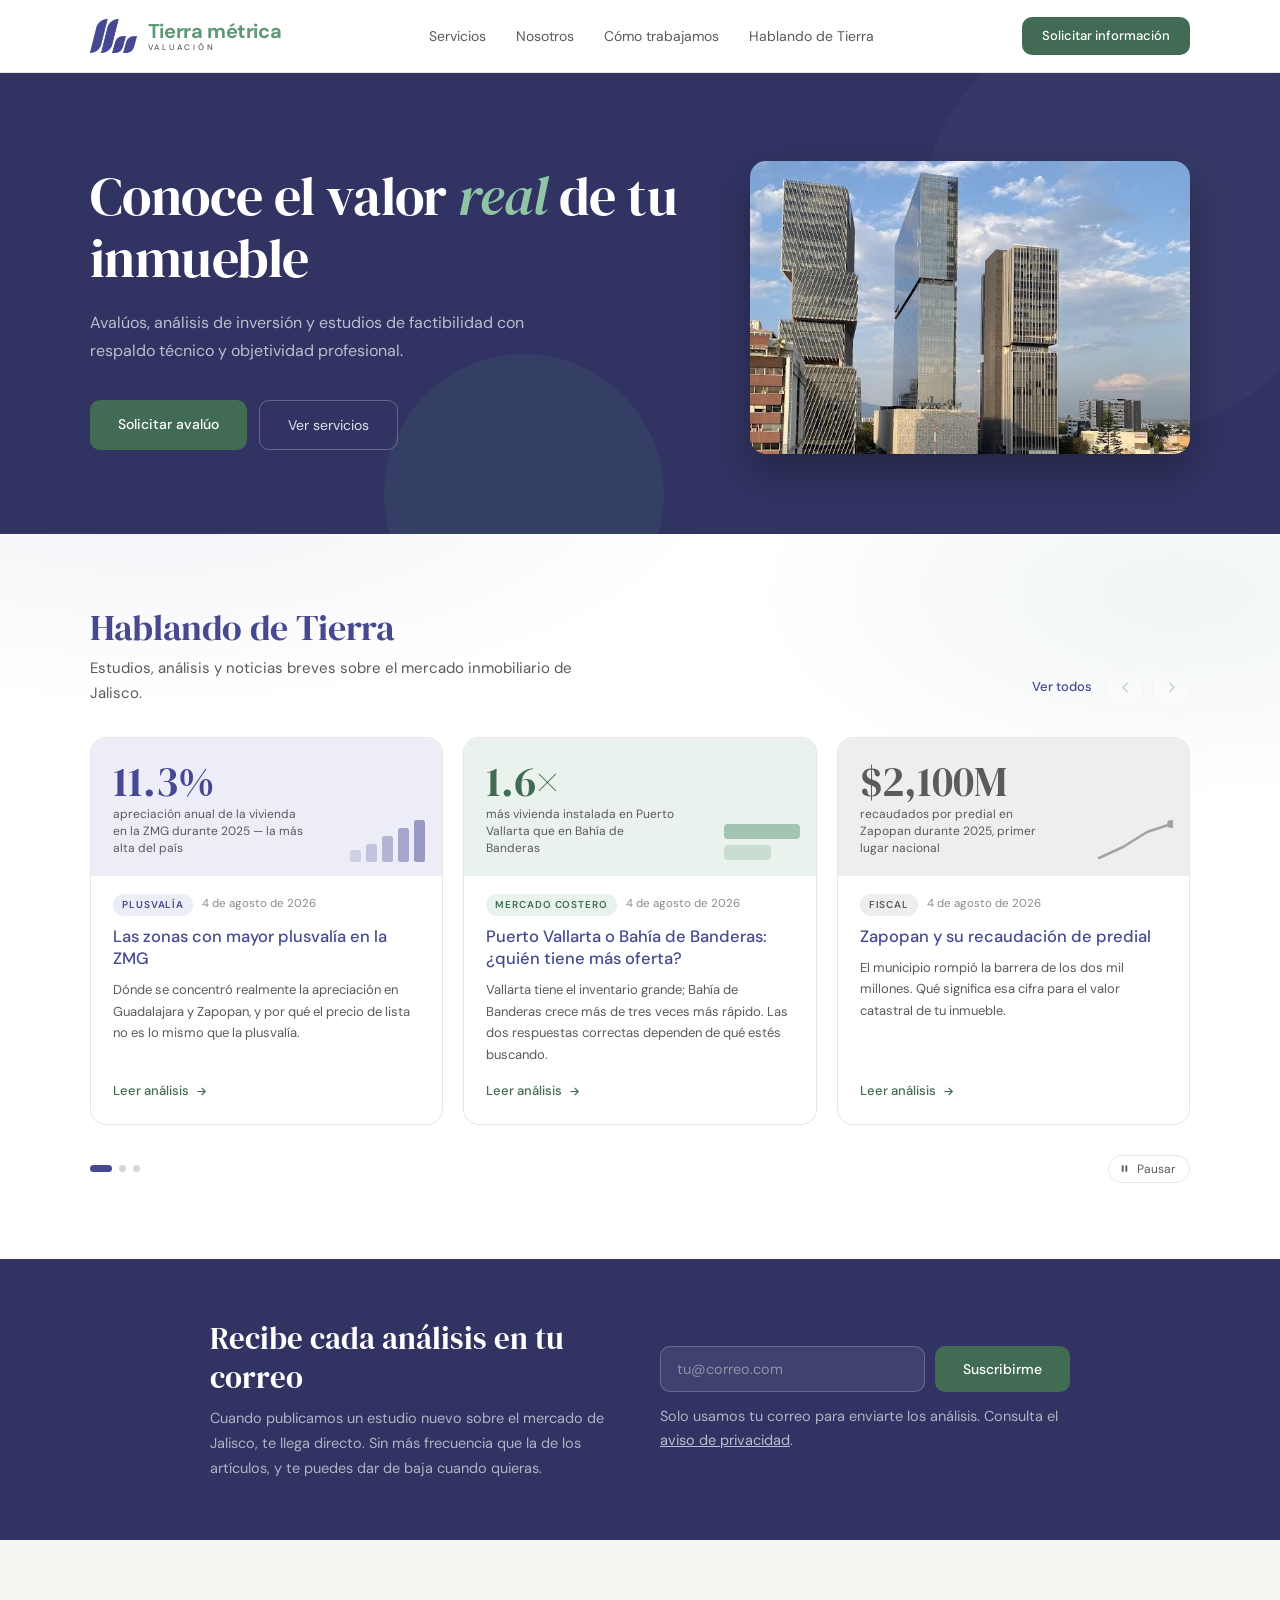
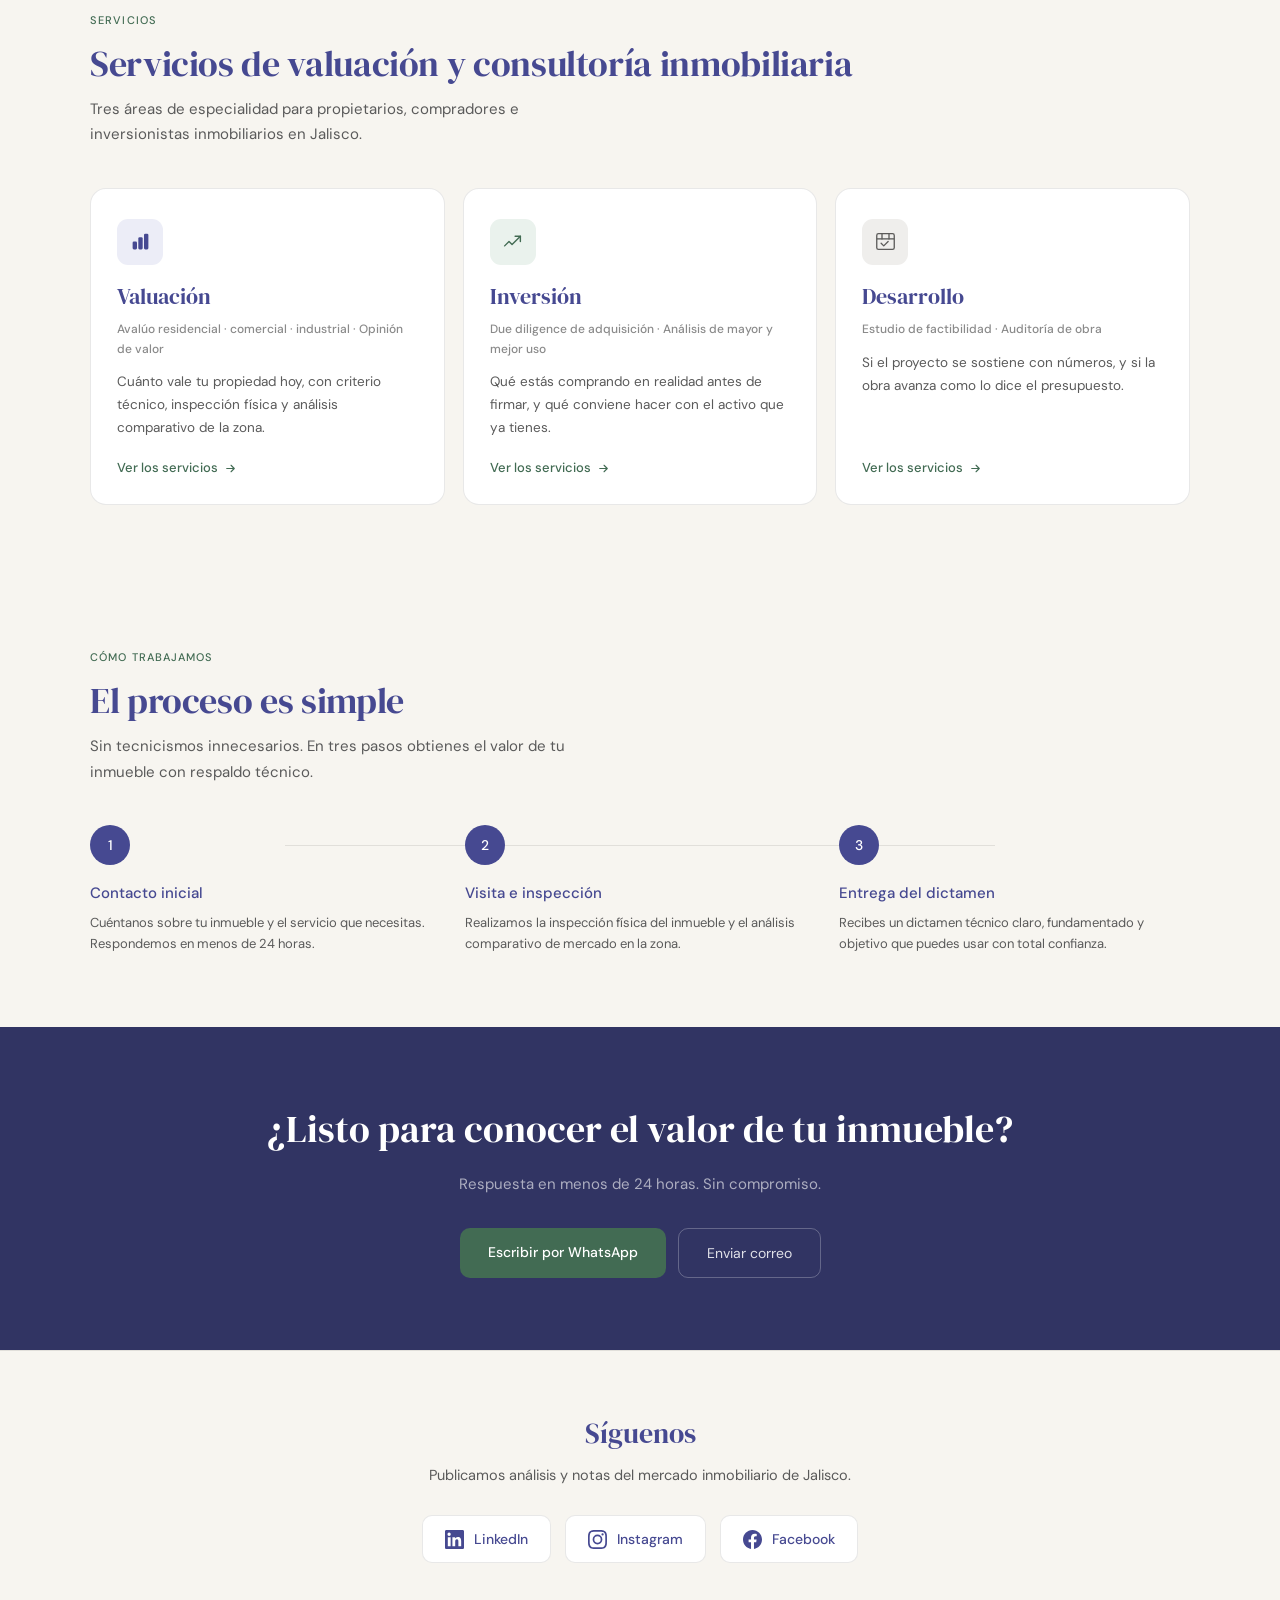
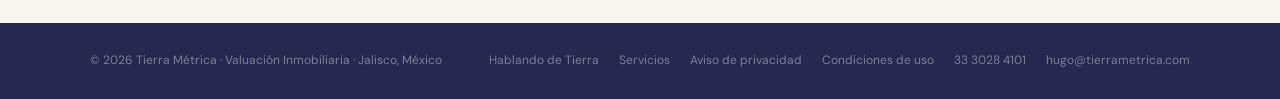
<file: index.html>
<!DOCTYPE html>
<html lang="es-MX">
<head>
<meta charset="UTF-8">
<meta name="viewport" content="width=device-width, initial-scale=1.0">
<title>Tierra Métrica — Valuación Inmobiliaria en Jalisco</title>
<meta name="description" content="Avalúos, análisis de inversión y estudios de factibilidad en Jalisco. Consultoría inmobiliaria independiente con el respaldo técnico de un Ingeniero Civil con Maestría en Valuación.">
<meta property="og:type" content="website">
<meta property="og:title" content="Tierra Métrica — Valuación Inmobiliaria en Jalisco">
<meta property="og:description" content="Conoce el valor real de tu patrimonio inmobiliario. Avalúos, análisis de inversión y factibilidad, sin conflicto de interés.">
<meta property="og:locale" content="es_MX">
<meta property="og:url" content="https://tierrametrica.com/">
<meta property="og:image" content="https://tierrametrica.com/assets/share/home.png">
<meta property="og:image:width" content="1200">
<meta property="og:image:height" content="630">
<meta name="twitter:card" content="summary_large_image">
<meta property="og:site_name" content="Tierra Métrica">
<link rel="canonical" href="https://tierrametrica.com/">
<link rel="icon" href="assets/favicon.png" type="image/png">
<link rel="preconnect" href="https://fonts.googleapis.com">
<link rel="preconnect" href="https://fonts.gstatic.com" crossorigin>
<link href="https://fonts.googleapis.com/css2?family=DM+Sans:ital,opsz,wght@0,9..40,300;0,9..40,400;0,9..40,500;0,9..40,600;0,9..40,700;1,9..40,300&family=DM+Serif+Display:ital@0;1&display=swap" rel="stylesheet">
<link rel="stylesheet" href="assets/styles.css">
<script>document.documentElement.classList.add('js');</script>

<!-- Datos estructurados. Los @id son estables y los referencian las demás
     páginas, de modo que el negocio y la persona se declaran una sola vez. -->
<script type="application/ld+json">
{
  "@context": "https://schema.org",
  "@graph": [
    {
      "@type": "ProfessionalService",
      "@id": "https://tierrametrica.com/#negocio",
      "name": "Tierra Métrica",
      "alternateName": "Tierra Métrica · Valuación Inmobiliaria",
      "url": "https://tierrametrica.com/",
      "logo": {
        "@type": "ImageObject",
        "url": "https://tierrametrica.com/assets/logo-mark.png",
        "width": 187,
        "height": 136
      },
      "image": "https://tierrametrica.com/assets/share/home.png",
      "description": "Consultoría de valuación inmobiliaria independiente en Jalisco. Avalúos, análisis de inversión y estudios de factibilidad para propietarios, compradores, inversionistas y desarrolladores, sin comisión sobre la transacción.",
      "slogan": "Conoce el valor real de tu patrimonio inmobiliario",
      "email": "hugo@tierrametrica.com",
      "telephone": "+52 33 3028 4101",
      "address": {
        "@type": "PostalAddress",
        "addressLocality": "Guadalajara",
        "addressRegion": "Jalisco",
        "addressCountry": "MX"
      },
      "areaServed": [
        { "@type": "AdministrativeArea", "name": "Jalisco" },
        { "@type": "City", "name": "Guadalajara" },
        { "@type": "City", "name": "Zapopan" },
        { "@type": "City", "name": "Puerto Vallarta" }
      ],
      "founder": { "@id": "https://tierrametrica.com/nosotros.html#hugo" },
      "sameAs": [
        "https://www.linkedin.com/company/tierra-metrica/",
        "https://www.instagram.com/tierrametrica/",
        "https://www.facebook.com/tierrametrica"
      ],
      "knowsAbout": [
        "Valuación inmobiliaria",
        "Avalúo comercial",
        "Avalúo residencial",
        "Avalúo de inmuebles industriales",
        "Avalúo de terrenos",
        "Opinión de valor",
        "Due diligence inmobiliario",
        "Análisis de mayor y mejor uso",
        "Estudio de factibilidad de proyecto inmobiliario",
        "Auditoría de obra",
        "Mercado inmobiliario de Jalisco"
      ],
      "hasOfferCatalog": {
        "@type": "OfferCatalog",
        "name": "Servicios de valuación y consultoría inmobiliaria",
        "itemListElement": [
          {
            "@type": "OfferCatalog",
            "name": "Valuación",
            "itemListElement": [
              { "@type": "Offer", "itemOffered": { "@type": "Service", "name": "Avalúo residencial" } },
              { "@type": "Offer", "itemOffered": { "@type": "Service", "name": "Avalúo comercial" } },
              { "@type": "Offer", "itemOffered": { "@type": "Service", "name": "Avalúo de inmuebles industriales" } },
              { "@type": "Offer", "itemOffered": { "@type": "Service", "name": "Avalúo de terrenos" } },
              { "@type": "Offer", "itemOffered": { "@type": "Service", "name": "Opinión de valor" } }
            ]
          },
          {
            "@type": "OfferCatalog",
            "name": "Inversión",
            "itemListElement": [
              { "@type": "Offer", "itemOffered": { "@type": "Service", "name": "Due diligence inmobiliario para adquisición" } },
              { "@type": "Offer", "itemOffered": { "@type": "Service", "name": "Análisis de mayor y mejor uso" } }
            ]
          },
          {
            "@type": "OfferCatalog",
            "name": "Desarrollo inmobiliario",
            "itemListElement": [
              { "@type": "Offer", "itemOffered": { "@type": "Service", "name": "Estudio de factibilidad de proyecto inmobiliario" } },
              { "@type": "Offer", "itemOffered": { "@type": "Service", "name": "Auditoría de obra" } }
            ]
          }
        ]
      }
    },
    {
      "@type": "Person",
      "@id": "https://tierrametrica.com/nosotros.html#hugo",
      "name": "Hugo A. Landeros Escamilla",
      "jobTitle": "Ingeniero Civil y Maestro en Valuación",
      "url": "https://tierrametrica.com/nosotros.html",
      "worksFor": { "@id": "https://tierrametrica.com/#negocio" }
    },
    {
      "@type": "WebSite",
      "@id": "https://tierrametrica.com/#sitio",
      "url": "https://tierrametrica.com/",
      "name": "Tierra Métrica",
      "description": "Valuación y consultoría inmobiliaria independiente en Jalisco.",
      "inLanguage": "es-MX",
      "publisher": { "@id": "https://tierrametrica.com/#negocio" }
    },
    {
      "@type": "WebPage",
      "@id": "https://tierrametrica.com/#pagina",
      "url": "https://tierrametrica.com/",
      "name": "Tierra Métrica — Valuación Inmobiliaria en Jalisco",
      "isPartOf": { "@id": "https://tierrametrica.com/#sitio" },
      "about": { "@id": "https://tierrametrica.com/#negocio" },
      "inLanguage": "es-MX"
    }
  ]
}
</script>
<style>
  /* ── HERO ── */
  .hero {
    background: var(--indigo-dark);
    padding: 88px 5% 80px;
    position: relative; overflow: hidden;
  }
  .hero::before {
    content: ''; position: absolute;
    top: -60px; right: -60px;
    width: 420px; height: 420px; border-radius: 50%;
    background: rgba(255,255,255,0.022); pointer-events: none;
  }
  .hero::after {
    content: ''; position: absolute;
    bottom: -100px; left: 30%;
    width: 280px; height: 280px; border-radius: 50%;
    background: rgba(94,152,119,0.10); pointer-events: none;
  }
  .hero-inner { max-width: var(--maxw); margin: 0 auto; position: relative; z-index: 1; }
  .hero-h1 {
    font-family: var(--font-display);
    font-size: clamp(36px, 5vw, 54px);
    font-weight: 400; color: var(--white);
    line-height: 1.15; max-width: 640px;
    margin-bottom: 20px; letter-spacing: -0.01em;
  }
  .hero-h1 em { font-style: italic; color: #8FC5A6; }
  /* La palabra que rota va en su propio renglón: así al cambiar de longitud
     no reacomoda la primera línea. El min-height evita el salto vertical. */
  .rotador {
    display: inline-block;
    min-height: 1.15em;
    transition: opacity .38s ease, transform .38s cubic-bezier(.2,.7,.3,1);
  }
  .rotador.saliendo { opacity: 0; transform: translateY(-14px); }
  .rotador.entrando { opacity: 0; transform: translateY(14px); }
  .hero-sub {
    font-size: 16px; color: rgba(255,255,255,0.68);
    max-width: 500px; line-height: 1.7; margin-bottom: 36px;
  }
  .hero-btns { display: flex; gap: 12px; flex-wrap: wrap; }

  /* ── Foto del hero ──
     Mismo tratamiento que .cat-foto en servicios.html (3:2, radio grande,
     sombra), con la sombra oscurecida porque aquí el fondo es índigo.
     El recorte a 3:2 se hace en el archivo. */
  .hero-grid {
    display: grid;
    grid-template-columns: minmax(0, 1fr) minmax(280px, 440px);
    gap: 56px; align-items: center;
  }
  .hero-foto { margin: 0; }
  .hero-foto img {
    display: block; width: 100%; height: auto;
    aspect-ratio: 3 / 2; object-fit: cover;
    border-radius: var(--radius-lg);
    box-shadow: 0 18px 44px rgba(0,0,0,0.30);
  }

  /* ══ ANÁLISIS ══ */
  .analisis {
    padding: 72px 5% 76px;
    background:
      radial-gradient(900px 380px at 12% -10%, rgba(70,73,145,0.07), transparent 65%),
      radial-gradient(700px 340px at 92% 8%, rgba(94,152,119,0.09), transparent 62%),
      var(--white);
  }
  .analisis-head {
    display: flex; align-items: flex-end;
    justify-content: space-between; gap: 24px;
    margin-bottom: 30px; flex-wrap: wrap;
  }
  .analisis-head .section-title { margin-bottom: 6px; }
  .analisis-head .section-sub { margin-bottom: 0; }

  .car-controls { display: flex; align-items: center; gap: 8px; }
  .car-all {
    font-size: 13px; font-weight: 500; color: var(--indigo);
    text-decoration: none; margin-right: 6px; white-space: nowrap;
  }
  .car-all:hover { text-decoration: underline; }
  .car-btn {
    width: 38px; height: 38px; border-radius: 50%;
    border: 1px solid var(--border); background: var(--white);
    color: var(--indigo); cursor: pointer;
    display: flex; align-items: center; justify-content: center;
    transition: background .2s, border-color .2s, opacity .2s;
  }
  .car-btn:hover:not(:disabled) { background: var(--indigo-tint); border-color: var(--indigo); }
  .car-btn:disabled { opacity: .3; cursor: default; }

  .car-track {
    display: grid;
    grid-auto-flow: column;
    grid-auto-columns: minmax(290px, 1fr);
    gap: 20px;
    overflow-x: auto;
    scroll-snap-type: x mandatory;
    scroll-behavior: smooth;
    padding: 4px 4px 8px;
    margin: -4px -4px 0;
    scrollbar-width: none;
  }
  .car-track::-webkit-scrollbar { display: none; }

  /* Indicadores y control de reproducción */
  .car-foot {
    display: flex; align-items: center; gap: 14px;
    margin-top: 22px;
  }
  .car-dots { display: flex; gap: 7px; }
  .car-dot {
    width: 7px; height: 7px; padding: 0;
    border-radius: 50%; border: none;
    background: rgba(0,0,0,0.16); cursor: pointer;
    transition: background .25s, width .25s, border-radius .25s;
  }
  .car-dot[aria-current="true"] { background: var(--indigo); width: 22px; border-radius: 4px; }
  .car-play {
    display: inline-flex; align-items: center; gap: 7px;
    background: transparent; border: 1px solid var(--border);
    border-radius: 20px; padding: 5px 13px 5px 10px;
    font-family: var(--font-body); font-size: 12px; color: var(--text-muted);
    cursor: pointer; margin-left: auto; transition: border-color .2s, color .2s;
  }
  .car-play:hover { border-color: var(--indigo); color: var(--indigo); }

  /* ── Tarjeta de artículo ── */
  .post-card {
    scroll-snap-align: start;
    background: var(--white);
    border: 1px solid var(--border);
    border-radius: var(--radius-lg);
    overflow: hidden;
    display: flex; flex-direction: column;
    text-decoration: none; color: inherit;
    position: relative;
    transition: transform .28s cubic-bezier(.2,.7,.3,1), box-shadow .28s, border-color .28s;
  }
  .post-card::after {
    content: ''; position: absolute; inset: 0;
    border-radius: var(--radius-lg); pointer-events: none;
    box-shadow: inset 0 0 0 2px transparent; transition: box-shadow .28s;
  }
  .post-card:hover, .post-card:focus-visible {
    transform: translateY(-6px);
    box-shadow: 0 18px 44px rgba(70,73,145,0.16);
    border-color: transparent;
  }
  .post-card:hover::after { box-shadow: inset 0 0 0 2px var(--indigo-tint); }

  /* Entrada escalonada al aparecer en pantalla.
     Va bajo .js a propósito: si el script no carga, las tarjetas se ven
     igual en lugar de quedarse invisibles para siempre. */
  .js .reveal { opacity: 0; transform: translateY(18px); }
  .js .reveal.visible {
    opacity: 1; transform: none;
    transition: opacity .55s ease, transform .55s cubic-bezier(.2,.7,.3,1);
  }

  .post-figure {
    padding: 22px 22px 18px;
    display: flex; flex-direction: column; gap: 4px;
    position: relative; overflow: hidden;
  }
  .post-figure.f-indigo { background: var(--indigo-tint); }
  .post-figure.f-green  { background: var(--green-tint); }
  .post-figure.f-slate  { background: var(--slate-tint); }

  /* Miniatura del gráfico: se anima al pasar el cursor */
  .post-spark {
    position: absolute; right: 16px; bottom: 14px;
    opacity: .5; transition: opacity .3s, transform .35s cubic-bezier(.2,.7,.3,1);
    transform-origin: bottom right;
  }
  .post-card:hover .post-spark { opacity: .95; transform: scale(1.08); }
  .post-spark rect, .post-spark path { transition: none; }

  .post-stat {
    font-family: var(--font-display);
    font-size: 42px; line-height: 1; position: relative; z-index: 1;
  }
  .f-indigo .post-stat { color: var(--indigo); }
  .f-green  .post-stat { color: var(--green-dark); }
  .f-slate  .post-stat { color: var(--slate); }
  .post-stat-label {
    font-size: 12px; color: var(--text-muted);
    line-height: 1.45; max-width: 190px; position: relative; z-index: 1;
  }

  .post-body { padding: 18px 22px 22px; display: flex; flex-direction: column; flex: 1; }
  .post-meta {
    display: flex; align-items: center; gap: 9px;
    margin-bottom: 10px; flex-wrap: wrap;
  }
  .post-tag {
    font-size: 10px; font-weight: 600;
    text-transform: uppercase; letter-spacing: 0.09em;
    padding: 3px 9px; border-radius: 20px;
  }
  .f-indigo ~ .post-body .post-tag { background: var(--indigo-tint); color: var(--indigo); }
  .f-green  ~ .post-body .post-tag { background: var(--green-tint);  color: var(--green-dark); }
  .f-slate  ~ .post-body .post-tag { background: var(--slate-tint);  color: var(--slate); }
  .post-fecha { font-size: 11.5px; color: var(--text-faint); }
  .post-title {
    font-size: 16.5px; font-weight: 500; color: var(--indigo);
    line-height: 1.35; margin-bottom: 9px;
  }
  .post-excerpt {
    font-size: 13px; color: var(--text-muted);
    line-height: 1.65; flex: 1; margin-bottom: 16px;
  }
  .post-more {
    font-size: 13px; font-weight: 500; color: var(--green-dark);
    display: inline-flex; align-items: center; gap: 6px;
    transition: gap .25s;
  }
  .post-card:hover .post-more { gap: 11px; }

  /* Los estilos de la sección de suscripción viven en assets/styles.css,
     porque también los usa «Hablando de Tierra». */

  /* ── SERVICIOS ── */
  .services-bg { background: var(--cream); }
  /* Tres fichas, una por categoría. Cortes explícitos: 3 en línea o 1. */
  .services-grid {
    display: grid;
    grid-template-columns: repeat(3, 1fr);
    gap: 18px;
  }
  @media (max-width: 820px) { .services-grid { grid-template-columns: 1fr; } }

  .svc-card {
    background: var(--white);
    border: 1px solid var(--border);
    border-radius: var(--radius-lg);
    padding: 30px 26px 26px;
    display: flex; flex-direction: column;
    text-decoration: none; color: inherit;
    transition: transform .2s, box-shadow .2s, border-color .2s;
  }
  .svc-card:hover, .svc-card:focus-visible {
    transform: translateY(-4px);
    box-shadow: 0 12px 34px rgba(70,73,145,0.13);
  }
  .svc-icon {
    width: 46px; height: 46px; border-radius: 11px;
    display: flex; align-items: center; justify-content: center;
    margin-bottom: 18px;
  }
  .svc-name {
    font-family: var(--font-display); font-weight: 400;
    font-size: 22px; color: var(--indigo);
    margin-bottom: 10px; line-height: 1.25;
  }
  /* Qué incluye la categoría, en una línea */
  .svc-lista {
    font-size: 12px; font-weight: 500; color: var(--text-faint);
    line-height: 1.6; margin-bottom: 12px;
  }
  .svc-desc { font-size: 13.5px; color: var(--text-muted); line-height: 1.7; flex: 1; margin-bottom: 18px; }
  .svc-mas {
    font-size: 13px; font-weight: 500; color: var(--green-dark);
    display: inline-flex; align-items: center; gap: 6px;
    margin-top: auto; transition: gap .25s;
  }
  .svc-card:hover .svc-mas { gap: 11px; }

  /* ── PROCESO ── */
  .proceso-bg { background: var(--cream); }
  .steps-row { display: grid; grid-template-columns: repeat(3, 1fr); gap: 24px; position: relative; }
  .steps-row::before {
    content: ''; position: absolute;
    top: 20px; left: calc(16.6% + 12px); right: calc(16.6% + 12px);
    height: 1px; background: var(--border); pointer-events: none;
  }
  .step-circle {
    width: 40px; height: 40px; border-radius: 50%;
    background: var(--indigo); color: var(--white);
    font-size: 14px; font-weight: 500;
    display: flex; align-items: center; justify-content: center;
    margin-bottom: 16px; position: relative; z-index: 1;
  }
  .step-name { font-size: 15px; font-weight: 500; color: var(--indigo); margin-bottom: 8px; }
  .step-desc { font-size: 13px; color: var(--text-muted); line-height: 1.6; }

  /* ══ REDES ══ */
  .redes { padding: 60px 5%; background: var(--cream); border-top: 1px solid var(--border); }
  .redes-inner { max-width: var(--maxw); margin: 0 auto; text-align: center; }
  .redes h2 {
    font-family: var(--font-display); font-weight: 400;
    font-size: clamp(22px, 2.8vw, 28px); color: var(--indigo); margin-bottom: 8px;
  }
  .redes p { font-size: 14.5px; color: var(--text-muted); margin-bottom: 28px; }
  .redes-links { display: flex; gap: 14px; justify-content: center; flex-wrap: wrap; }
  .red {
    display: inline-flex; align-items: center; gap: 10px;
    padding: 12px 22px; border-radius: var(--radius);
    background: var(--white); border: 1px solid var(--border);
    color: var(--indigo); text-decoration: none;
    font-size: 14px; font-weight: 500;
    transition: transform .2s, box-shadow .2s, color .2s, border-color .2s;
  }
  .red:hover { transform: translateY(-3px); box-shadow: 0 10px 26px rgba(70,73,145,0.12); }
  .red svg { flex-shrink: 0; }
  .red-li:hover { color: #0A66C2; border-color: #0A66C2; }
  .red-fb:hover { color: #1877F2; border-color: #1877F2; }
  .red-ig:hover { color: #C13584; border-color: #C13584; }

  /* ── RESPONSIVE ── */
  /* En móvil "Conoce el valor real de tu" no cabía a 36px (402px de texto
     contra 338px disponibles), así que "tu" quedaba solo en un renglón.
     Al escalar con vw, la frase y la palabra que rota crecen a la par que
     la pantalla y siempre entran completas. */
  @media (max-width: 900px) {
    .hero-grid { grid-template-columns: 1fr; gap: 40px; }
    .hero-foto { max-width: 460px; }
  }
  @media (max-width: 640px) {
    .hero-h1 { font-size: clamp(25px, 7.4vw, 34px); }
    .hero-sub { font-size: 15px; }
  }

  @media (max-width: 768px) {
    .steps-row { grid-template-columns: 1fr; }
    .steps-row::before { display: none; }
    .car-track { grid-auto-columns: 84%; }
    .car-controls .car-btn { display: none; }
  }

  /* Quien prefiere menos movimiento no recibe ni animaciones ni avance solo */
  @media (prefers-reduced-motion: reduce) {
    .js .reveal, .js .reveal.visible { opacity: 1; transform: none; transition: none; }
    .post-card, .post-spark, .svc-card, .red { transition: none; }
    .rotador, .rotador.saliendo, .rotador.entrando { opacity: 1; transform: none; transition: none; }
    .car-track { scroll-behavior: auto; }
  }
</style>
</head>
<body>

<!-- NAV -->
<header class="nav">
  <div class="nav-inner">
    <a href="index.html" class="nav-logo" aria-label="Tierra Métrica — inicio">
      <img src="assets/logo-mark.png" alt="" width="47" height="34" class="logo-mark">
      <span class="logo-text">
        <span class="logo-name">Tierra métrica</span>
        <span class="logo-sub">Valuación</span>
      </span>
    </a>
    <button class="nav-toggle" id="navToggle" aria-expanded="false" aria-controls="navLinks" aria-label="Abrir menú">
      <span></span>
    </button>
    <ul class="nav-links" id="navLinks">
      <li><a href="servicios.html">Servicios</a></li>
      <li><a href="nosotros.html">Nosotros</a></li>
      <li><a href="#proceso">Cómo trabajamos</a></li>
      <li><a href="blog/index.html">Hablando de Tierra</a></li>
    </ul>
    <a href="https://wa.me/523330284101?text=Hola%2C%20me%20gustar%C3%ADa%20recibir%20informaci%C3%B3n%20sobre%20sus%20servicios." class="nav-cta">Solicitar información</a>
  </div>
</header>

<!-- HERO -->
<section class="hero">
  <div class="hero-inner hero-grid">
    <div>
    <h1 class="hero-h1">Conoce el valor <em>real</em> de tu<br>
      <span class="rotador" id="rotador">inmueble</span>
    </h1>
    <p class="hero-sub">Avalúos, análisis de inversión y estudios de factibilidad con respaldo técnico y objetividad profesional.</p>
    <div class="hero-btns">
      <a href="https://wa.me/523330284101?text=Hola%2C%20me%20interesa%20un%20aval%C3%BAo%20de%20mi%20inmueble." class="btn-primary">Solicitar avalúo</a>
      <a href="servicios.html" class="btn-outline">Ver servicios</a>
    </div>
    </div>
    <figure class="hero-foto">
      <img src="assets/fotos/inicio.jpg" width="624" height="416" fetchpriority="high" decoding="async"
           alt="Torres de usos mixtos en Guadalajara, Jalisco, rodeadas de edificios de menor altura y arbolado urbano bajo un cielo despejado.">
    </figure>
  </div>
</section>

<!-- ANÁLISIS -->
<section class="analisis" id="analisis" aria-labelledby="analisis-h">
  <div class="section-inner">
    <div class="analisis-head">
      <div>
        <h2 class="section-title" id="analisis-h">Hablando de Tierra</h2>
        <p class="section-sub">Estudios, análisis y noticias breves sobre el mercado inmobiliario de Jalisco.</p>
      </div>
      <div class="car-controls">
        <a href="blog/index.html" class="car-all">Ver todos</a>
        <button class="car-btn" id="carPrev" aria-label="Análisis anterior" aria-controls="blogTrack">
          <svg width="15" height="15" viewBox="0 0 24 24" fill="none" aria-hidden="true"><path d="M15 5l-7 7 7 7" stroke="currentColor" stroke-width="2" stroke-linecap="round" stroke-linejoin="round"/></svg>
        </button>
        <button class="car-btn" id="carNext" aria-label="Siguiente análisis" aria-controls="blogTrack">
          <svg width="15" height="15" viewBox="0 0 24 24" fill="none" aria-hidden="true"><path d="M9 5l7 7-7 7" stroke="currentColor" stroke-width="2" stroke-linecap="round" stroke-linejoin="round"/></svg>
        </button>
      </div>
    </div>

    <div class="car-track" id="blogTrack" tabindex="0" role="group" aria-label="Artículos de análisis, desliza horizontalmente">

      <a class="post-card reveal" href="blog/zonas-plusvalia-zmg.html">
        <div class="post-figure f-indigo">
          <span class="post-stat">11.3%</span>
          <span class="post-stat-label">apreciación anual de la vivienda en la ZMG durante 2025 — la más alta del país</span>
          <svg class="post-spark" width="76" height="42" viewBox="0 0 76 42" aria-hidden="true">
            <rect x="0"  y="30" width="11" height="12" rx="2.5" fill="#464991" opacity=".35"/>
            <rect x="16" y="24" width="11" height="18" rx="2.5" fill="#464991" opacity=".5"/>
            <rect x="32" y="16" width="11" height="26" rx="2.5" fill="#464991" opacity=".68"/>
            <rect x="48" y="8"  width="11" height="34" rx="2.5" fill="#464991" opacity=".84"/>
            <rect x="64" y="0"  width="11" height="42" rx="2.5" fill="#464991"/>
          </svg>
        </div>
        <div class="post-body">
          <div class="post-meta">
            <span class="post-tag">Plusvalía</span>
            <time class="post-fecha" datetime="2026-08-04">4 de agosto de 2026</time>
          </div>
          <p class="post-title">Las zonas con mayor plusvalía en la ZMG</p>
          <p class="post-excerpt">Dónde se concentró realmente la apreciación en Guadalajara y Zapopan, y por qué el precio de lista no es lo mismo que la plusvalía.</p>
          <span class="post-more">Leer análisis
            <svg width="13" height="13" viewBox="0 0 24 24" fill="none" aria-hidden="true"><path d="M5 12h13M13 6l6 6-6 6" stroke="currentColor" stroke-width="2" stroke-linecap="round" stroke-linejoin="round"/></svg>
          </span>
        </div>
      </a>

      <a class="post-card reveal" href="blog/puerto-vallarta-vs-bahia-banderas.html">
        <div class="post-figure f-green">
          <span class="post-stat">1.6×</span>
          <span class="post-stat-label">más vivienda instalada en Puerto Vallarta que en Bahía de Banderas</span>
          <svg class="post-spark" width="76" height="42" viewBox="0 0 76 42" aria-hidden="true">
            <rect x="0" y="4"  width="76" height="15" rx="4" fill="#5E9877"/>
            <rect x="0" y="25" width="47" height="15" rx="4" fill="#5E9877" opacity=".45"/>
          </svg>
        </div>
        <div class="post-body">
          <div class="post-meta">
            <span class="post-tag">Mercado costero</span>
            <time class="post-fecha" datetime="2026-08-04">4 de agosto de 2026</time>
          </div>
          <p class="post-title">Puerto Vallarta o Bahía de Banderas: ¿quién tiene más oferta?</p>
          <p class="post-excerpt">Vallarta tiene el inventario grande; Bahía de Banderas crece más de tres veces más rápido. Las dos respuestas correctas dependen de qué estés buscando.</p>
          <span class="post-more">Leer análisis
            <svg width="13" height="13" viewBox="0 0 24 24" fill="none" aria-hidden="true"><path d="M5 12h13M13 6l6 6-6 6" stroke="currentColor" stroke-width="2" stroke-linecap="round" stroke-linejoin="round"/></svg>
          </span>
        </div>
      </a>

      <a class="post-card reveal" href="blog/zapopan-predial.html">
        <div class="post-figure f-slate">
          <span class="post-stat">$2,100M</span>
          <span class="post-stat-label">recaudados por predial en Zapopan durante 2025, primer lugar nacional</span>
          <svg class="post-spark" width="76" height="42" viewBox="0 0 76 42" aria-hidden="true">
            <path d="M2 38 L26 27 L50 12 L74 4" stroke="#5C5B5A" stroke-width="2.5" fill="none" stroke-linecap="round" stroke-linejoin="round"/>
            <circle cx="74" cy="4" r="4" fill="#5C5B5A"/>
          </svg>
        </div>
        <div class="post-body">
          <div class="post-meta">
            <span class="post-tag">Fiscal</span>
            <time class="post-fecha" datetime="2026-08-04">4 de agosto de 2026</time>
          </div>
          <p class="post-title">Zapopan y su recaudación de predial</p>
          <p class="post-excerpt">El municipio rompió la barrera de los dos mil millones. Qué significa esa cifra para el valor catastral de tu inmueble.</p>
          <span class="post-more">Leer análisis
            <svg width="13" height="13" viewBox="0 0 24 24" fill="none" aria-hidden="true"><path d="M5 12h13M13 6l6 6-6 6" stroke="currentColor" stroke-width="2" stroke-linecap="round" stroke-linejoin="round"/></svg>
          </span>
        </div>
      </a>

    </div>

    <div class="car-foot">
      <div class="car-dots" id="carDots" role="tablist" aria-label="Ir a un análisis"></div>
      <button class="car-play" id="carPlay" aria-label="Pausar el avance automático">
        <svg width="11" height="11" viewBox="0 0 24 24" fill="currentColor" aria-hidden="true" id="carPlayIcon">
          <rect x="6" y="5" width="4" height="14" rx="1"/><rect x="14" y="5" width="4" height="14" rx="1"/>
        </svg>
        <span id="carPlayTxt">Pausar</span>
      </button>
    </div>
  </div>
</section>

<!-- SUSCRIPCIÓN -->
<section class="suscribe" aria-labelledby="suscribe-h">
  <div class="suscribe-inner">
    <div>
      <h2 id="suscribe-h">Recibe cada análisis en tu correo</h2>
      <p>Cuando publicamos un estudio nuevo sobre el mercado de Jalisco, te llega directo. Sin más frecuencia que la de los artículos, y te puedes dar de baja cuando quieras.</p>
    </div>
    <div>
      <form name="suscripcion" method="POST" data-netlify="true" data-netlify-honeypot="bot-field" action="/gracias.html" class="suscribe-form">
        <input type="hidden" name="form-name" value="suscripcion">
        <p class="oculto">
          <label>No llenes este campo si eres humano: <input name="bot-field"></label>
        </p>
        <label for="correo" class="oculto">Tu correo electrónico</label>
        <input type="email" id="correo" name="correo" required placeholder="tu@correo.com" autocomplete="email">
        <button type="submit" class="btn-primary">Suscribirme</button>
      </form>
      <p class="suscribe-nota">Solo usamos tu correo para enviarte los análisis. Consulta el <a href="aviso-privacidad.html">aviso de privacidad</a>.</p>
    </div>
  </div>
</section>

<!-- SERVICIOS -->
<section class="section services-bg" id="servicios">
  <div class="section-inner">
    <p class="section-eyebrow">Servicios</p>
    <h2 class="section-title">Servicios de valuación y consultoría inmobiliaria</h2>
    <p class="section-sub">Tres áreas de especialidad para propietarios, compradores e inversionistas inmobiliarios en Jalisco.</p>
    <div class="services-grid">
      <a class="svc-card" href="servicios.html#valuacion">
        <div class="svc-icon" style="background:var(--indigo-tint);">
          <svg width="21" height="21" viewBox="0 0 24 24" fill="none" aria-hidden="true"><rect x="3" y="12" width="5" height="9" rx="1.5" fill="#464991"/><rect x="9.5" y="7" width="5" height="14" rx="1.5" fill="#464991"/><rect x="16" y="3" width="5" height="18" rx="1.5" fill="#464991"/></svg>
        </div>
        <p class="svc-name">Valuación</p>
        <p class="svc-lista">Avalúo residencial · comercial · industrial · Opinión de valor</p>
        <p class="svc-desc">Cuánto vale tu propiedad hoy, con criterio técnico, inspección física y análisis comparativo de la zona.</p>
        <span class="svc-mas">Ver los servicios
          <svg width="13" height="13" viewBox="0 0 24 24" fill="none" aria-hidden="true"><path d="M5 12h13M13 6l6 6-6 6" stroke="currentColor" stroke-width="2" stroke-linecap="round" stroke-linejoin="round"/></svg>
        </span>
      </a>

      <a class="svc-card" href="servicios.html#inversion">
        <div class="svc-icon" style="background:var(--green-tint);">
          <svg width="21" height="21" viewBox="0 0 24 24" fill="none" aria-hidden="true"><path d="M3 17l5-5 3.5 3.5L21 6" stroke="#426B53" stroke-width="1.6" stroke-linecap="round" stroke-linejoin="round"/><path d="M15 6h6v6" stroke="#426B53" stroke-width="1.6" stroke-linecap="round" stroke-linejoin="round"/></svg>
        </div>
        <p class="svc-name">Inversión</p>
        <p class="svc-lista">Due diligence de adquisición · Análisis de mayor y mejor uso</p>
        <p class="svc-desc">Qué estás comprando en realidad antes de firmar, y qué conviene hacer con el activo que ya tienes.</p>
        <span class="svc-mas">Ver los servicios
          <svg width="13" height="13" viewBox="0 0 24 24" fill="none" aria-hidden="true"><path d="M5 12h13M13 6l6 6-6 6" stroke="currentColor" stroke-width="2" stroke-linecap="round" stroke-linejoin="round"/></svg>
        </span>
      </a>

      <a class="svc-card" href="servicios.html#desarrollo">
        <div class="svc-icon" style="background:var(--slate-tint);">
          <svg width="21" height="21" viewBox="0 0 24 24" fill="none" aria-hidden="true"><rect x="2" y="3" width="20" height="18" rx="2" stroke="#5C5B5A" stroke-width="1.5" fill="none"/><path d="M2 9h20" stroke="#5C5B5A" stroke-width="1.5"/><path d="M8 3v6M16 3v6" stroke="#5C5B5A" stroke-width="1.5" stroke-linecap="round"/><path d="M7 14l3 3 5-5" stroke="#5C5B5A" stroke-width="1.5" stroke-linecap="round" stroke-linejoin="round"/></svg>
        </div>
        <p class="svc-name">Desarrollo</p>
        <p class="svc-lista">Estudio de factibilidad · Auditoría de obra</p>
        <p class="svc-desc">Si el proyecto se sostiene con números, y si la obra avanza como lo dice el presupuesto.</p>
        <span class="svc-mas">Ver los servicios
          <svg width="13" height="13" viewBox="0 0 24 24" fill="none" aria-hidden="true"><path d="M5 12h13M13 6l6 6-6 6" stroke="currentColor" stroke-width="2" stroke-linecap="round" stroke-linejoin="round"/></svg>
        </span>
      </a>
    </div>
  </div>
</section>

<!-- PROCESO -->
<section class="section proceso-bg" id="proceso">
  <div class="section-inner">
    <p class="section-eyebrow">Cómo trabajamos</p>
    <h2 class="section-title">El proceso es simple</h2>
    <p class="section-sub">Sin tecnicismos innecesarios. En tres pasos obtienes el valor de tu inmueble con respaldo técnico.</p>
    <div class="steps-row">
      <div class="step">
        <div class="step-circle">1</div>
        <p class="step-name">Contacto inicial</p>
        <p class="step-desc">Cuéntanos sobre tu inmueble y el servicio que necesitas. Respondemos en menos de 24 horas.</p>
      </div>
      <div class="step">
        <div class="step-circle">2</div>
        <p class="step-name">Visita e inspección</p>
        <p class="step-desc">Realizamos la inspección física del inmueble y el análisis comparativo de mercado en la zona.</p>
      </div>
      <div class="step">
        <div class="step-circle">3</div>
        <p class="step-name">Entrega del dictamen</p>
        <p class="step-desc">Recibes un dictamen técnico claro, fundamentado y objetivo que puedes usar con total confianza.</p>
      </div>
    </div>
  </div>
</section>

<!-- CTA FINAL -->
<section class="section cta-section" id="contacto">
  <div class="section-inner">
    <h2 class="cta-h">¿Listo para conocer el valor de tu inmueble?</h2>
    <p class="cta-sub">Respuesta en menos de 24 horas. Sin compromiso.</p>
    <div class="cta-btns">
      <a href="https://wa.me/523330284101?text=Hola%2C%20me%20interesa%20un%20aval%C3%BAo%20de%20mi%20inmueble." class="btn-primary">Escribir por WhatsApp</a>
      <a href="mailto:hugo@tierrametrica.com" class="btn-outline">Enviar correo</a>
    </div>
  </div>
</section>

<!-- REDES -->
<section class="redes" aria-labelledby="redes-h">
  <div class="redes-inner">
    <h2 id="redes-h">Síguenos</h2>
    <p>Publicamos análisis y notas del mercado inmobiliario de Jalisco.</p>
    <div class="redes-links">
      <a href="https://www.linkedin.com/company/tierra-metrica/" class="red red-li" target="_blank" rel="noopener">
        <svg width="19" height="19" viewBox="0 0 24 24" fill="currentColor" aria-hidden="true">
          <path d="M20.45 20.45h-3.56v-5.57c0-1.33-.03-3.04-1.85-3.04-1.86 0-2.14 1.44-2.14 2.94v5.67H9.35V9h3.41v1.56h.05c.47-.9 1.63-1.85 3.36-1.85 3.59 0 4.26 2.37 4.26 5.45v6.29zM5.34 7.43a2.07 2.07 0 1 1 0-4.13 2.07 2.07 0 0 1 0 4.13zm1.78 13.02H3.55V9h3.57v11.45zM22.22 0H1.77C.79 0 0 .77 0 1.72v20.56C0 23.23.79 24 1.77 24h20.45c.98 0 1.78-.77 1.78-1.72V1.72C24 .77 23.2 0 22.22 0z"/>
        </svg>
        LinkedIn
      </a>

      <a href="https://www.instagram.com/tierrametrica/" class="red red-ig" target="_blank" rel="noopener">
        <svg width="19" height="19" viewBox="0 0 24 24" fill="currentColor" aria-hidden="true">
          <path d="M12 2.16c3.2 0 3.58.01 4.85.07 1.17.05 1.8.25 2.23.41.56.22.96.48 1.38.9.42.42.68.82.9 1.38.16.43.36 1.06.41 2.23.06 1.27.07 1.65.07 4.85s-.01 3.58-.07 4.85c-.05 1.17-.25 1.8-.41 2.23-.22.56-.48.96-.9 1.38-.42.42-.82.68-1.38.9-.43.16-1.06.36-2.23.41-1.27.06-1.65.07-4.85.07s-3.58-.01-4.85-.07c-1.17-.05-1.8-.25-2.23-.41-.56-.22-.96-.48-1.38-.9-.42-.42-.68-.82-.9-1.38-.16-.43-.36-1.06-.41-2.23C2.17 15.58 2.16 15.2 2.16 12s.01-3.58.07-4.85c.05-1.17.25-1.8.41-2.23.22-.56.48-.96.9-1.38.42-.42.82-.68 1.38-.9.43-.16 1.06-.36 2.23-.41C8.42 2.17 8.8 2.16 12 2.16M12 0C8.74 0 8.33.01 7.05.07 5.78.13 4.9.33 4.14.63c-.79.31-1.46.72-2.12 1.38C1.36 2.68.95 3.35.63 4.14.33 4.9.13 5.78.07 7.05.01 8.33 0 8.74 0 12s.01 3.67.07 4.95c.06 1.27.26 2.15.56 2.91.31.79.72 1.46 1.38 2.12.66.66 1.33 1.07 2.12 1.38.76.3 1.64.5 2.91.56C8.33 23.99 8.74 24 12 24s3.67-.01 4.95-.07c1.27-.06 2.15-.26 2.91-.56.79-.31 1.46-.72 2.12-1.38.66-.66 1.07-1.33 1.38-2.12.3-.76.5-1.64.56-2.91.06-1.28.07-1.69.07-4.95s-.01-3.67-.07-4.95c-.06-1.27-.26-2.15-.56-2.91-.31-.79-.72-1.46-1.38-2.12C21.32 1.36 20.65.95 19.86.63c-.76-.3-1.64-.5-2.91-.56C15.67.01 15.26 0 12 0z"/>
          <path d="M12 5.84A6.16 6.16 0 1 0 18.16 12 6.16 6.16 0 0 0 12 5.84zm0 10.16A4 4 0 1 1 16 12a4 4 0 0 1-4 4z"/>
          <circle cx="18.41" cy="5.59" r="1.44"/>
        </svg>
        Instagram
      </a>

      <a href="https://www.facebook.com/tierrametrica" class="red red-fb" target="_blank" rel="noopener">
        <svg width="19" height="19" viewBox="0 0 24 24" fill="currentColor" aria-hidden="true">
          <path d="M24 12.07C24 5.4 18.63 0 12 0S0 5.4 0 12.07C0 18.1 4.39 23.09 10.13 24v-8.44H7.08v-3.49h3.05V9.41c0-3.02 1.79-4.69 4.53-4.69 1.31 0 2.68.24 2.68.24v2.96h-1.51c-1.49 0-1.96.93-1.96 1.89v2.26h3.33l-.53 3.49h-2.8V24C19.61 23.09 24 18.1 24 12.07z"/>
        </svg>
        Facebook
      </a>
    </div>
  </div>
</section>

<!-- FOOTER -->
<footer class="footer">
  <div class="footer-inner">
    <span class="footer-copy">© 2026 Tierra Métrica · Valuación Inmobiliaria · Jalisco, México</span>
    <div class="footer-links">
      <a href="blog/index.html">Hablando de Tierra</a>
      <a href="servicios.html">Servicios</a>
      <a href="aviso-privacidad.html">Aviso de privacidad</a>
      <a href="condiciones-uso.html">Condiciones de uso</a>
      <a href="tel:+523330284101">33 3028 4101</a>
      <a href="mailto:hugo@tierrametrica.com">hugo@tierrametrica.com</a>
    </div>
  </div>
</footer>

<script src="assets/site.js" defer></script>
</body>
</html>
</file>
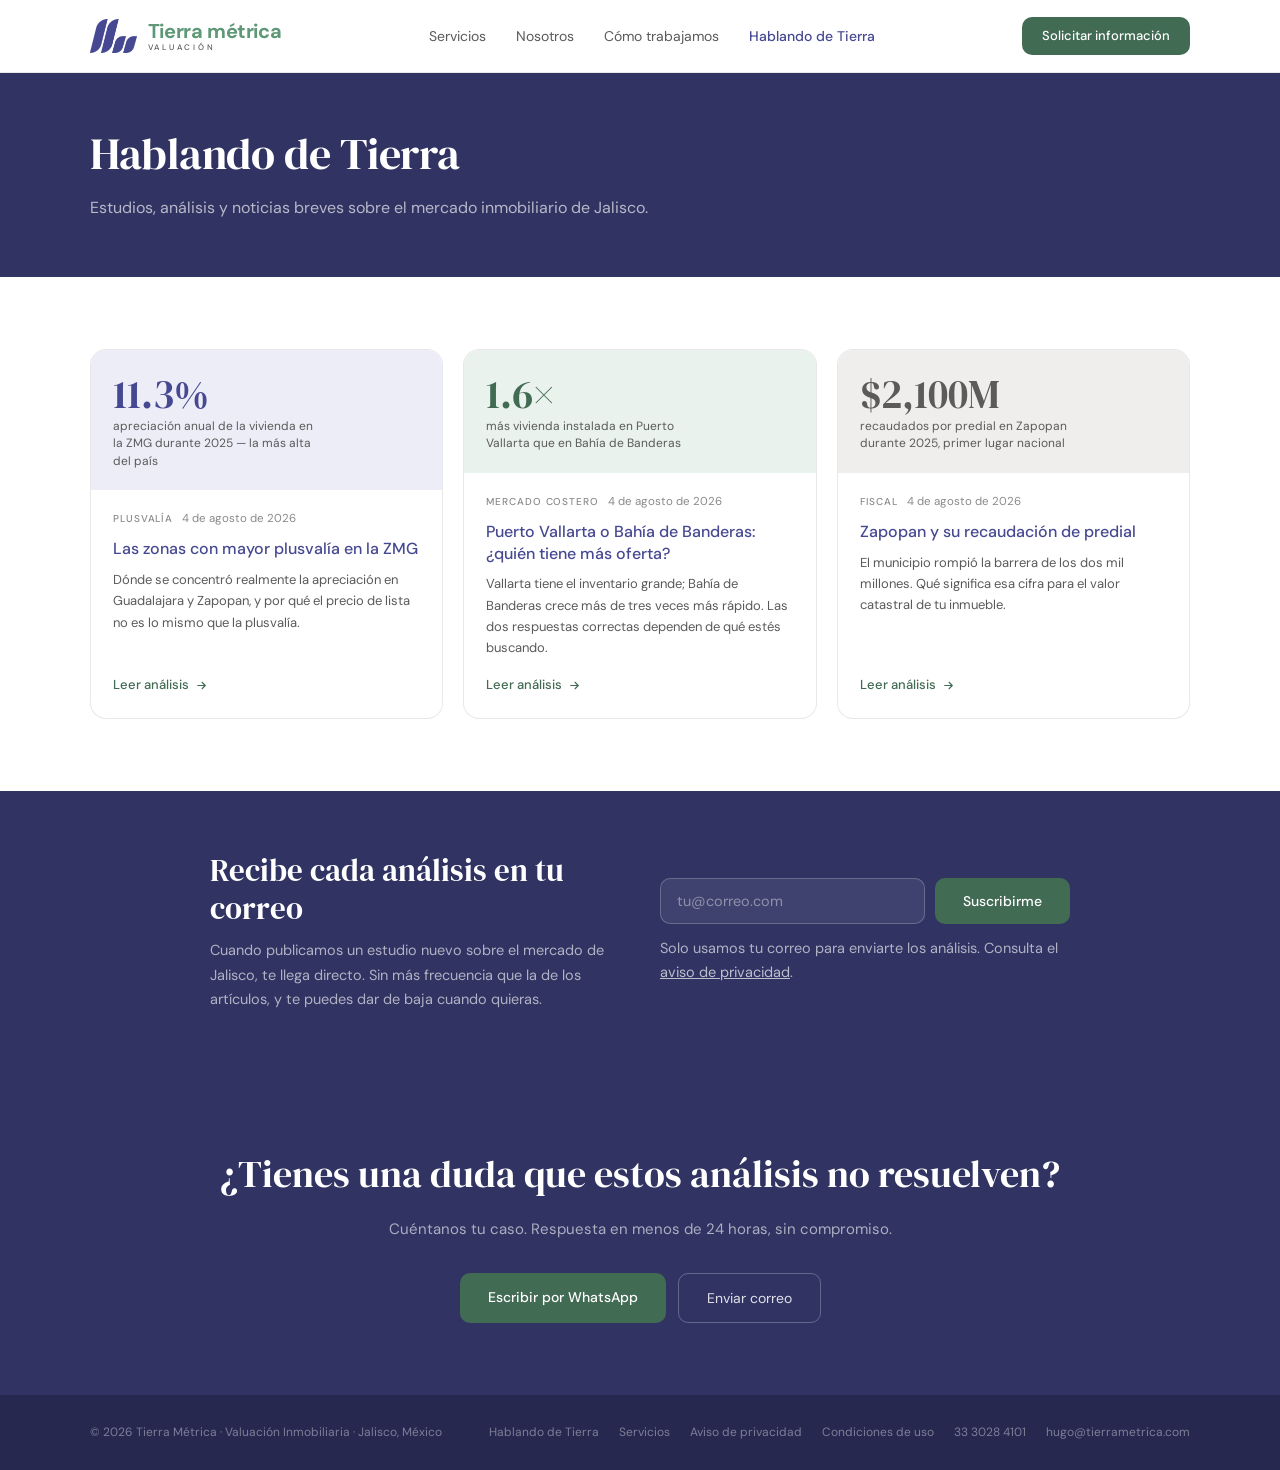
<file: blog/index.html>
<!DOCTYPE html>
<html lang="es-MX">
<head>
<meta charset="UTF-8">
<meta name="viewport" content="width=device-width, initial-scale=1.0">
<title>Hablando de Tierra — Tierra Métrica</title>
<meta name="description" content="Hablando de Tierra: estudios, análisis y noticias breves sobre el mercado inmobiliario de Jalisco, con cifras de fuentes oficiales.">
<meta property="og:type" content="website">
<meta property="og:title" content="Hablando de Tierra — Tierra Métrica">
<meta property="og:description" content="Estudios, análisis y noticias breves sobre el mercado inmobiliario de Jalisco.">
<meta property="og:locale" content="es_MX">
<meta property="og:url" content="https://tierrametrica.com/blog/">
<meta property="og:image" content="https://tierrametrica.com/assets/share/home.png">
<meta property="og:image:width" content="1200">
<meta property="og:image:height" content="630">
<meta name="twitter:card" content="summary_large_image">
<meta property="og:site_name" content="Tierra Métrica">
<link rel="canonical" href="https://tierrametrica.com/blog/">
<link rel="icon" href="../assets/favicon.png" type="image/png">
<link rel="preconnect" href="https://fonts.googleapis.com">
<link rel="preconnect" href="https://fonts.gstatic.com" crossorigin>
<link href="https://fonts.googleapis.com/css2?family=DM+Sans:ital,opsz,wght@0,9..40,300;0,9..40,400;0,9..40,500;0,9..40,600;0,9..40,700;1,9..40,300&family=DM+Serif+Display:ital@0;1&display=swap" rel="stylesheet">
<link rel="stylesheet" href="../assets/styles.css">

<script type="application/ld+json">
{
  "@context": "https://schema.org",
  "@graph": [
    {
      "@type": "Blog",
      "@id": "https://tierrametrica.com/blog/#blog",
      "url": "https://tierrametrica.com/blog/",
      "name": "Hablando de Tierra",
      "description": "Estudios, análisis y noticias breves sobre el mercado inmobiliario de Jalisco.",
      "inLanguage": "es-MX",
      "isPartOf": { "@id": "https://tierrametrica.com/#sitio" },
      "publisher": { "@id": "https://tierrametrica.com/#negocio" },
      "author": { "@id": "https://tierrametrica.com/nosotros.html#hugo" },
      "blogPost": [
        { "@id": "https://tierrametrica.com/blog/zonas-plusvalia-zmg.html#articulo" },
        { "@id": "https://tierrametrica.com/blog/puerto-vallarta-vs-bahia-banderas.html#articulo" },
        { "@id": "https://tierrametrica.com/blog/zapopan-predial.html#articulo" }
      ]
    },
    {
      "@type": "BreadcrumbList",
      "@id": "https://tierrametrica.com/blog/#ruta",
      "itemListElement": [
        { "@type": "ListItem", "position": 1, "name": "Inicio", "item": "https://tierrametrica.com/" },
        { "@type": "ListItem", "position": 2, "name": "Hablando de Tierra" }
      ]
    }
  ]
}
</script>

<style>
  .page-hero { background: var(--indigo-dark); padding: 56px 5% 56px; }
  .page-hero-inner { max-width: var(--maxw); margin: 0 auto; }
  .page-hero h1 {
    font-family: var(--font-display);
    font-size: clamp(32px, 4vw, 44px);
    font-weight: 400; color: var(--white);
    line-height: 1.15; margin-bottom: 14px; letter-spacing: -0.01em;
  }
  .page-hero p { font-size: 16px; color: rgba(255,255,255,0.65); max-width: 560px; line-height: 1.7; }

  .post-card {
    background: var(--white);
    border: 1px solid var(--border);
    border-radius: var(--radius-lg);
    overflow: hidden;
    display: flex; flex-direction: column;
    text-decoration: none; color: inherit;
    transition: transform .2s, box-shadow .2s;
  }
  .post-card:hover { transform: translateY(-3px); box-shadow: 0 10px 32px rgba(65,64,153,0.12); }
  .post-figure { padding: 24px 22px 20px; display: flex; flex-direction: column; gap: 4px; }
  .post-figure.f-indigo { background: var(--indigo-tint); }
  .post-figure.f-green  { background: var(--green-tint); }
  .post-figure.f-slate  { background: var(--slate-tint); }
  .post-stat { font-family: var(--font-display); font-size: 40px; line-height: 1; }
  .f-indigo .post-stat { color: var(--indigo); }
  .f-green  .post-stat { color: var(--green-dark); }
  .f-slate  .post-stat { color: var(--slate); }
  .post-stat-label { font-size: 12px; color: var(--text-muted); line-height: 1.45; max-width: 210px; }
  .post-body { padding: 20px 22px 22px; display: flex; flex-direction: column; flex: 1; }
  .post-tag {
    font-size: 10px; font-weight: 500; text-transform: uppercase;
    letter-spacing: 0.09em; color: var(--text-faint);
  }
  .post-meta { display: flex; align-items: center; gap: 9px; margin-bottom: 10px; flex-wrap: wrap; }
  .post-fecha { font-size: 11.5px; color: var(--text-faint); }
  .post-title { font-size: 16px; font-weight: 500; color: var(--indigo); line-height: 1.35; margin-bottom: 9px; }
  .post-excerpt { font-size: 13px; color: var(--text-muted); line-height: 1.65; flex: 1; margin-bottom: 16px; }
  .post-more {
    font-size: 13px; font-weight: 500; color: var(--green-dark);
    display: inline-flex; align-items: center; gap: 6px;
  }
  .post-card:hover .post-more { gap: 10px; }
</style>
</head>
<body>

<!-- NAV -->
<header class="nav">
  <div class="nav-inner">
    <a href="../index.html" class="nav-logo" aria-label="Tierra Métrica — inicio">
      <img src="../assets/logo-mark.png" alt="" width="47" height="34" class="logo-mark">
      <span class="logo-text">
        <span class="logo-name">Tierra métrica</span>
        <span class="logo-sub">Valuación</span>
      </span>
    </a>
    <button class="nav-toggle" id="navToggle" aria-expanded="false" aria-controls="navLinks" aria-label="Abrir menú">
      <span></span>
    </button>
    <ul class="nav-links" id="navLinks">
      <li><a href="../servicios.html">Servicios</a></li>
      <li><a href="../nosotros.html">Nosotros</a></li>
      <li><a href="../index.html#proceso">Cómo trabajamos</a></li>
      <li><a href="index.html" class="active" aria-current="page">Hablando de Tierra</a></li>
    </ul>
    <a href="https://wa.me/523330284101?text=Hola%2C%20me%20gustar%C3%ADa%20recibir%20informaci%C3%B3n%20sobre%20sus%20servicios." class="nav-cta">Solicitar información</a>
  </div>
</header>

<!-- HERO -->
<section class="page-hero">
  <div class="page-hero-inner">
    <h1>Hablando de Tierra</h1>
    <p>Estudios, análisis y noticias breves sobre el mercado inmobiliario de Jalisco.</p>
  </div>
</section>

<!-- LISTADO -->
<section class="section">
  <div class="section-inner">
    <div class="blog-grid">

      <a class="post-card" href="zonas-plusvalia-zmg.html">
        <div class="post-figure f-indigo">
          <span class="post-stat">11.3%</span>
          <span class="post-stat-label">apreciación anual de la vivienda en la ZMG durante 2025 — la más alta del país</span>
        </div>
        <div class="post-body">
          <div class="post-meta"><span class="post-tag">Plusvalía</span><time class="post-fecha" datetime="2026-08-04">4 de agosto de 2026</time></div>
          <p class="post-title">Las zonas con mayor plusvalía en la ZMG</p>
          <p class="post-excerpt">Dónde se concentró realmente la apreciación en Guadalajara y Zapopan, y por qué el precio de lista no es lo mismo que la plusvalía.</p>
          <span class="post-more">Leer análisis
            <svg width="13" height="13" viewBox="0 0 24 24" fill="none" aria-hidden="true"><path d="M5 12h13M13 6l6 6-6 6" stroke="currentColor" stroke-width="2" stroke-linecap="round" stroke-linejoin="round"/></svg>
          </span>
        </div>
      </a>

      <a class="post-card" href="puerto-vallarta-vs-bahia-banderas.html">
        <div class="post-figure f-green">
          <span class="post-stat">1.6×</span>
          <span class="post-stat-label">más vivienda instalada en Puerto Vallarta que en Bahía de Banderas</span>
        </div>
        <div class="post-body">
          <div class="post-meta"><span class="post-tag">Mercado costero</span><time class="post-fecha" datetime="2026-08-04">4 de agosto de 2026</time></div>
          <p class="post-title">Puerto Vallarta o Bahía de Banderas: ¿quién tiene más oferta?</p>
          <p class="post-excerpt">Vallarta tiene el inventario grande; Bahía de Banderas crece más de tres veces más rápido. Las dos respuestas correctas dependen de qué estés buscando.</p>
          <span class="post-more">Leer análisis
            <svg width="13" height="13" viewBox="0 0 24 24" fill="none" aria-hidden="true"><path d="M5 12h13M13 6l6 6-6 6" stroke="currentColor" stroke-width="2" stroke-linecap="round" stroke-linejoin="round"/></svg>
          </span>
        </div>
      </a>

      <a class="post-card" href="zapopan-predial.html">
        <div class="post-figure f-slate">
          <span class="post-stat">$2,100M</span>
          <span class="post-stat-label">recaudados por predial en Zapopan durante 2025, primer lugar nacional</span>
        </div>
        <div class="post-body">
          <div class="post-meta"><span class="post-tag">Fiscal</span><time class="post-fecha" datetime="2026-08-04">4 de agosto de 2026</time></div>
          <p class="post-title">Zapopan y su recaudación de predial</p>
          <p class="post-excerpt">El municipio rompió la barrera de los dos mil millones. Qué significa esa cifra para el valor catastral de tu inmueble.</p>
          <span class="post-more">Leer análisis
            <svg width="13" height="13" viewBox="0 0 24 24" fill="none" aria-hidden="true"><path d="M5 12h13M13 6l6 6-6 6" stroke="currentColor" stroke-width="2" stroke-linecap="round" stroke-linejoin="round"/></svg>
          </span>
        </div>
      </a>

    </div>
  </div>
</section>

<!-- SUSCRIPCIÓN -->
<section class="suscribe" aria-labelledby="suscribe-h">
  <div class="suscribe-inner">
    <div>
      <h2 id="suscribe-h">Recibe cada análisis en tu correo</h2>
      <p>Cuando publicamos un estudio nuevo sobre el mercado de Jalisco, te llega directo. Sin más frecuencia que la de los artículos, y te puedes dar de baja cuando quieras.</p>
    </div>
    <div>
      <form name="suscripcion" method="POST" data-netlify="true" data-netlify-honeypot="bot-field" action="/gracias.html" class="suscribe-form">
        <input type="hidden" name="form-name" value="suscripcion">
        <p class="oculto">
          <label>No llenes este campo si eres humano: <input name="bot-field"></label>
        </p>
        <label for="correo" class="oculto">Tu correo electrónico</label>
        <input type="email" id="correo" name="correo" required placeholder="tu@correo.com" autocomplete="email">
        <button type="submit" class="btn-primary">Suscribirme</button>
      </form>
      <p class="suscribe-nota">Solo usamos tu correo para enviarte los análisis. Consulta el <a href="../aviso-privacidad.html">aviso de privacidad</a>.</p>
    </div>
  </div>
</section>

<!-- CTA FINAL -->
<section class="section cta-section">
  <div class="section-inner">
    <h2 class="cta-h">¿Tienes una duda que estos análisis no resuelven?</h2>
    <p class="cta-sub">Cuéntanos tu caso. Respuesta en menos de 24 horas, sin compromiso.</p>
    <div class="cta-btns">
      <a href="https://wa.me/523330284101?text=Hola%2C%20tengo%20una%20duda%20sobre%20el%20mercado%20inmobiliario." class="btn-primary">Escribir por WhatsApp</a>
      <a href="mailto:hugo@tierrametrica.com" class="btn-outline">Enviar correo</a>
    </div>
  </div>
</section>

<!-- FOOTER -->
<footer class="footer">
  <div class="footer-inner">
    <span class="footer-copy">© 2026 Tierra Métrica · Valuación Inmobiliaria · Jalisco, México</span>
    <div class="footer-links">
      <a href="index.html">Hablando de Tierra</a>
      <a href="../servicios.html">Servicios</a>
      <a href="../aviso-privacidad.html">Aviso de privacidad</a>
      <a href="../condiciones-uso.html">Condiciones de uso</a>
      <a href="tel:+523330284101">33 3028 4101</a>
      <a href="mailto:hugo@tierrametrica.com">hugo@tierrametrica.com</a>
    </div>
  </div>
</footer>

<script src="../assets/site.js" defer></script>
</body>
</html>
</file>
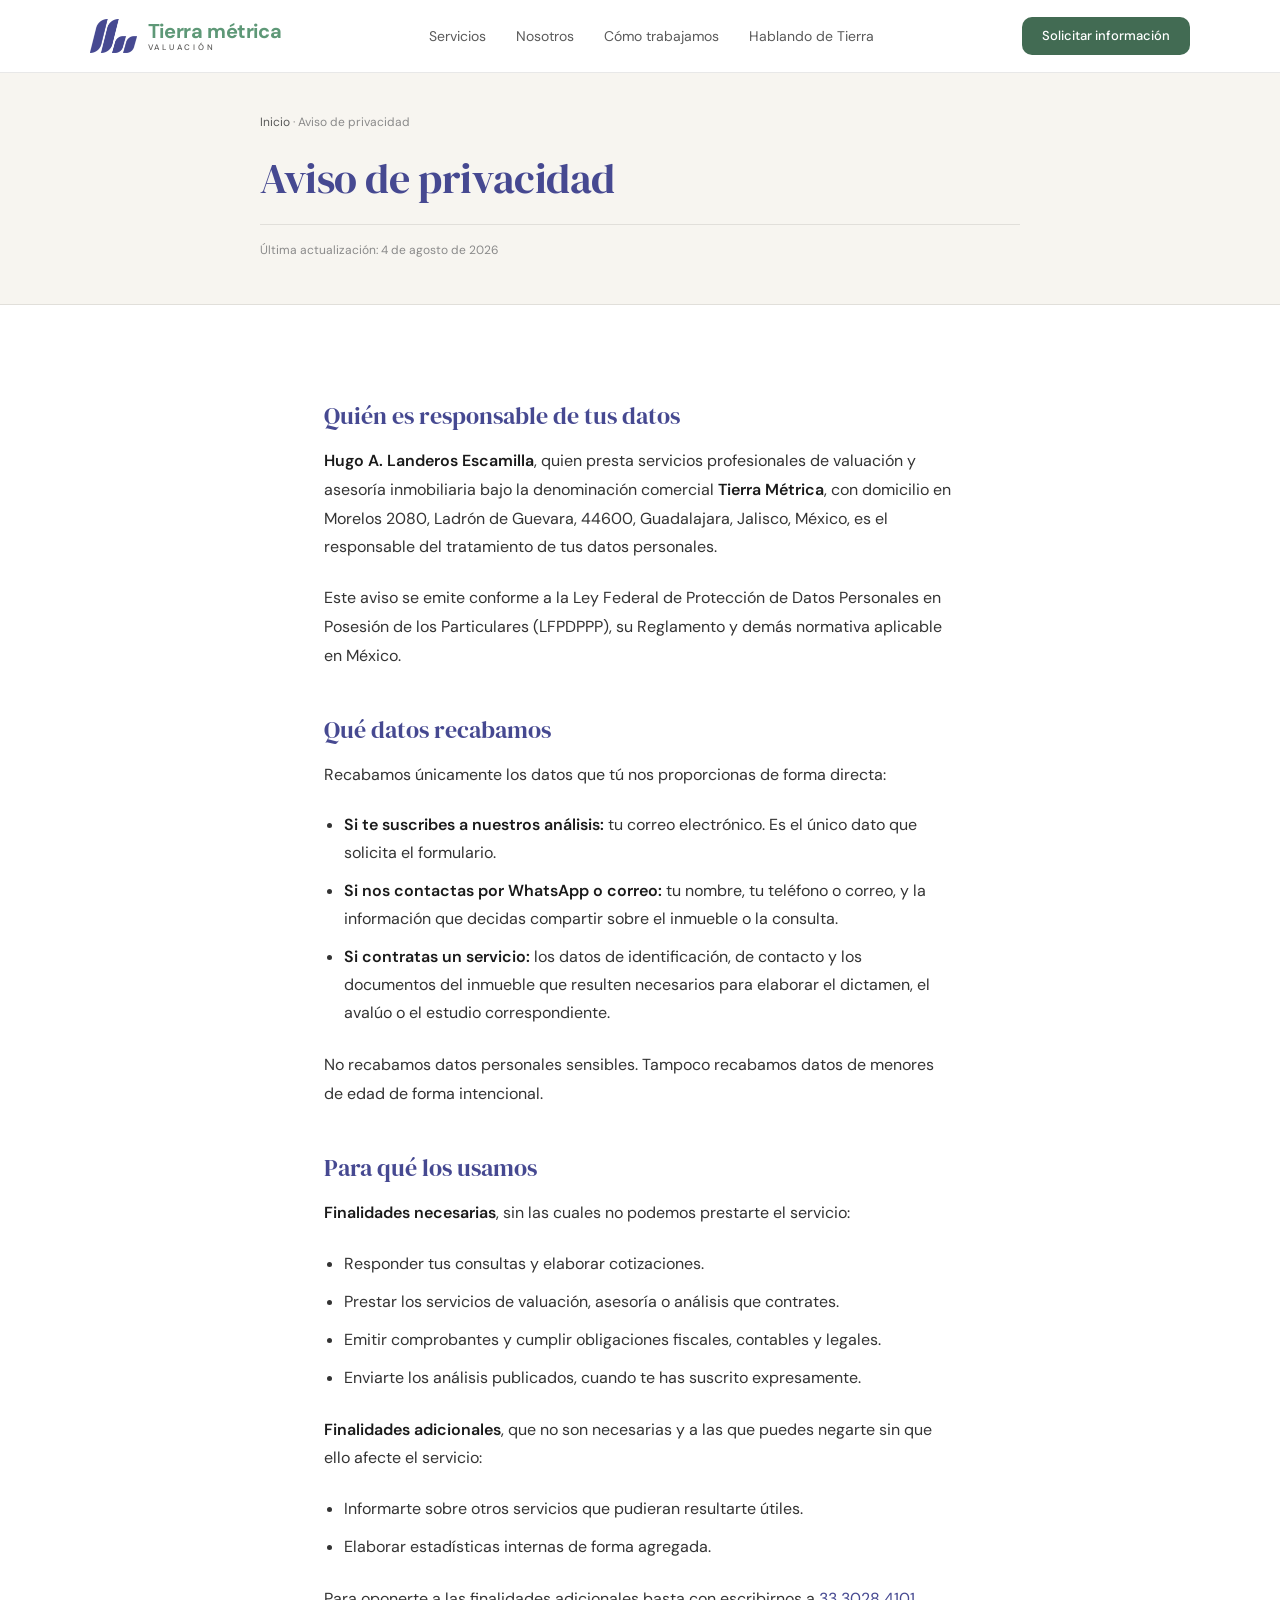
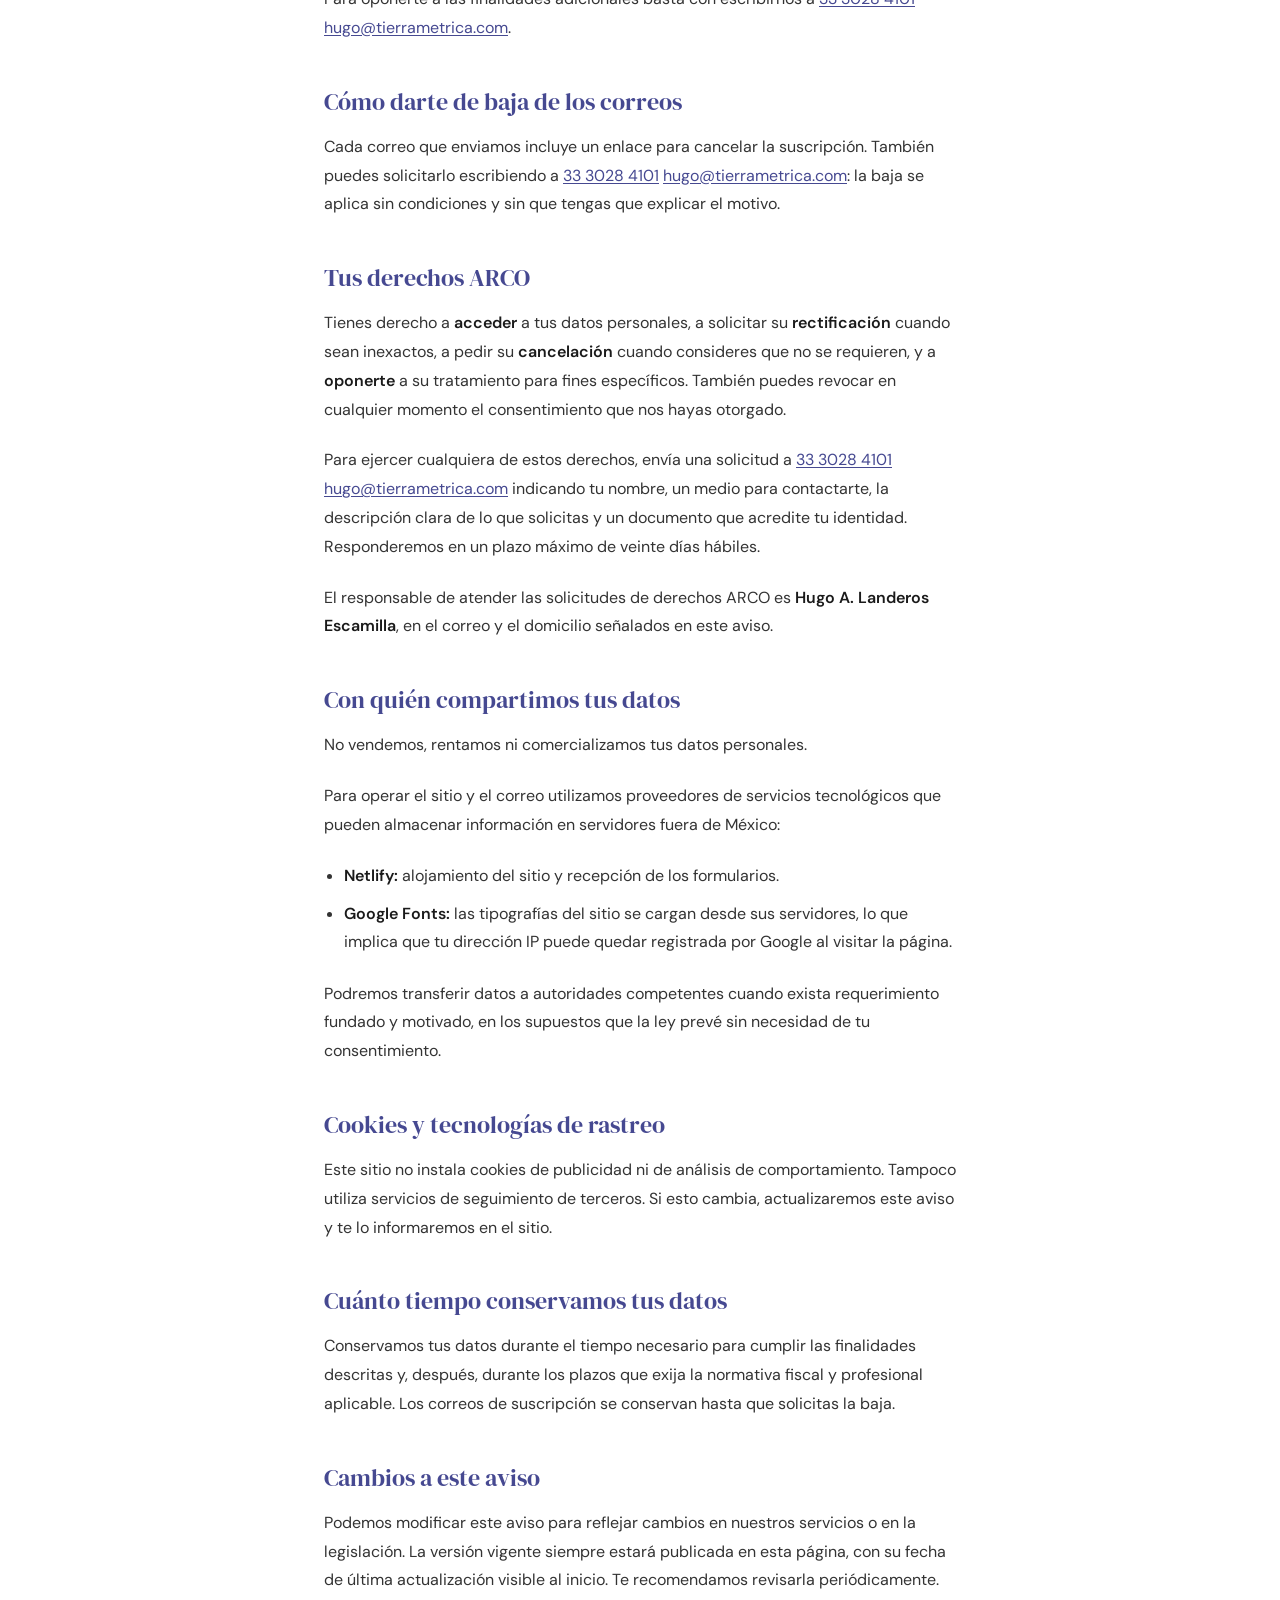
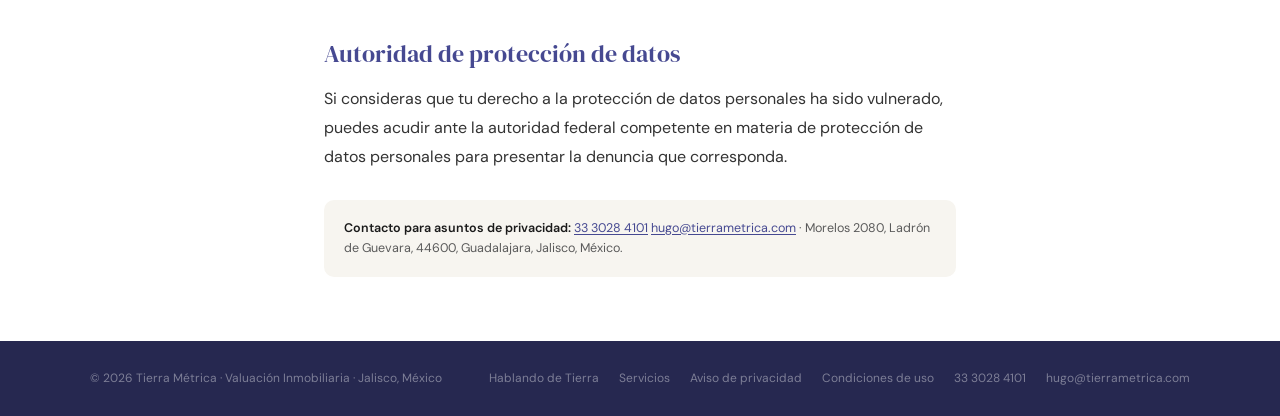
<file: aviso-privacidad.html>
<!DOCTYPE html>
<html lang="es-MX">
<head>
<meta charset="UTF-8">
<meta name="viewport" content="width=device-width, initial-scale=1.0">
<title>Aviso de privacidad — Tierra Métrica</title>
<meta name="description" content="Aviso de privacidad de Tierra Métrica: qué datos personales recabamos, para qué los usamos y cómo ejercer tus derechos ARCO.">
<meta property="og:locale" content="es_MX">
<meta property="og:site_name" content="Tierra Métrica">
<link rel="canonical" href="https://tierrametrica.com/aviso-privacidad.html">
<link rel="icon" href="assets/favicon.png" type="image/png">
<link rel="preconnect" href="https://fonts.googleapis.com">
<link rel="preconnect" href="https://fonts.gstatic.com" crossorigin>
<link href="https://fonts.googleapis.com/css2?family=DM+Sans:ital,opsz,wght@0,9..40,300;0,9..40,400;0,9..40,500;0,9..40,600;0,9..40,700;1,9..40,300&family=DM+Serif+Display:ital@0;1&display=swap" rel="stylesheet">
<link rel="stylesheet" href="assets/styles.css">
</head>
<body>

<header class="nav">
  <div class="nav-inner">
    <a href="index.html" class="nav-logo" aria-label="Tierra Métrica — inicio">
      <img src="assets/logo-mark.png" alt="" width="47" height="34" class="logo-mark">
      <span class="logo-text">
        <span class="logo-name">Tierra métrica</span>
        <span class="logo-sub">Valuación</span>
      </span>
    </a>
    <button class="nav-toggle" id="navToggle" aria-expanded="false" aria-controls="navLinks" aria-label="Abrir menú">
      <span></span>
    </button>
    <ul class="nav-links" id="navLinks">
      <li><a href="servicios.html">Servicios</a></li>
      <li><a href="nosotros.html">Nosotros</a></li>
      <li><a href="index.html#proceso">Cómo trabajamos</a></li>
      <li><a href="blog/index.html">Hablando de Tierra</a></li>
    </ul>
    <a href="https://wa.me/523330284101?text=Hola%2C%20me%20gustar%C3%ADa%20recibir%20informaci%C3%B3n%20sobre%20sus%20servicios." class="nav-cta">Solicitar información</a>
  </div>
</header>

<header class="article-hero">
  <div class="article-hero-inner">
    <nav class="breadcrumb" aria-label="Ruta de navegación">
      <a href="index.html">Inicio</a> · Aviso de privacidad
    </nav>
    <h1 class="article-title">Aviso de privacidad</h1>
    <p class="article-meta">Última actualización: 4 de agosto de 2026</p>
  </div>
</header>

<article class="article-body">

  <h2>Quién es responsable de tus datos</h2>
  <p><strong>Hugo A. Landeros Escamilla</strong>, quien presta servicios profesionales de valuación y asesoría inmobiliaria bajo la denominación comercial <strong>Tierra Métrica</strong>, con domicilio en Morelos 2080, Ladrón de Guevara, 44600, Guadalajara, Jalisco, México, es el responsable del tratamiento de tus datos personales.</p>
  <p>Este aviso se emite conforme a la Ley Federal de Protección de Datos Personales en Posesión de los Particulares (LFPDPPP), su Reglamento y demás normativa aplicable en México.</p>

  <h2>Qué datos recabamos</h2>
  <p>Recabamos únicamente los datos que tú nos proporcionas de forma directa:</p>
  <ul>
    <li><strong>Si te suscribes a nuestros análisis:</strong> tu correo electrónico. Es el único dato que solicita el formulario.</li>
    <li><strong>Si nos contactas por WhatsApp o correo:</strong> tu nombre, tu teléfono o correo, y la información que decidas compartir sobre el inmueble o la consulta.</li>
    <li><strong>Si contratas un servicio:</strong> los datos de identificación, de contacto y los documentos del inmueble que resulten necesarios para elaborar el dictamen, el avalúo o el estudio correspondiente.</li>
  </ul>
  <p>No recabamos datos personales sensibles. Tampoco recabamos datos de menores de edad de forma intencional.</p>

  <h2>Para qué los usamos</h2>
  <p><strong>Finalidades necesarias</strong>, sin las cuales no podemos prestarte el servicio:</p>
  <ul>
    <li>Responder tus consultas y elaborar cotizaciones.</li>
    <li>Prestar los servicios de valuación, asesoría o análisis que contrates.</li>
    <li>Emitir comprobantes y cumplir obligaciones fiscales, contables y legales.</li>
    <li>Enviarte los análisis publicados, cuando te has suscrito expresamente.</li>
  </ul>
  <p><strong>Finalidades adicionales</strong>, que no son necesarias y a las que puedes negarte sin que ello afecte el servicio:</p>
  <ul>
    <li>Informarte sobre otros servicios que pudieran resultarte útiles.</li>
    <li>Elaborar estadísticas internas de forma agregada.</li>
  </ul>
  <p>Para oponerte a las finalidades adicionales basta con escribirnos a <a href="tel:+523330284101">33 3028 4101</a>
      <a href="mailto:hugo@tierrametrica.com">hugo@tierrametrica.com</a>.</p>

  <h2>Cómo darte de baja de los correos</h2>
  <p>Cada correo que enviamos incluye un enlace para cancelar la suscripción. También puedes solicitarlo escribiendo a <a href="tel:+523330284101">33 3028 4101</a>
      <a href="mailto:hugo@tierrametrica.com">hugo@tierrametrica.com</a>: la baja se aplica sin condiciones y sin que tengas que explicar el motivo.</p>

  <h2>Tus derechos ARCO</h2>
  <p>Tienes derecho a <strong>acceder</strong> a tus datos personales, a solicitar su <strong>rectificación</strong> cuando sean inexactos, a pedir su <strong>cancelación</strong> cuando consideres que no se requieren, y a <strong>oponerte</strong> a su tratamiento para fines específicos. También puedes revocar en cualquier momento el consentimiento que nos hayas otorgado.</p>
  <p>Para ejercer cualquiera de estos derechos, envía una solicitud a <a href="tel:+523330284101">33 3028 4101</a>
      <a href="mailto:hugo@tierrametrica.com">hugo@tierrametrica.com</a> indicando tu nombre, un medio para contactarte, la descripción clara de lo que solicitas y un documento que acredite tu identidad. Responderemos en un plazo máximo de veinte días hábiles.</p>
  <p>El responsable de atender las solicitudes de derechos ARCO es <strong>Hugo A. Landeros Escamilla</strong>, en el correo y el domicilio señalados en este aviso.</p>

  <h2>Con quién compartimos tus datos</h2>
  <p>No vendemos, rentamos ni comercializamos tus datos personales.</p>
  <p>Para operar el sitio y el correo utilizamos proveedores de servicios tecnológicos que pueden almacenar información en servidores fuera de México:</p>
  <ul>
    <li><strong>Netlify:</strong> alojamiento del sitio y recepción de los formularios.</li>
    <li><strong>Google Fonts:</strong> las tipografías del sitio se cargan desde sus servidores, lo que implica que tu dirección IP puede quedar registrada por Google al visitar la página.</li>
  </ul>
  <p>Podremos transferir datos a autoridades competentes cuando exista requerimiento fundado y motivado, en los supuestos que la ley prevé sin necesidad de tu consentimiento.</p>

  <h2>Cookies y tecnologías de rastreo</h2>
  <p>Este sitio no instala cookies de publicidad ni de análisis de comportamiento. Tampoco utiliza servicios de seguimiento de terceros. Si esto cambia, actualizaremos este aviso y te lo informaremos en el sitio.</p>

  <h2>Cuánto tiempo conservamos tus datos</h2>
  <p>Conservamos tus datos durante el tiempo necesario para cumplir las finalidades descritas y, después, durante los plazos que exija la normativa fiscal y profesional aplicable. Los correos de suscripción se conservan hasta que solicitas la baja.</p>

  <h2>Cambios a este aviso</h2>
  <p>Podemos modificar este aviso para reflejar cambios en nuestros servicios o en la legislación. La versión vigente siempre estará publicada en esta página, con su fecha de última actualización visible al inicio. Te recomendamos revisarla periódicamente.</p>

  <h2>Autoridad de protección de datos</h2>
  <p>Si consideras que tu derecho a la protección de datos personales ha sido vulnerado, puedes acudir ante la autoridad federal competente en materia de protección de datos personales para presentar la denuncia que corresponda.</p>

  <div class="disclaimer">
    <strong>Contacto para asuntos de privacidad:</strong> <a href="tel:+523330284101">33 3028 4101</a>
      <a href="mailto:hugo@tierrametrica.com">hugo@tierrametrica.com</a> · Morelos 2080, Ladrón de Guevara, 44600, Guadalajara, Jalisco, México.
  </div>

</article>

<footer class="footer">
  <div class="footer-inner">
    <span class="footer-copy">© 2026 Tierra Métrica · Valuación Inmobiliaria · Jalisco, México</span>
    <div class="footer-links">
      <a href="blog/index.html">Hablando de Tierra</a>
      <a href="servicios.html">Servicios</a>
      <a href="aviso-privacidad.html">Aviso de privacidad</a>
      <a href="condiciones-uso.html">Condiciones de uso</a>
      <a href="tel:+523330284101">33 3028 4101</a>
      <a href="mailto:hugo@tierrametrica.com">hugo@tierrametrica.com</a>
    </div>
  </div>
</footer>

<script src="assets/site.js" defer></script>
</body>
</html>
</file>
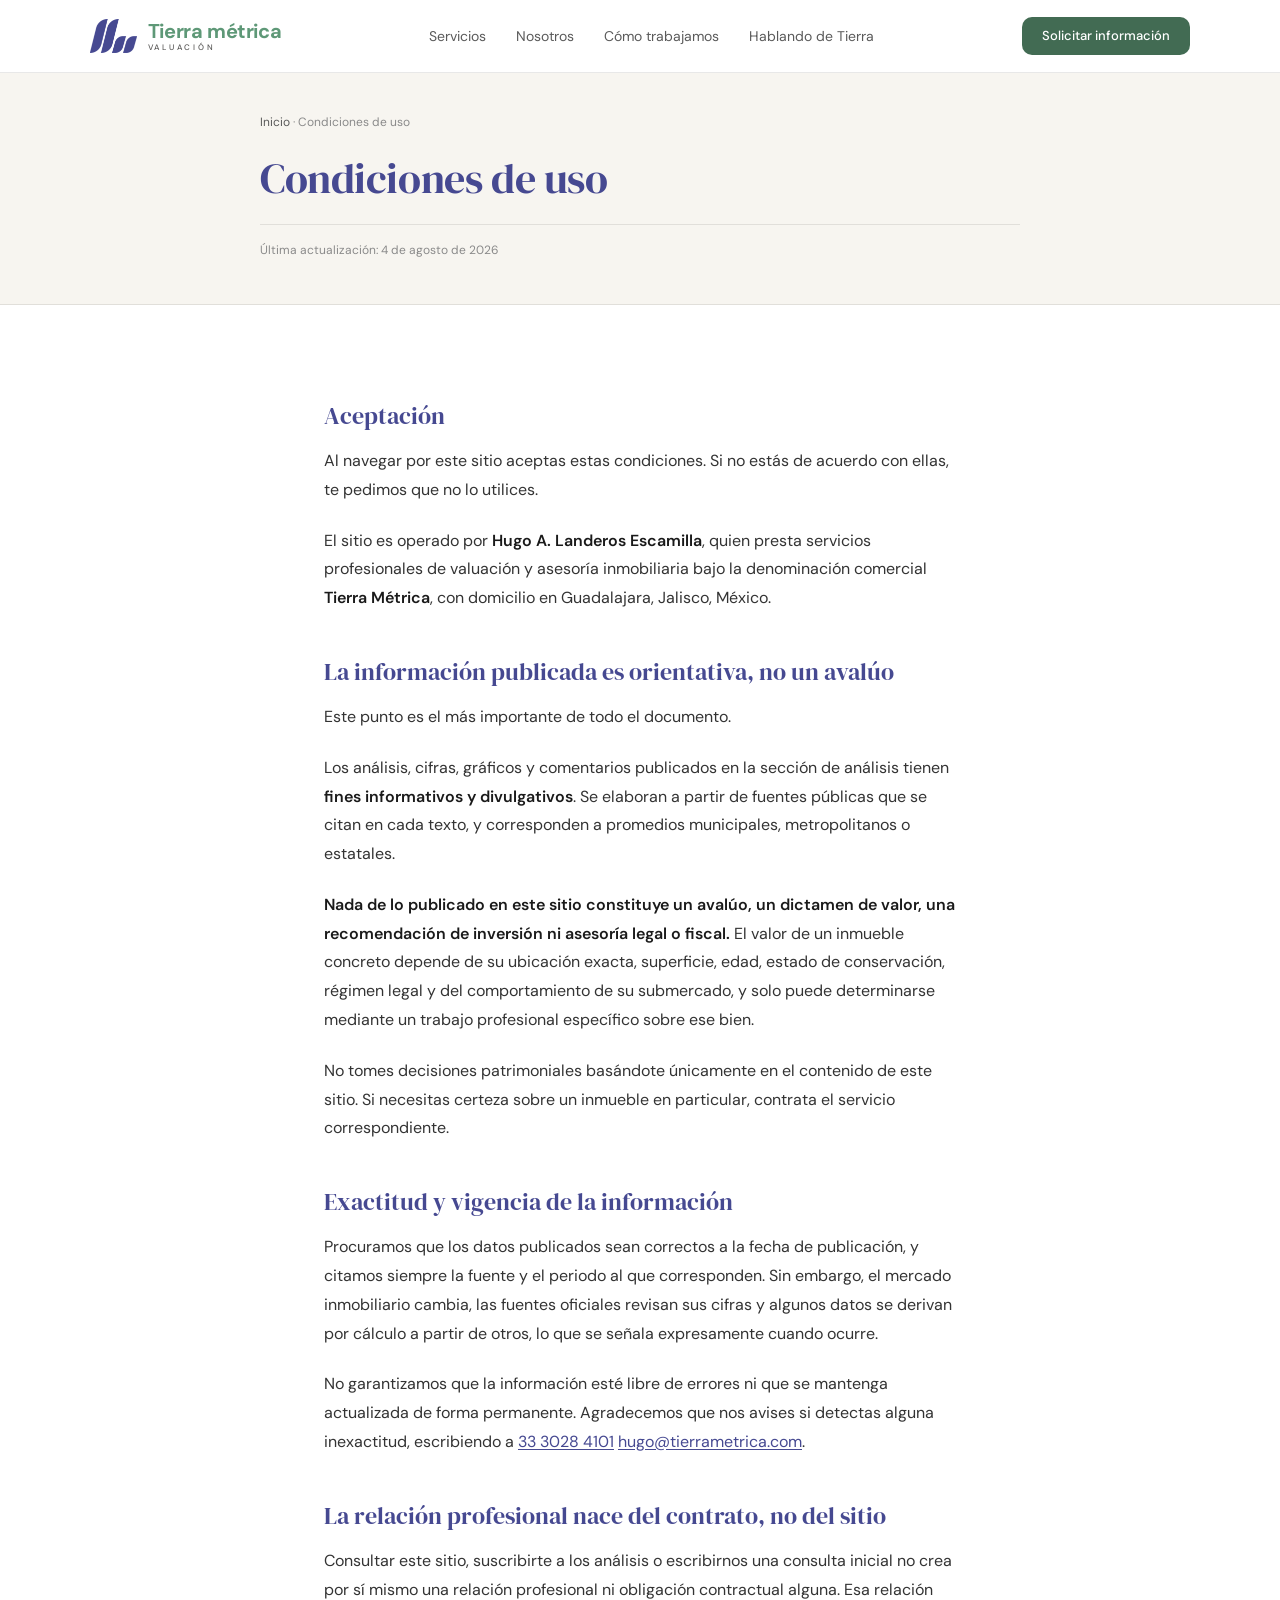
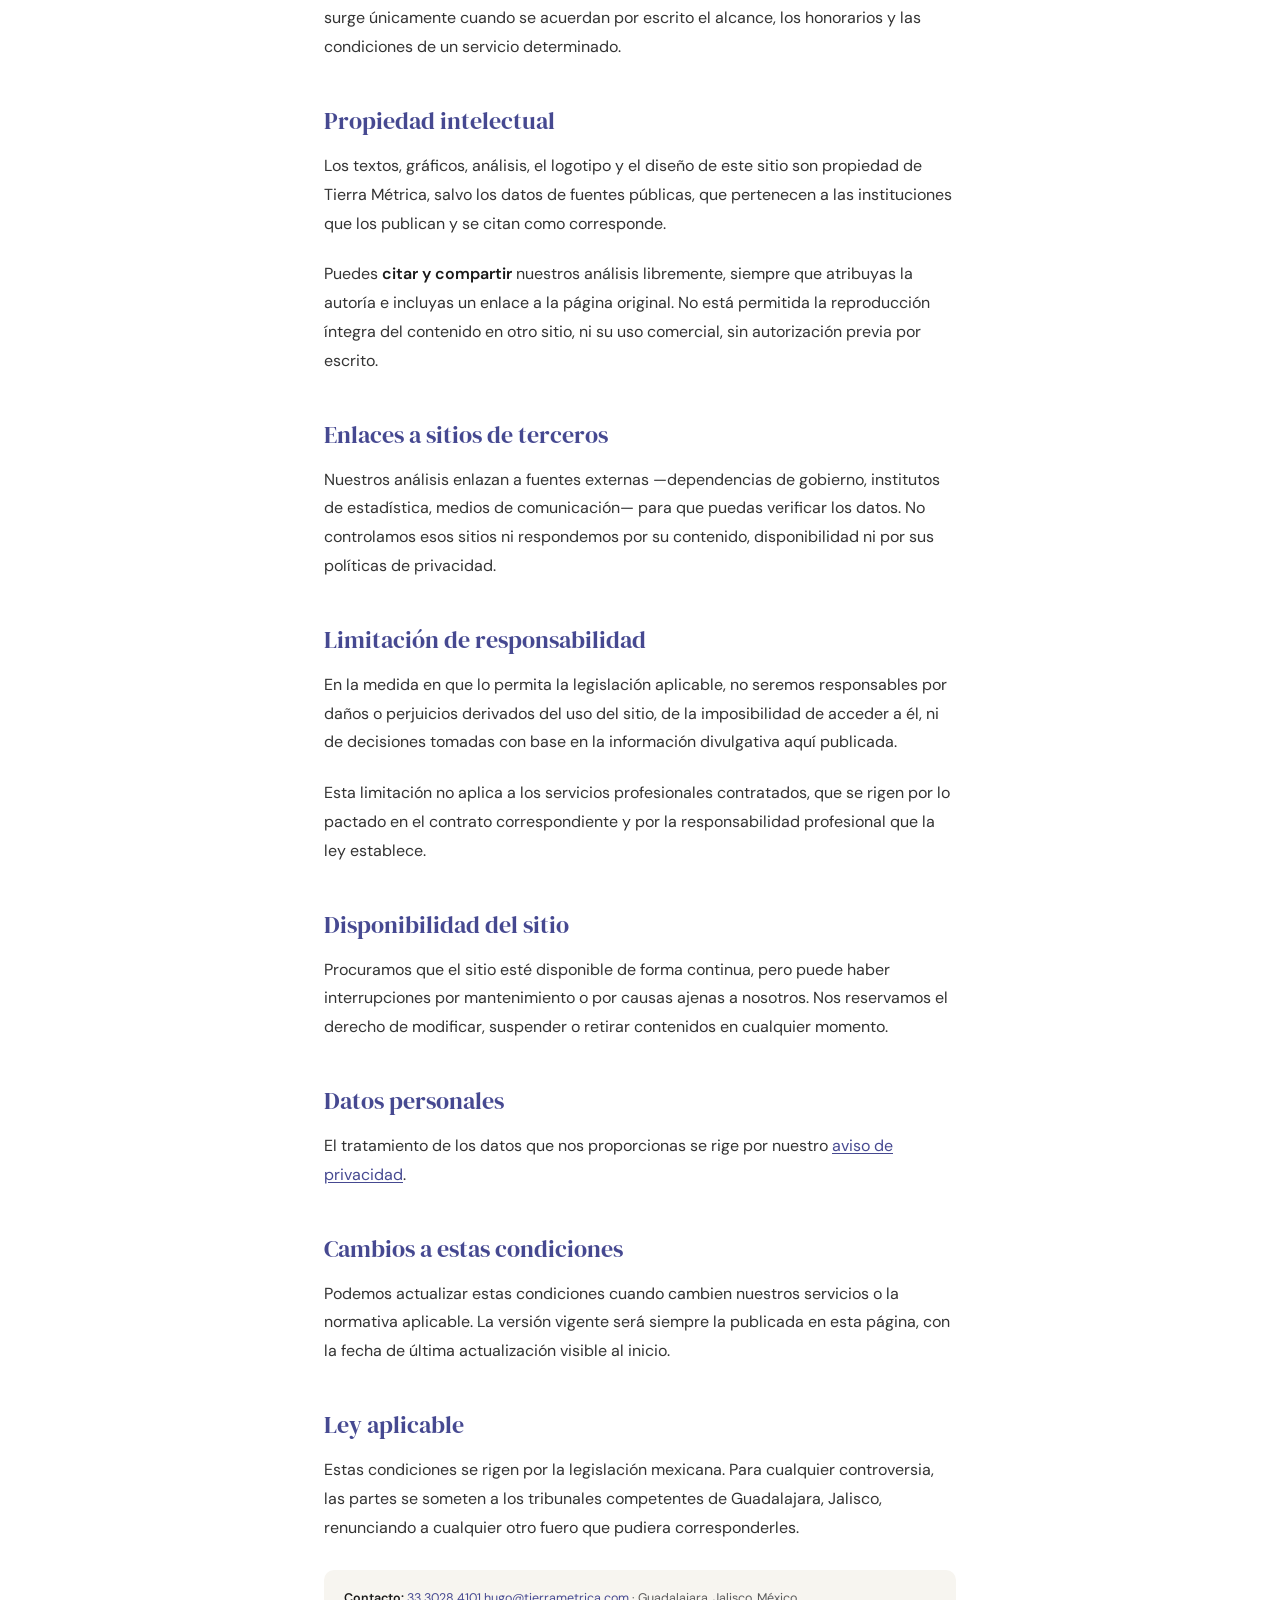
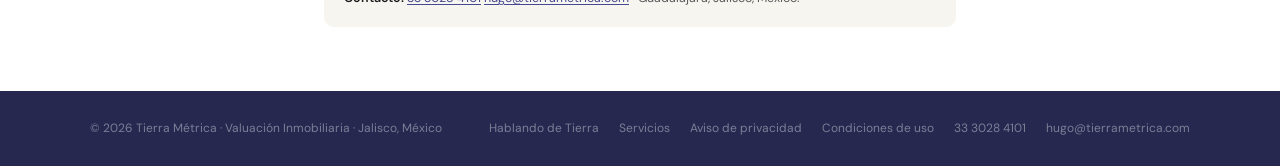
<file: condiciones-uso.html>
<!DOCTYPE html>
<html lang="es-MX">
<head>
<meta charset="UTF-8">
<meta name="viewport" content="width=device-width, initial-scale=1.0">
<title>Condiciones de uso — Tierra Métrica</title>
<meta name="description" content="Condiciones de uso del sitio de Tierra Métrica: alcance de la información publicada, propiedad intelectual y limitación de responsabilidad.">
<meta property="og:locale" content="es_MX">
<meta property="og:site_name" content="Tierra Métrica">
<link rel="canonical" href="https://tierrametrica.com/condiciones-uso.html">
<link rel="icon" href="assets/favicon.png" type="image/png">
<link rel="preconnect" href="https://fonts.googleapis.com">
<link rel="preconnect" href="https://fonts.gstatic.com" crossorigin>
<link href="https://fonts.googleapis.com/css2?family=DM+Sans:ital,opsz,wght@0,9..40,300;0,9..40,400;0,9..40,500;0,9..40,600;0,9..40,700;1,9..40,300&family=DM+Serif+Display:ital@0;1&display=swap" rel="stylesheet">
<link rel="stylesheet" href="assets/styles.css">
</head>
<body>

<header class="nav">
  <div class="nav-inner">
    <a href="index.html" class="nav-logo" aria-label="Tierra Métrica — inicio">
      <img src="assets/logo-mark.png" alt="" width="47" height="34" class="logo-mark">
      <span class="logo-text">
        <span class="logo-name">Tierra métrica</span>
        <span class="logo-sub">Valuación</span>
      </span>
    </a>
    <button class="nav-toggle" id="navToggle" aria-expanded="false" aria-controls="navLinks" aria-label="Abrir menú">
      <span></span>
    </button>
    <ul class="nav-links" id="navLinks">
      <li><a href="servicios.html">Servicios</a></li>
      <li><a href="nosotros.html">Nosotros</a></li>
      <li><a href="index.html#proceso">Cómo trabajamos</a></li>
      <li><a href="blog/index.html">Hablando de Tierra</a></li>
    </ul>
    <a href="https://wa.me/523330284101?text=Hola%2C%20me%20gustar%C3%ADa%20recibir%20informaci%C3%B3n%20sobre%20sus%20servicios." class="nav-cta">Solicitar información</a>
  </div>
</header>

<header class="article-hero">
  <div class="article-hero-inner">
    <nav class="breadcrumb" aria-label="Ruta de navegación">
      <a href="index.html">Inicio</a> · Condiciones de uso
    </nav>
    <h1 class="article-title">Condiciones de uso</h1>
    <p class="article-meta">Última actualización: 4 de agosto de 2026</p>
  </div>
</header>

<article class="article-body">

  <h2>Aceptación</h2>
  <p>Al navegar por este sitio aceptas estas condiciones. Si no estás de acuerdo con ellas, te pedimos que no lo utilices.</p>
  <p>El sitio es operado por <strong>Hugo A. Landeros Escamilla</strong>, quien presta servicios profesionales de valuación y asesoría inmobiliaria bajo la denominación comercial <strong>Tierra Métrica</strong>, con domicilio en Guadalajara, Jalisco, México.</p>

  <h2>La información publicada es orientativa, no un avalúo</h2>
  <p>Este punto es el más importante de todo el documento.</p>
  <p>Los análisis, cifras, gráficos y comentarios publicados en la sección de análisis tienen <strong>fines informativos y divulgativos</strong>. Se elaboran a partir de fuentes públicas que se citan en cada texto, y corresponden a promedios municipales, metropolitanos o estatales.</p>
  <p><strong>Nada de lo publicado en este sitio constituye un avalúo, un dictamen de valor, una recomendación de inversión ni asesoría legal o fiscal.</strong> El valor de un inmueble concreto depende de su ubicación exacta, superficie, edad, estado de conservación, régimen legal y del comportamiento de su submercado, y solo puede determinarse mediante un trabajo profesional específico sobre ese bien.</p>
  <p>No tomes decisiones patrimoniales basándote únicamente en el contenido de este sitio. Si necesitas certeza sobre un inmueble en particular, contrata el servicio correspondiente.</p>

  <h2>Exactitud y vigencia de la información</h2>
  <p>Procuramos que los datos publicados sean correctos a la fecha de publicación, y citamos siempre la fuente y el periodo al que corresponden. Sin embargo, el mercado inmobiliario cambia, las fuentes oficiales revisan sus cifras y algunos datos se derivan por cálculo a partir de otros, lo que se señala expresamente cuando ocurre.</p>
  <p>No garantizamos que la información esté libre de errores ni que se mantenga actualizada de forma permanente. Agradecemos que nos avises si detectas alguna inexactitud, escribiendo a <a href="tel:+523330284101">33 3028 4101</a>
      <a href="mailto:hugo@tierrametrica.com">hugo@tierrametrica.com</a>.</p>

  <h2>La relación profesional nace del contrato, no del sitio</h2>
  <p>Consultar este sitio, suscribirte a los análisis o escribirnos una consulta inicial no crea por sí mismo una relación profesional ni obligación contractual alguna. Esa relación surge únicamente cuando se acuerdan por escrito el alcance, los honorarios y las condiciones de un servicio determinado.</p>

  <h2>Propiedad intelectual</h2>
  <p>Los textos, gráficos, análisis, el logotipo y el diseño de este sitio son propiedad de Tierra Métrica, salvo los datos de fuentes públicas, que pertenecen a las instituciones que los publican y se citan como corresponde.</p>
  <p>Puedes <strong>citar y compartir</strong> nuestros análisis libremente, siempre que atribuyas la autoría e incluyas un enlace a la página original. No está permitida la reproducción íntegra del contenido en otro sitio, ni su uso comercial, sin autorización previa por escrito.</p>

  <h2>Enlaces a sitios de terceros</h2>
  <p>Nuestros análisis enlazan a fuentes externas —dependencias de gobierno, institutos de estadística, medios de comunicación— para que puedas verificar los datos. No controlamos esos sitios ni respondemos por su contenido, disponibilidad ni por sus políticas de privacidad.</p>

  <h2>Limitación de responsabilidad</h2>
  <p>En la medida en que lo permita la legislación aplicable, no seremos responsables por daños o perjuicios derivados del uso del sitio, de la imposibilidad de acceder a él, ni de decisiones tomadas con base en la información divulgativa aquí publicada.</p>
  <p>Esta limitación no aplica a los servicios profesionales contratados, que se rigen por lo pactado en el contrato correspondiente y por la responsabilidad profesional que la ley establece.</p>

  <h2>Disponibilidad del sitio</h2>
  <p>Procuramos que el sitio esté disponible de forma continua, pero puede haber interrupciones por mantenimiento o por causas ajenas a nosotros. Nos reservamos el derecho de modificar, suspender o retirar contenidos en cualquier momento.</p>

  <h2>Datos personales</h2>
  <p>El tratamiento de los datos que nos proporcionas se rige por nuestro <a href="aviso-privacidad.html">aviso de privacidad</a>.</p>

  <h2>Cambios a estas condiciones</h2>
  <p>Podemos actualizar estas condiciones cuando cambien nuestros servicios o la normativa aplicable. La versión vigente será siempre la publicada en esta página, con la fecha de última actualización visible al inicio.</p>

  <h2>Ley aplicable</h2>
  <p>Estas condiciones se rigen por la legislación mexicana. Para cualquier controversia, las partes se someten a los tribunales competentes de Guadalajara, Jalisco, renunciando a cualquier otro fuero que pudiera corresponderles.</p>

  <div class="disclaimer">
    <strong>Contacto:</strong> <a href="tel:+523330284101">33 3028 4101</a>
      <a href="mailto:hugo@tierrametrica.com">hugo@tierrametrica.com</a> · Guadalajara, Jalisco, México.
  </div>

</article>

<footer class="footer">
  <div class="footer-inner">
    <span class="footer-copy">© 2026 Tierra Métrica · Valuación Inmobiliaria · Jalisco, México</span>
    <div class="footer-links">
      <a href="blog/index.html">Hablando de Tierra</a>
      <a href="servicios.html">Servicios</a>
      <a href="aviso-privacidad.html">Aviso de privacidad</a>
      <a href="condiciones-uso.html">Condiciones de uso</a>
      <a href="tel:+523330284101">33 3028 4101</a>
      <a href="mailto:hugo@tierrametrica.com">hugo@tierrametrica.com</a>
    </div>
  </div>
</footer>

<script src="assets/site.js" defer></script>
</body>
</html>
</file>
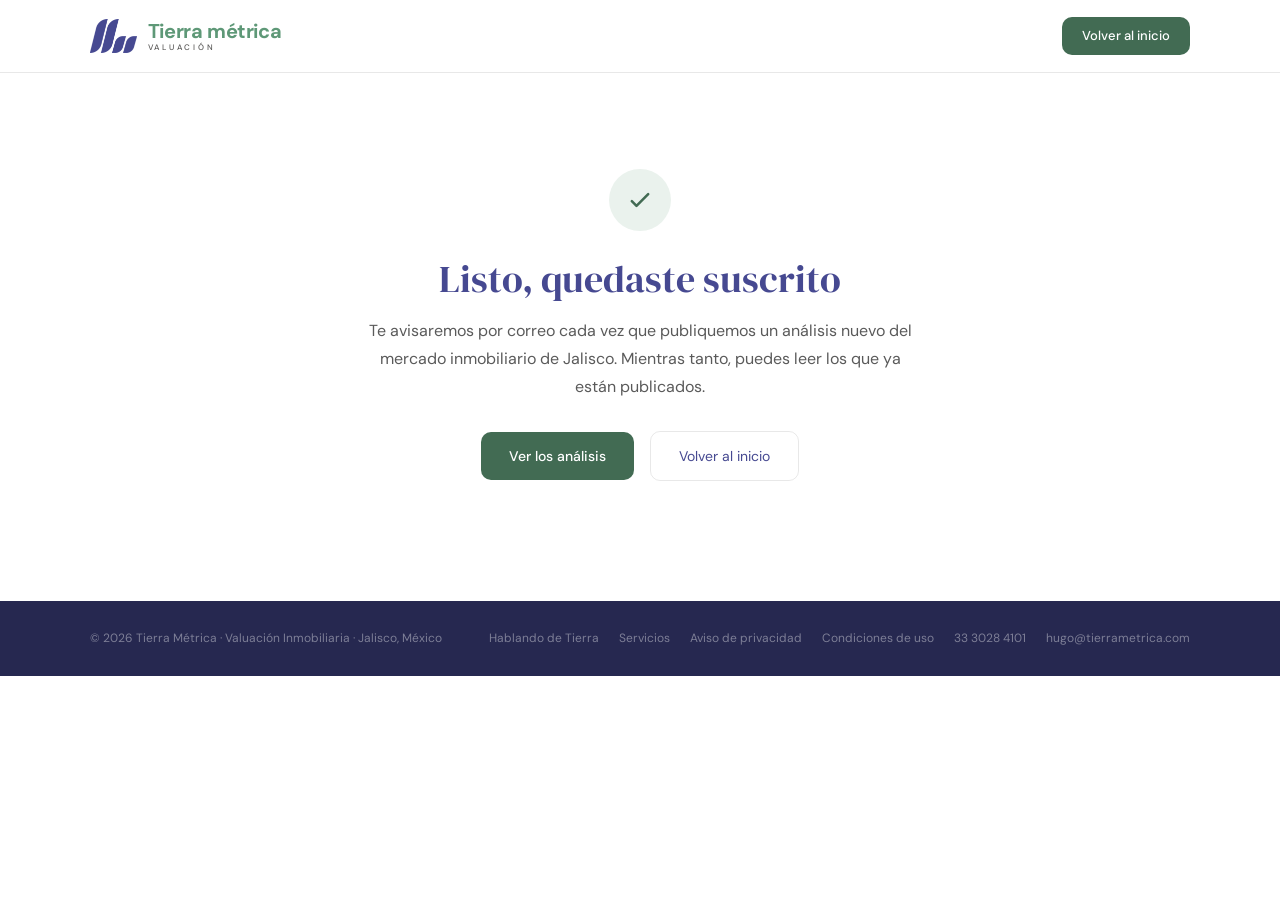
<file: gracias.html>
<!DOCTYPE html>
<html lang="es-MX">
<head>
<meta charset="UTF-8">
<meta name="viewport" content="width=device-width, initial-scale=1.0">
<title>Suscripción confirmada — Tierra Métrica</title>
<meta name="robots" content="noindex, nofollow">
<link rel="icon" href="assets/favicon.png" type="image/png">
<link rel="preconnect" href="https://fonts.googleapis.com">
<link rel="preconnect" href="https://fonts.gstatic.com" crossorigin>
<link href="https://fonts.googleapis.com/css2?family=DM+Sans:ital,opsz,wght@0,9..40,300;0,9..40,400;0,9..40,500;0,9..40,600;0,9..40,700;1,9..40,300&family=DM+Serif+Display:ital@0;1&display=swap" rel="stylesheet">
<link rel="stylesheet" href="assets/styles.css">
<style>
  .confirma { padding: 96px 5% 110px; text-align: center; }
  .confirma-inner { max-width: 560px; margin: 0 auto; }
  .confirma-icono {
    width: 62px; height: 62px; border-radius: 50%;
    background: var(--green-tint); color: var(--green-dark);
    display: flex; align-items: center; justify-content: center;
    margin: 0 auto 26px;
  }
  .confirma h1 {
    font-family: var(--font-display); font-weight: 400;
    font-size: clamp(28px, 4vw, 38px); color: var(--indigo);
    line-height: 1.2; margin-bottom: 14px;
  }
  .confirma p { font-size: 16px; color: var(--text-muted); line-height: 1.75; margin-bottom: 30px; }
  .confirma .btn-primary { margin: 0 6px 10px; }
  .confirma .btn-oscuro {
    font-family: var(--font-body); font-size: 14px;
    color: var(--indigo); padding: 13px 28px;
    border-radius: var(--radius); border: 1px solid var(--border);
    text-decoration: none; display: inline-block; margin: 0 6px 10px;
    transition: border-color .2s;
  }
  .confirma .btn-oscuro:hover { border-color: var(--indigo); }
</style>
</head>
<body>

<header class="nav">
  <div class="nav-inner">
    <a href="index.html" class="nav-logo" aria-label="Tierra Métrica — inicio">
      <img src="assets/logo-mark.png" alt="" width="47" height="34" class="logo-mark">
      <span class="logo-text">
        <span class="logo-name">Tierra métrica</span>
        <span class="logo-sub">Valuación</span>
      </span>
    </a>
    <a href="index.html" class="nav-cta">Volver al inicio</a>
  </div>
</header>

<section class="confirma">
  <div class="confirma-inner">
    <div class="confirma-icono">
      <svg width="28" height="28" viewBox="0 0 24 24" fill="none" aria-hidden="true">
        <path d="M5 13l4 4L19 7" stroke="currentColor" stroke-width="2.2" stroke-linecap="round" stroke-linejoin="round"/>
      </svg>
    </div>
    <h1>Listo, quedaste suscrito</h1>
    <p>Te avisaremos por correo cada vez que publiquemos un análisis nuevo del mercado inmobiliario de Jalisco. Mientras tanto, puedes leer los que ya están publicados.</p>
    <a href="blog/index.html" class="btn-primary">Ver los análisis</a>
    <a href="index.html" class="btn-oscuro">Volver al inicio</a>
  </div>
</section>

<footer class="footer">
  <div class="footer-inner">
    <span class="footer-copy">© 2026 Tierra Métrica · Valuación Inmobiliaria · Jalisco, México</span>
    <div class="footer-links">
      <a href="blog/index.html">Hablando de Tierra</a>
      <a href="servicios.html">Servicios</a>
      <a href="aviso-privacidad.html">Aviso de privacidad</a>
      <a href="condiciones-uso.html">Condiciones de uso</a>
      <a href="tel:+523330284101">33 3028 4101</a>
      <a href="mailto:hugo@tierrametrica.com">hugo@tierrametrica.com</a>
    </div>
  </div>
</footer>

</body>
</html>
</file>
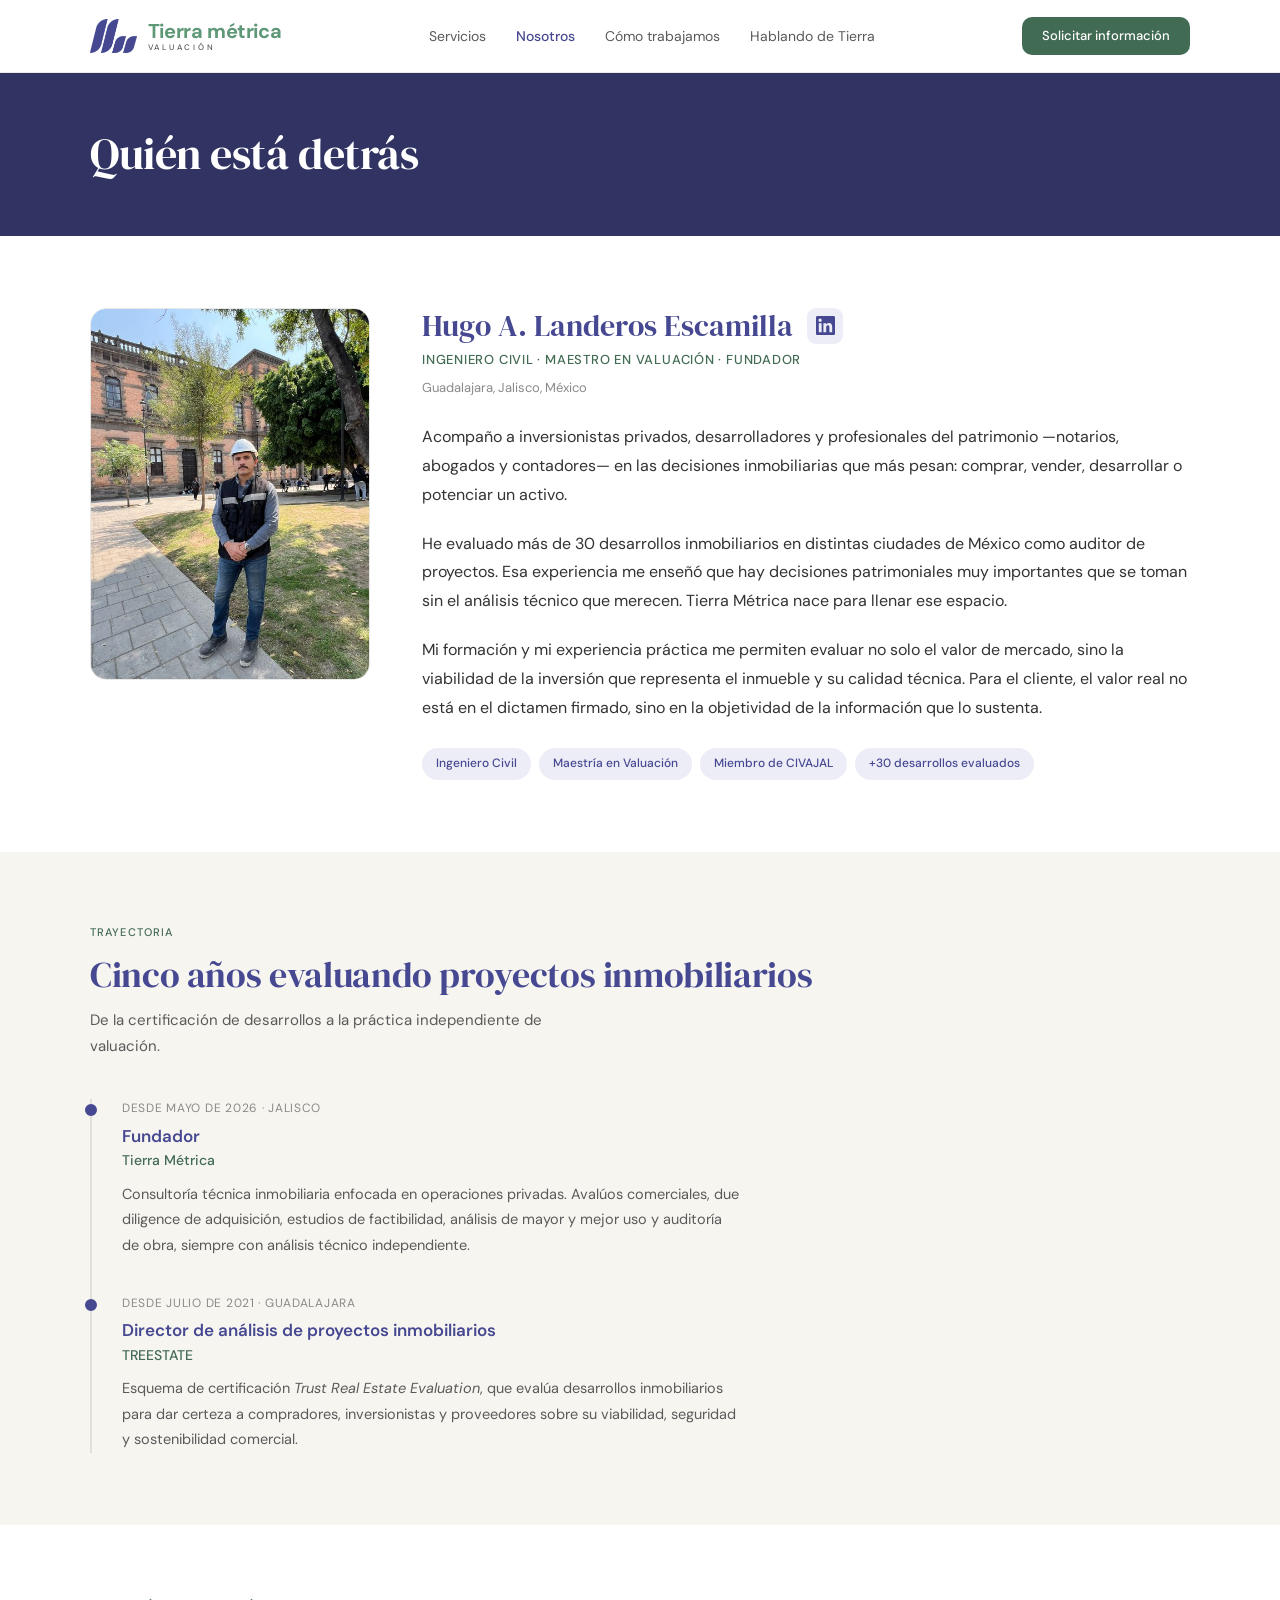
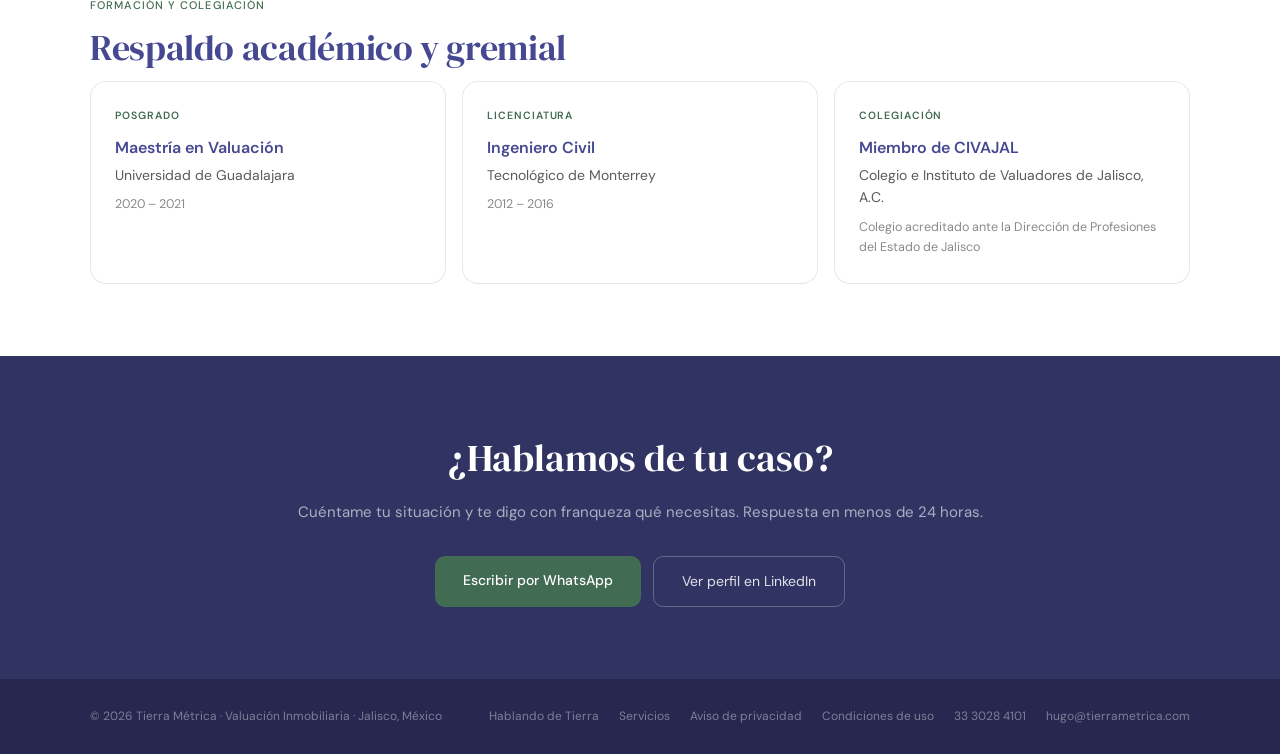
<file: nosotros.html>
<!DOCTYPE html>
<html lang="es-MX">
<head>
<meta charset="UTF-8">
<meta name="viewport" content="width=device-width, initial-scale=1.0">
<title>Quién está detrás — Tierra Métrica</title>
<meta name="description" content="Hugo A. Landeros Escamilla, Ingeniero Civil por el Tecnológico de Monterrey y Maestro en Valuación por la Universidad de Guadalajara. Miembro de CIVAJAL. Más de 30 desarrollos inmobiliarios evaluados en México.">
<meta property="og:type" content="profile">
<meta property="og:title" content="Quién está detrás de Tierra Métrica">
<meta property="og:description" content="Ingeniero Civil y Maestro en Valuación, con más de 30 desarrollos inmobiliarios auditados en distintas ciudades de México.">
<meta property="og:locale" content="es_MX">
<meta property="og:url" content="https://tierrametrica.com/nosotros.html">
<meta property="og:image" content="https://tierrametrica.com/assets/share/home.png">
<meta property="og:image:width" content="1200">
<meta property="og:image:height" content="630">
<meta name="twitter:card" content="summary_large_image">
<meta property="og:site_name" content="Tierra Métrica">
<link rel="canonical" href="https://tierrametrica.com/nosotros.html">
<link rel="icon" href="assets/favicon.png" type="image/png">
<link rel="preconnect" href="https://fonts.googleapis.com">
<link rel="preconnect" href="https://fonts.gstatic.com" crossorigin>
<link href="https://fonts.googleapis.com/css2?family=DM+Sans:ital,opsz,wght@0,9..40,300;0,9..40,400;0,9..40,500;0,9..40,600;0,9..40,700;1,9..40,300&family=DM+Serif+Display:ital@0;1&display=swap" rel="stylesheet">
<link rel="stylesheet" href="assets/styles.css">

<!-- Definición completa de la persona. La portada y los artículos la
     referencian por su @id en lugar de repetirla. -->
<script type="application/ld+json">
{
  "@context": "https://schema.org",
  "@graph": [
    {
      "@type": "Person",
      "@id": "https://tierrametrica.com/nosotros.html#hugo",
      "name": "Hugo A. Landeros Escamilla",
      "givenName": "Hugo",
      "familyName": "Landeros Escamilla",
      "jobTitle": "Ingeniero Civil y Maestro en Valuación",
      "description": "Ingeniero Civil y Maestro en Valuación. Fundador de Tierra Métrica. Ha evaluado más de 30 desarrollos inmobiliarios en distintas ciudades de México como auditor de proyectos.",
      "url": "https://tierrametrica.com/nosotros.html",
      "image": "https://tierrametrica.com/assets/hugo-landeros.jpg",
      "email": "hugo@tierrametrica.com",
      "telephone": "+52 33 3028 4101",
      "worksFor": { "@id": "https://tierrametrica.com/#negocio" },
      "sameAs": [ "https://www.linkedin.com/in/hugolanderos/" ],
      "homeLocation": {
        "@type": "Place",
        "address": {
          "@type": "PostalAddress",
          "addressLocality": "Guadalajara",
          "addressRegion": "Jalisco",
          "addressCountry": "MX"
        }
      },
      "alumniOf": [
        {
          "@type": "CollegeOrUniversity",
          "name": "Universidad de Guadalajara",
          "sameAs": "https://www.udg.mx/"
        },
        {
          "@type": "CollegeOrUniversity",
          "name": "Tecnológico de Monterrey",
          "sameAs": "https://tec.mx/"
        }
      ],
      "hasCredential": [
        {
          "@type": "EducationalOccupationalCredential",
          "credentialCategory": "Maestría",
          "name": "Maestría en Valuación",
          "educationalLevel": "Posgrado",
          "recognizedBy": { "@type": "CollegeOrUniversity", "name": "Universidad de Guadalajara" }
        },
        {
          "@type": "EducationalOccupationalCredential",
          "credentialCategory": "Licenciatura",
          "name": "Ingeniero Civil",
          "recognizedBy": { "@type": "CollegeOrUniversity", "name": "Tecnológico de Monterrey" }
        }
      ],
      "memberOf": {
        "@type": "Organization",
        "name": "Colegio e Instituto de Valuadores de Jalisco, A.C.",
        "alternateName": "CIVAJAL",
        "description": "Colegio acreditado ante la Dirección de Profesiones del Estado de Jalisco."
      },
      "knowsAbout": [
        "Valuación inmobiliaria",
        "Avalúo comercial",
        "Due diligence inmobiliario",
        "Estudios de factibilidad inmobiliaria",
        "Auditoría de obra",
        "Mercado inmobiliario de Jalisco"
      ],
      "knowsLanguage": { "@type": "Language", "name": "Español", "alternateName": "es-MX" }
    },
    {
      "@type": "ProfilePage",
      "@id": "https://tierrametrica.com/nosotros.html#pagina",
      "url": "https://tierrametrica.com/nosotros.html",
      "name": "Quién está detrás — Tierra Métrica",
      "mainEntity": { "@id": "https://tierrametrica.com/nosotros.html#hugo" },
      "isPartOf": { "@id": "https://tierrametrica.com/#sitio" },
      "inLanguage": "es-MX",
      "breadcrumb": { "@id": "https://tierrametrica.com/nosotros.html#ruta" }
    },
    {
      "@type": "BreadcrumbList",
      "@id": "https://tierrametrica.com/nosotros.html#ruta",
      "itemListElement": [
        { "@type": "ListItem", "position": 1, "name": "Inicio", "item": "https://tierrametrica.com/" },
        { "@type": "ListItem", "position": 2, "name": "Quién está detrás" }
      ]
    }
  ]
}
</script>

<style>
  .page-hero { background: var(--indigo-dark); padding: 56px 5% 56px; }
  .page-hero-inner { max-width: var(--maxw); margin: 0 auto; }
  .page-hero h1 {
    font-family: var(--font-display);
    font-size: clamp(30px, 4vw, 44px);
    font-weight: 400; color: var(--white);
    line-height: 1.15; letter-spacing: -0.01em;
  }

  /* ── Perfil ── */
  .perfil { display: grid; grid-template-columns: 280px 1fr; gap: 52px; align-items: start; }
  .perfil-foto {
    width: 100%; height: auto; border-radius: var(--radius-lg);
    border: 1px solid var(--border); display: block;
  }
  .perfil-encabezado {
    display: flex; align-items: center; gap: 14px;
    flex-wrap: wrap; margin-bottom: 6px;
  }
  .perfil-nombre {
    font-family: var(--font-display); font-size: 30px;
    color: var(--indigo); font-weight: 400; line-height: 1.2;
  }
  /* En reposo va en índigo para no romper la paleta; al pasar el cursor
     toma el azul de LinkedIn, que es donde conviene que se reconozca. */
  .btn-linkedin {
    display: inline-flex; align-items: center; justify-content: center;
    width: 36px; height: 36px; border-radius: 9px;
    background: var(--indigo-tint); color: var(--indigo);
    text-decoration: none; flex-shrink: 0;
    transition: background .2s, color .2s;
  }
  .btn-linkedin:hover { background: #0A66C2; color: var(--white); }
  .perfil-rol {
    font-size: 13px; color: var(--green-dark); font-weight: 500;
    margin-bottom: 8px; text-transform: uppercase; letter-spacing: 0.06em;
  }
  .perfil-lugar { font-size: 13px; color: var(--text-faint); margin-bottom: 24px; }
  .perfil p.bio { font-size: 16px; color: #333; line-height: 1.8; margin-bottom: 20px; }
  .cred-row { display: flex; flex-wrap: wrap; gap: 8px; margin-top: 26px; }
  .cred {
    font-size: 12px; font-weight: 500;
    background: var(--indigo-tint); color: var(--indigo);
    padding: 6px 14px; border-radius: 20px;
  }

  /* ── Trayectoria ── */
  .trayectoria { border-left: 2px solid var(--border); padding-left: 30px; margin-top: 8px; }
  .puesto { position: relative; padding-bottom: 36px; }
  .puesto:last-child { padding-bottom: 0; }
  .puesto::before {
    content: ''; position: absolute;
    left: -37px; top: 5px;
    width: 12px; height: 12px; border-radius: 50%;
    background: var(--white); border: 2px solid var(--indigo);
  }
  .puesto.actual::before { background: var(--indigo); }
  .puesto-fecha {
    font-size: 12px; color: var(--text-faint);
    text-transform: uppercase; letter-spacing: 0.06em; margin-bottom: 6px;
  }
  .puesto-cargo { font-size: 17px; font-weight: 600; color: var(--indigo); line-height: 1.35; margin-bottom: 2px; }
  .puesto-org { font-size: 14px; color: var(--green-dark); font-weight: 500; margin-bottom: 10px; }
  .puesto-desc { font-size: 14.5px; color: var(--text-muted); line-height: 1.75; max-width: 620px; }

  /* ── Formación ── */
  .form-grid {
    display: grid; grid-template-columns: repeat(auto-fit, minmax(260px, 1fr));
    gap: 16px; margin-top: 8px;
  }
  .form-card {
    background: var(--white); border: 1px solid var(--border);
    border-radius: var(--radius-lg); padding: 26px 24px;
  }
  .form-tipo {
    font-size: 10.5px; font-weight: 600; text-transform: uppercase;
    letter-spacing: 0.09em; color: var(--green-dark); margin-bottom: 12px;
  }
  .form-titulo { font-size: 16px; font-weight: 600; color: var(--indigo); margin-bottom: 5px; line-height: 1.35; }
  .form-inst { font-size: 14px; color: var(--text-muted); margin-bottom: 8px; }
  .form-anios { font-size: 12.5px; color: var(--text-faint); font-variant-numeric: tabular-nums; }

  @media (max-width: 768px) {
    .perfil { grid-template-columns: 1fr; gap: 28px; }
    .perfil-foto { max-width: 200px; }
  }
</style>
</head>
<body>

<!-- NAV -->
<header class="nav">
  <div class="nav-inner">
    <a href="index.html" class="nav-logo" aria-label="Tierra Métrica — inicio">
      <img src="assets/logo-mark.png" alt="" width="47" height="34" class="logo-mark">
      <span class="logo-text">
        <span class="logo-name">Tierra métrica</span>
        <span class="logo-sub">Valuación</span>
      </span>
    </a>
    <button class="nav-toggle" id="navToggle" aria-expanded="false" aria-controls="navLinks" aria-label="Abrir menú">
      <span></span>
    </button>
    <ul class="nav-links" id="navLinks">
      <li><a href="servicios.html">Servicios</a></li>
      <li><a href="nosotros.html" class="active" aria-current="page">Nosotros</a></li>
      <li><a href="index.html#proceso">Cómo trabajamos</a></li>
      <li><a href="blog/index.html">Hablando de Tierra</a></li>
    </ul>
    <a href="https://wa.me/523330284101?text=Hola%2C%20me%20gustar%C3%ADa%20recibir%20informaci%C3%B3n%20sobre%20sus%20servicios." class="nav-cta">Solicitar información</a>
  </div>
</header>

<!-- HERO -->
<section class="page-hero">
  <div class="page-hero-inner">
    <h1>Quién está detrás</h1>
  </div>
</section>

<!-- PERFIL -->
<section class="section">
  <div class="section-inner">
    <div class="perfil">
      <img src="assets/hugo-landeros.jpg" alt="Retrato de Hugo A. Landeros Escamilla, fundador de Tierra Métrica" class="perfil-foto" width="280" height="280">
      <div>
        <div class="perfil-encabezado">
          <p class="perfil-nombre">Hugo A. Landeros Escamilla</p>
          <a href="https://www.linkedin.com/in/hugolanderos/" class="btn-linkedin"
             target="_blank" rel="noopener"
             aria-label="Ver el perfil de Hugo A. Landeros Escamilla en LinkedIn (se abre en una pestaña nueva)">
            <svg width="19" height="19" viewBox="0 0 24 24" fill="currentColor" aria-hidden="true">
              <path d="M20.45 20.45h-3.56v-5.57c0-1.33-.03-3.04-1.85-3.04-1.86 0-2.14 1.44-2.14 2.94v5.67H9.35V9h3.41v1.56h.05c.47-.9 1.63-1.85 3.36-1.85 3.59 0 4.26 2.37 4.26 5.45v6.29zM5.34 7.43a2.07 2.07 0 1 1 0-4.13 2.07 2.07 0 0 1 0 4.13zm1.78 13.02H3.55V9h3.57v11.45zM22.22 0H1.77C.79 0 0 .77 0 1.72v20.56C0 23.23.79 24 1.77 24h20.45c.98 0 1.78-.77 1.78-1.72V1.72C24 .77 23.2 0 22.22 0z"/>
            </svg>
          </a>
        </div>
        <p class="perfil-rol">Ingeniero Civil · Maestro en Valuación · Fundador</p>
        <p class="perfil-lugar">Guadalajara, Jalisco, México</p>

        <p class="bio">Acompaño a inversionistas privados, desarrolladores y profesionales del patrimonio —notarios, abogados y contadores— en las decisiones inmobiliarias que más pesan: comprar, vender, desarrollar o potenciar un activo.</p>

        <p class="bio">He evaluado más de 30 desarrollos inmobiliarios en distintas ciudades de México como auditor de proyectos. Esa experiencia me enseñó que hay decisiones patrimoniales muy importantes que se toman sin el análisis técnico que merecen. Tierra Métrica nace para llenar ese espacio.</p>

        <p class="bio">Mi formación y mi experiencia práctica me permiten evaluar no solo el valor de mercado, sino la viabilidad de la inversión que representa el inmueble y su calidad técnica. Para el cliente, el valor real no está en el dictamen firmado, sino en la objetividad de la información que lo sustenta.</p>

        <div class="cred-row">
          <span class="cred">Ingeniero Civil</span>
          <span class="cred">Maestría en Valuación</span>
          <span class="cred">Miembro de CIVAJAL</span>
          <span class="cred">+30 desarrollos evaluados</span>
        </div>
      </div>
    </div>
  </div>
</section>

<!-- TRAYECTORIA -->
<section class="section" style="background:var(--cream);">
  <div class="section-inner">
    <p class="section-eyebrow">Trayectoria</p>
    <h2 class="section-title">Cinco años evaluando proyectos inmobiliarios</h2>
    <p class="section-sub">De la certificación de desarrollos a la práctica independiente de valuación.</p>

    <div class="trayectoria">

      <div class="puesto actual">
        <p class="puesto-fecha">Desde mayo de 2026 · Jalisco</p>
        <p class="puesto-cargo">Fundador</p>
        <p class="puesto-org">Tierra Métrica</p>
        <p class="puesto-desc">Consultoría técnica inmobiliaria enfocada en operaciones privadas. Avalúos comerciales, due diligence de adquisición, estudios de factibilidad, análisis de mayor y mejor uso y auditoría de obra, siempre con análisis técnico independiente.</p>
      </div>

      <div class="puesto actual">
        <p class="puesto-fecha">Desde julio de 2021 · Guadalajara</p>
        <p class="puesto-cargo">Director de análisis de proyectos inmobiliarios</p>
        <p class="puesto-org">TREESTATE</p>
        <p class="puesto-desc">Esquema de certificación <em>Trust Real Estate Evaluation</em>, que evalúa desarrollos inmobiliarios para dar certeza a compradores, inversionistas y proveedores sobre su viabilidad, seguridad y sostenibilidad comercial.</p>
      </div>

    </div>
  </div>
</section>

<!-- FORMACIÓN -->
<section class="section">
  <div class="section-inner">
    <p class="section-eyebrow">Formación y colegiación</p>
    <h2 class="section-title">Respaldo académico y gremial</h2>

    <div class="form-grid">
      <div class="form-card">
        <p class="form-tipo">Posgrado</p>
        <p class="form-titulo">Maestría en Valuación</p>
        <p class="form-inst">Universidad de Guadalajara</p>
        <p class="form-anios">2020 – 2021</p>
      </div>
      <div class="form-card">
        <p class="form-tipo">Licenciatura</p>
        <p class="form-titulo">Ingeniero Civil</p>
        <p class="form-inst">Tecnológico de Monterrey</p>
        <p class="form-anios">2012 – 2016</p>
      </div>
      <div class="form-card">
        <p class="form-tipo">Colegiación</p>
        <p class="form-titulo">Miembro de CIVAJAL</p>
        <p class="form-inst">Colegio e Instituto de Valuadores de Jalisco, A.C.</p>
        <p class="form-anios">Colegio acreditado ante la Dirección de Profesiones del Estado de Jalisco</p>
      </div>
    </div>
  </div>
</section>

<!-- CTA FINAL -->
<section class="section cta-section">
  <div class="section-inner">
    <h2 class="cta-h">¿Hablamos de tu caso?</h2>
    <p class="cta-sub">Cuéntame tu situación y te digo con franqueza qué necesitas. Respuesta en menos de 24 horas.</p>
    <div class="cta-btns">
      <a href="https://wa.me/523330284101?text=Hola%20Hugo%2C%20vi%20tu%20perfil%20en%20el%20sitio%20y%20quisiera%20consultarte%20un%20caso." class="btn-primary">Escribir por WhatsApp</a>
      <a href="https://www.linkedin.com/in/hugolanderos/" class="btn-outline" target="_blank" rel="noopener">Ver perfil en LinkedIn</a>
    </div>
  </div>
</section>

<!-- FOOTER -->
<footer class="footer">
  <div class="footer-inner">
    <span class="footer-copy">© 2026 Tierra Métrica · Valuación Inmobiliaria · Jalisco, México</span>
    <div class="footer-links">
      <a href="blog/index.html">Hablando de Tierra</a>
      <a href="servicios.html">Servicios</a>
      <a href="aviso-privacidad.html">Aviso de privacidad</a>
      <a href="condiciones-uso.html">Condiciones de uso</a>
      <a href="tel:+523330284101">33 3028 4101</a>
      <a href="mailto:hugo@tierrametrica.com">hugo@tierrametrica.com</a>
    </div>
  </div>
</footer>

<script src="assets/site.js" defer></script>
</body>
</html>
</file>
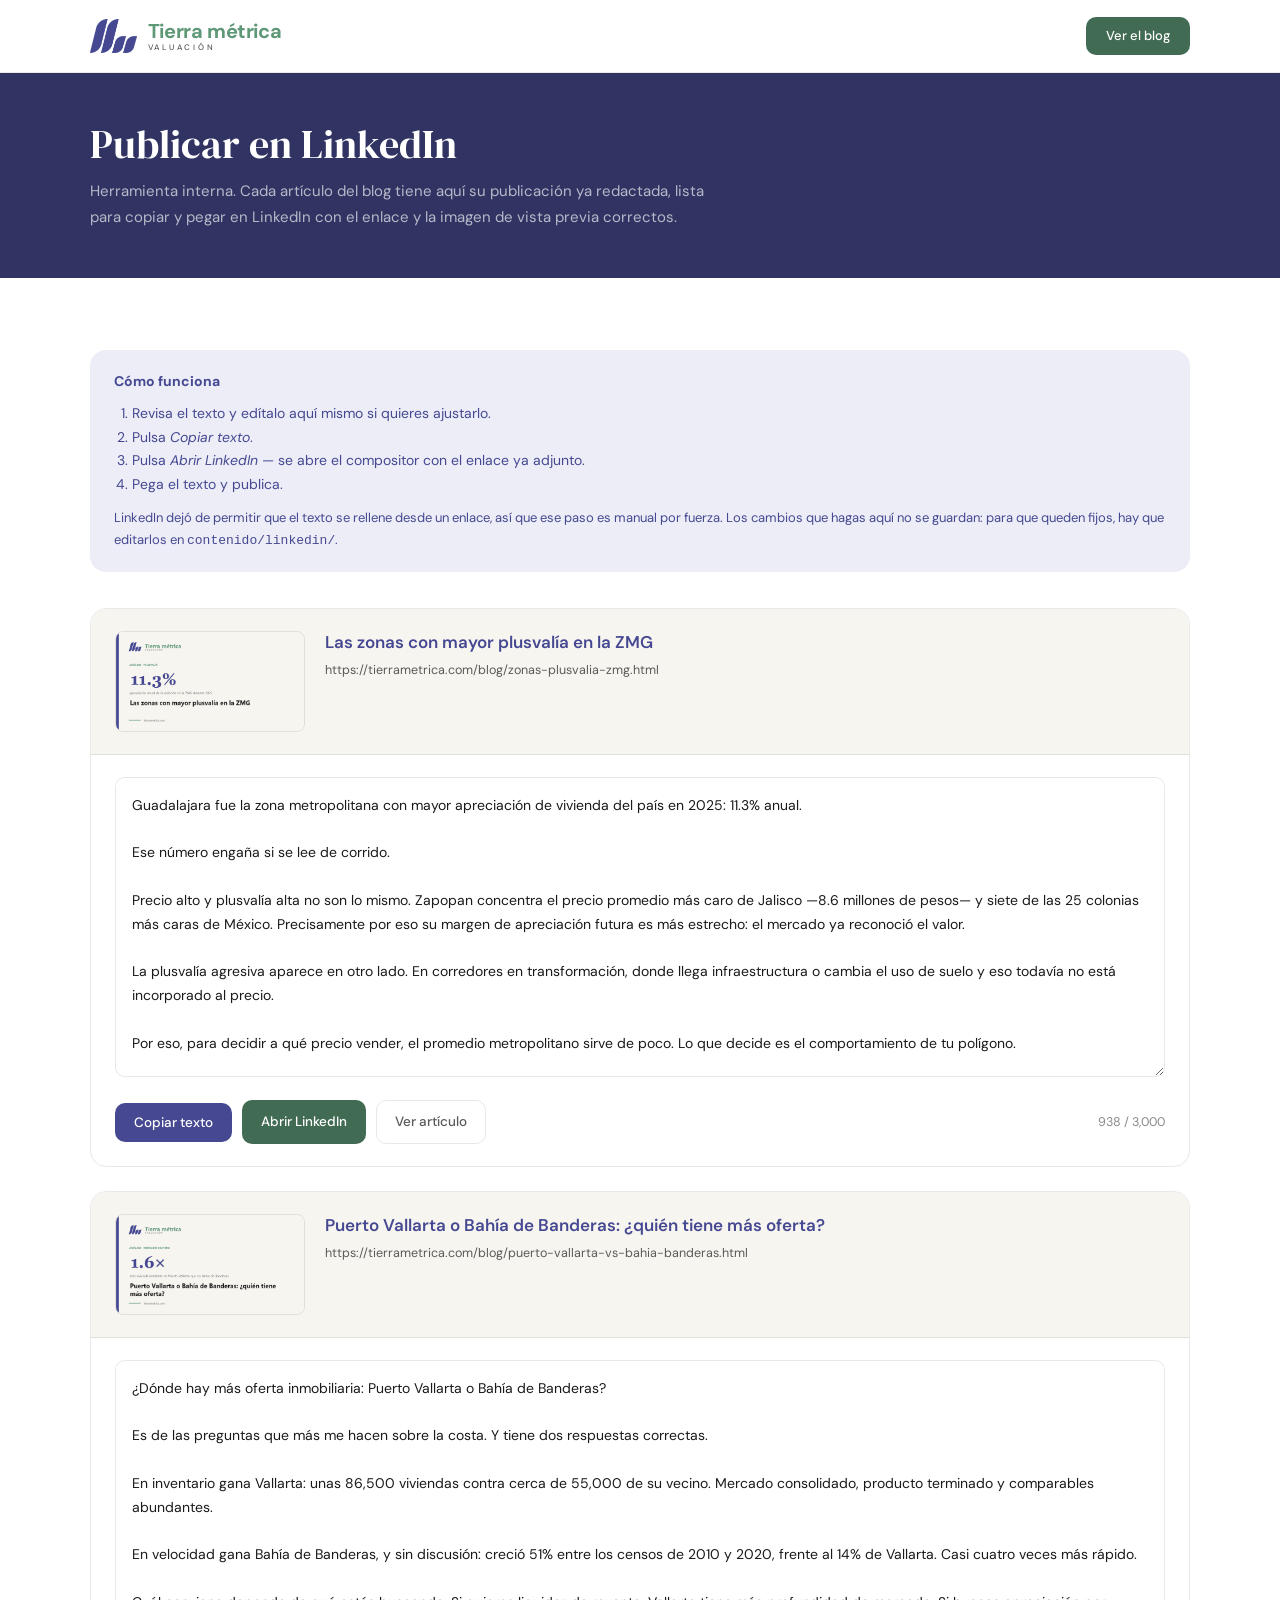
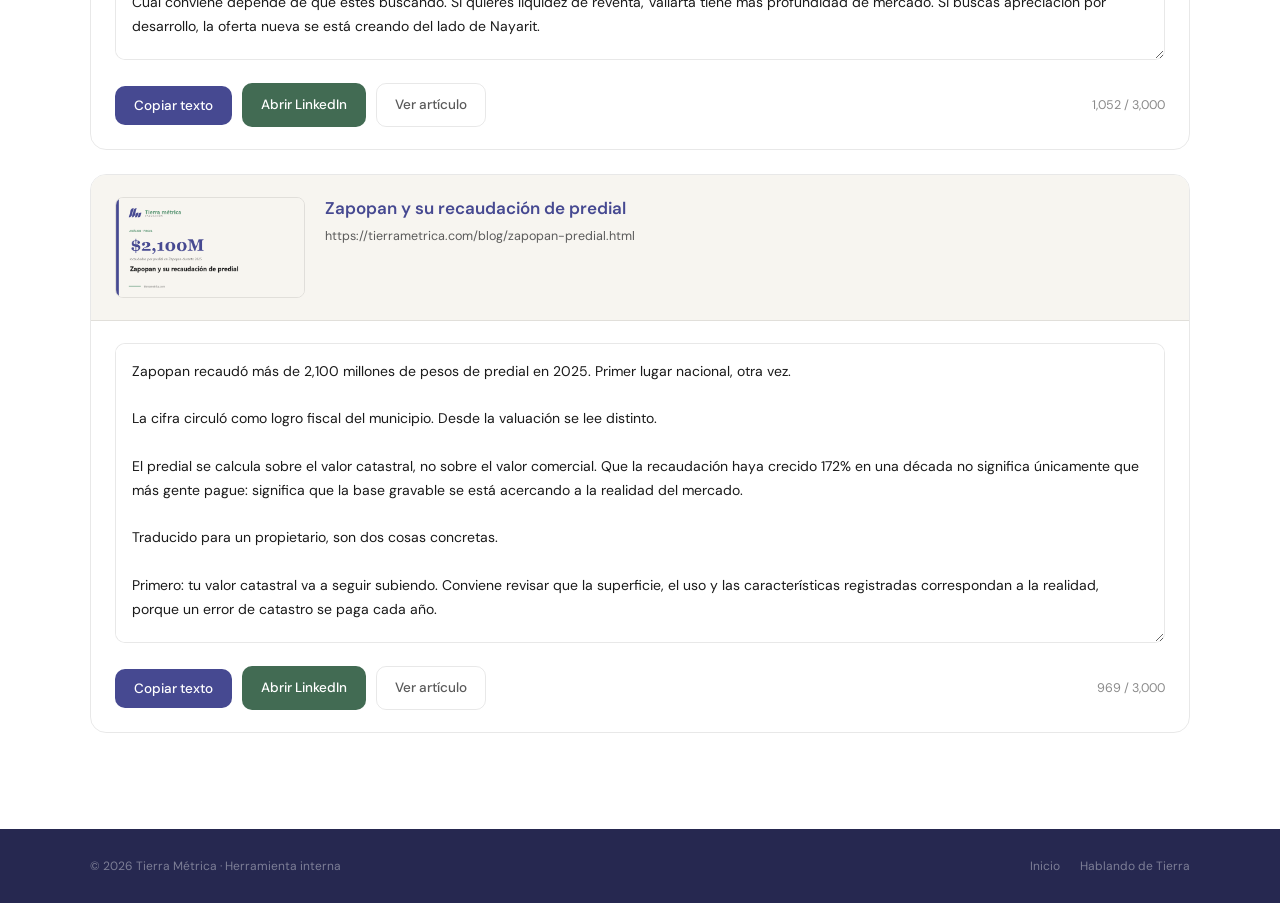
<file: publicar.html>
<!DOCTYPE html>
<html lang="es-MX">
<head>
<meta charset="UTF-8">
<meta name="viewport" content="width=device-width, initial-scale=1.0">
<title>Publicar en LinkedIn — Tierra Métrica</title>
<meta name="robots" content="noindex, nofollow">
<link rel="icon" href="assets/favicon.png" type="image/png">
<link rel="preconnect" href="https://fonts.googleapis.com">
<link rel="preconnect" href="https://fonts.gstatic.com" crossorigin>
<link href="https://fonts.googleapis.com/css2?family=DM+Sans:ital,opsz,wght@0,9..40,300;0,9..40,400;0,9..40,500;0,9..40,600;0,9..40,700;1,9..40,300&family=DM+Serif+Display:ital@0;1&display=swap" rel="stylesheet">
<link rel="stylesheet" href="assets/styles.css">
<style>
  .page-hero { background: var(--indigo-dark); padding: 48px 5% 48px; }
  .page-hero-inner { max-width: var(--maxw); margin: 0 auto; }
  .page-hero h1 {
    font-family: var(--font-display);
    font-size: clamp(28px, 4vw, 40px);
    font-weight: 400; color: var(--white);
    line-height: 1.15; margin-bottom: 12px;
  }
  .page-hero p { font-size: 15px; color: rgba(255,255,255,0.65); max-width: 620px; line-height: 1.7; }

  .steps {
    background: var(--indigo-tint);
    border-radius: var(--radius-lg);
    padding: 20px 24px; margin-bottom: 36px;
    font-size: 14px; color: var(--indigo); line-height: 1.7;
  }
  .steps ol { margin: 8px 0 0 18px; }

  .pub { border: 1px solid var(--border); border-radius: var(--radius-lg); margin-bottom: 24px; overflow: hidden; }
  .pub-head {
    display: flex; gap: 20px; align-items: flex-start;
    padding: 22px 24px; background: var(--cream);
    border-bottom: 1px solid var(--border); flex-wrap: wrap;
  }
  .pub-thumb {
    width: 190px; height: auto; border-radius: 8px;
    border: 1px solid var(--border); display: block; flex-shrink: 0;
  }
  .pub-meta { flex: 1; min-width: 240px; }
  .pub-title { font-size: 17px; font-weight: 600; color: var(--indigo); margin-bottom: 6px; line-height: 1.35; }
  .pub-url { font-size: 12.5px; color: var(--text-muted); word-break: break-all; }
  .pub-body { padding: 22px 24px; }
  .pub-text {
    width: 100%; min-height: 300px;
    font-family: var(--font-body); font-size: 14px;
    line-height: 1.7; color: var(--text);
    border: 1px solid var(--border); border-radius: var(--radius);
    padding: 16px; resize: vertical; background: var(--white);
  }
  .pub-text:focus { outline: 2px solid var(--indigo); outline-offset: 1px; }
  .pub-actions { display: flex; gap: 10px; margin-top: 16px; flex-wrap: wrap; align-items: center; }
  .btn-sm {
    font-family: var(--font-body); font-size: 13.5px; font-weight: 500;
    padding: 10px 18px; border-radius: var(--radius);
    cursor: pointer; text-decoration: none; display: inline-block;
    border: 1px solid transparent; transition: background .2s, border-color .2s;
  }
  .btn-copy { background: var(--indigo); color: var(--white); }
  .btn-copy:hover { background: var(--indigo-mid); }
  .btn-li { background: var(--green-dark); color: var(--white); }
  .btn-li:hover { background: var(--green-darker); }
  .btn-ghost { background: transparent; color: var(--text-muted); border-color: var(--border); }
  .btn-ghost:hover { border-color: var(--indigo); color: var(--indigo); }
  .counter { font-size: 12.5px; color: var(--text-faint); margin-left: auto; font-variant-numeric: tabular-nums; }
  .counter.over { color: #a3341f; font-weight: 600; }

  .status { font-size: 14px; color: var(--text-muted); padding: 20px 0; }
  .error {
    background: #FBEDE9; border-left: 3px solid #a3341f;
    padding: 18px 20px; border-radius: 0 var(--radius) var(--radius) 0;
    font-size: 14px; line-height: 1.7; color: #6b2415;
  }
</style>
</head>
<body>

<header class="nav">
  <div class="nav-inner">
    <a href="index.html" class="nav-logo" aria-label="Tierra Métrica — inicio">
      <img src="assets/logo-mark.png" alt="" width="47" height="34" class="logo-mark">
      <span class="logo-text">
        <span class="logo-name">Tierra métrica</span>
        <span class="logo-sub">Valuación</span>
      </span>
    </a>
    <a href="blog/index.html" class="nav-cta">Ver el blog</a>
  </div>
</header>

<section class="page-hero">
  <div class="page-hero-inner">
    <h1>Publicar en LinkedIn</h1>
    <p>Herramienta interna. Cada artículo del blog tiene aquí su publicación ya redactada, lista para copiar y pegar en LinkedIn con el enlace y la imagen de vista previa correctos.</p>
  </div>
</section>

<section class="section">
  <div class="section-inner">

    <div class="steps">
      <strong>Cómo funciona</strong>
      <ol>
        <li>Revisa el texto y edítalo aquí mismo si quieres ajustarlo.</li>
        <li>Pulsa <em>Copiar texto</em>.</li>
        <li>Pulsa <em>Abrir LinkedIn</em> — se abre el compositor con el enlace ya adjunto.</li>
        <li>Pega el texto y publica.</li>
      </ol>
      <p style="margin-top:10px;font-size:13px;">LinkedIn dejó de permitir que el texto se rellene desde un enlace, así que ese paso es manual por fuerza. Los cambios que hagas aquí no se guardan: para que queden fijos, hay que editarlos en <code>contenido/linkedin/</code>.</p>
    </div>

    <div id="lista"><p class="status">Cargando publicaciones…</p></div>

  </div>
</section>

<footer class="footer">
  <div class="footer-inner">
    <span class="footer-copy">© 2026 Tierra Métrica · Herramienta interna</span>
    <div class="footer-links">
      <a href="index.html">Inicio</a>
      <a href="blog/index.html">Hablando de Tierra</a>
    </div>
  </div>
</footer>

<script>
(function () {
  'use strict';

  // Los borradores viven en contenido/linkedin/. Para añadir uno nuevo,
  // crea el .md y agrega su nombre aquí.
  var SLUGS = [
    'zonas-plusvalia-zmg',
    'puerto-vallarta-vs-bahia-banderas',
    'zapopan-predial'
  ];

  var LIMITE = 3000; // tope de caracteres de una publicación de LinkedIn
  var lista = document.getElementById('lista');

  // Separa el bloque de metadatos --- --- del cuerpo del post
  function parse(texto) {
    var m = texto.match(/^---\s*\n([\s\S]*?)\n---\s*\n([\s\S]*)$/);
    if (!m) return { meta: {}, cuerpo: texto.trim() };
    var meta = {};
    m[1].split('\n').forEach(function (linea) {
      var i = linea.indexOf(':');
      if (i > 0) meta[linea.slice(0, i).trim()] = linea.slice(i + 1).trim();
    });
    return { meta: meta, cuerpo: m[2].trim() };
  }

  function tarjeta(slug, datos) {
    var meta = datos.meta;
    var art = document.createElement('article');
    art.className = 'pub';

    var head = document.createElement('div');
    head.className = 'pub-head';
    if (meta.imagen) {
      var img = document.createElement('img');
      img.className = 'pub-thumb';
      // La miniatura se sirve desde el mismo sitio: así se ve tanto en local
      // como en producción, sin depender de que el dominio ya esté publicado.
      img.src = meta.imagen.replace(/^https?:\/\/[^/]+\//, '');
      img.alt = 'Vista previa de ' + (meta.titulo || slug);
      img.loading = 'lazy';
      head.appendChild(img);
    }
    var info = document.createElement('div');
    info.className = 'pub-meta';
    var h = document.createElement('p');
    h.className = 'pub-title';
    h.textContent = meta.titulo || slug;
    var u = document.createElement('p');
    u.className = 'pub-url';
    u.textContent = meta.url || '';
    info.appendChild(h); info.appendChild(u);
    head.appendChild(info);

    var body = document.createElement('div');
    body.className = 'pub-body';

    var ta = document.createElement('textarea');
    ta.className = 'pub-text';
    ta.value = datos.cuerpo;
    ta.setAttribute('aria-label', 'Texto de la publicación: ' + (meta.titulo || slug));

    var acciones = document.createElement('div');
    acciones.className = 'pub-actions';

    var copiar = document.createElement('button');
    copiar.className = 'btn-sm btn-copy';
    copiar.type = 'button';
    copiar.textContent = 'Copiar texto';
    copiar.addEventListener('click', function () {
      var listo = function () {
        copiar.textContent = '✓ Copiado';
        setTimeout(function () { copiar.textContent = 'Copiar texto'; }, 2000);
      };
      if (navigator.clipboard && navigator.clipboard.writeText) {
        navigator.clipboard.writeText(ta.value).then(listo, function () { ta.select(); });
      } else {
        // Respaldo para navegadores sin API de portapapeles
        ta.select(); document.execCommand('copy'); listo();
      }
    });

    var li = document.createElement('a');
    li.className = 'btn-sm btn-li';
    li.textContent = 'Abrir LinkedIn';
    li.target = '_blank';
    li.rel = 'noopener';
    li.href = 'https://www.linkedin.com/sharing/share-offsite/?url=' + encodeURIComponent(meta.url || '');

    var ver = document.createElement('a');
    ver.className = 'btn-sm btn-ghost';
    ver.textContent = 'Ver artículo';
    ver.target = '_blank';
    ver.rel = 'noopener';
    ver.href = meta.url || '#';

    var cont = document.createElement('span');
    cont.className = 'counter';
    var actualizar = function () {
      var n = ta.value.length;
      cont.textContent = n.toLocaleString('es-MX') + ' / ' + LIMITE.toLocaleString('es-MX');
      cont.classList.toggle('over', n > LIMITE);
    };
    ta.addEventListener('input', actualizar);
    actualizar();

    acciones.appendChild(copiar);
    acciones.appendChild(li);
    acciones.appendChild(ver);
    acciones.appendChild(cont);

    body.appendChild(ta);
    body.appendChild(acciones);
    art.appendChild(head);
    art.appendChild(body);
    return art;
  }

  Promise.all(SLUGS.map(function (slug) {
    return fetch('contenido/linkedin/' + slug + '.md')
      .then(function (r) {
        if (!r.ok) throw new Error(r.status + ' en ' + slug);
        return r.text();
      })
      .then(function (t) { return { slug: slug, datos: parse(t) }; });
  })).then(function (todos) {
    lista.innerHTML = '';
    todos.forEach(function (x) { lista.appendChild(tarjeta(x.slug, x.datos)); });
  }).catch(function (err) {
    lista.innerHTML = '';
    var d = document.createElement('div');
    d.className = 'error';
    d.innerHTML = '<strong>No se pudieron cargar los borradores.</strong><br>' +
      'Si abriste este archivo con doble clic desde el disco, es lo esperado: ' +
      'el navegador bloquea la lectura de archivos locales por seguridad. ' +
      'Esta página funciona en el sitio publicado, en ' +
      '<code>https://tierrametrica.com/publicar.html</code>.<br><br>' +
      '<span style="opacity:.75">Detalle técnico: ' + String(err.message) + '</span>';
    lista.appendChild(d);
  });
})();
</script>
</body>
</html>
</file>
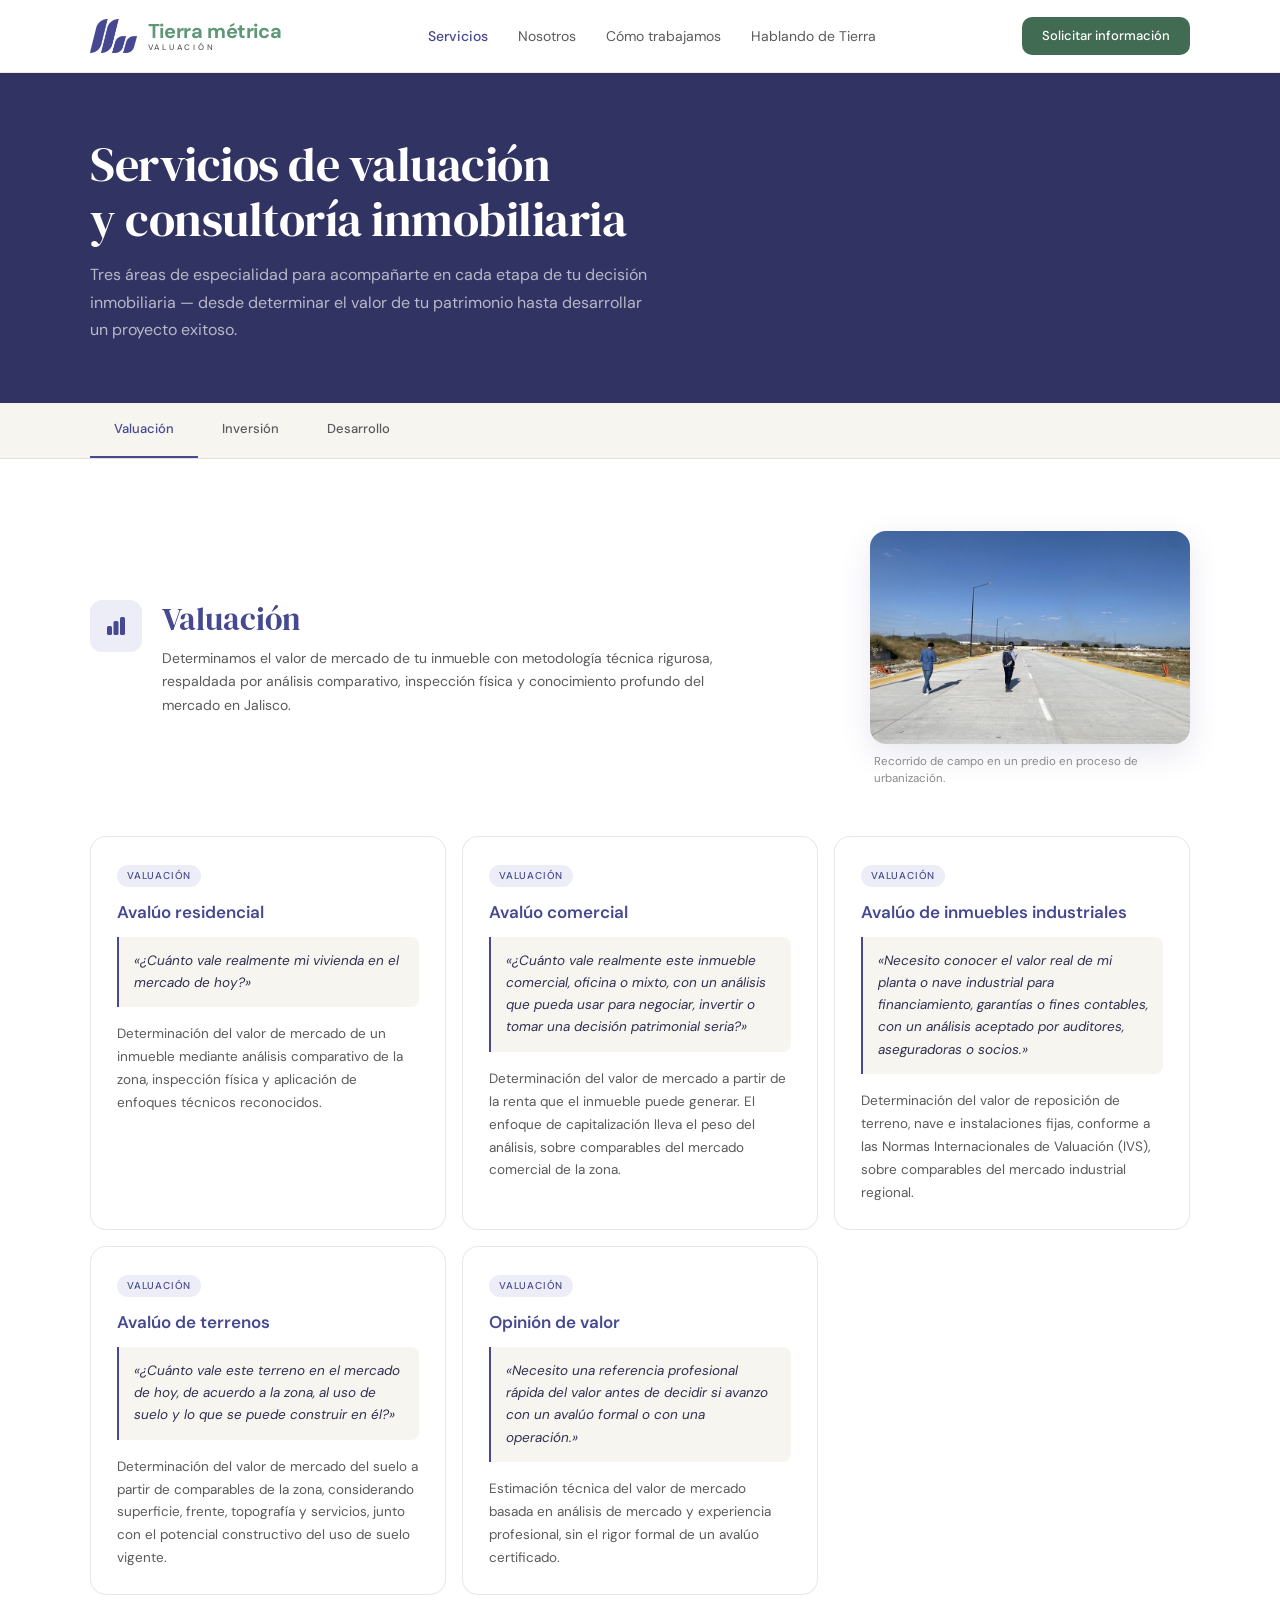
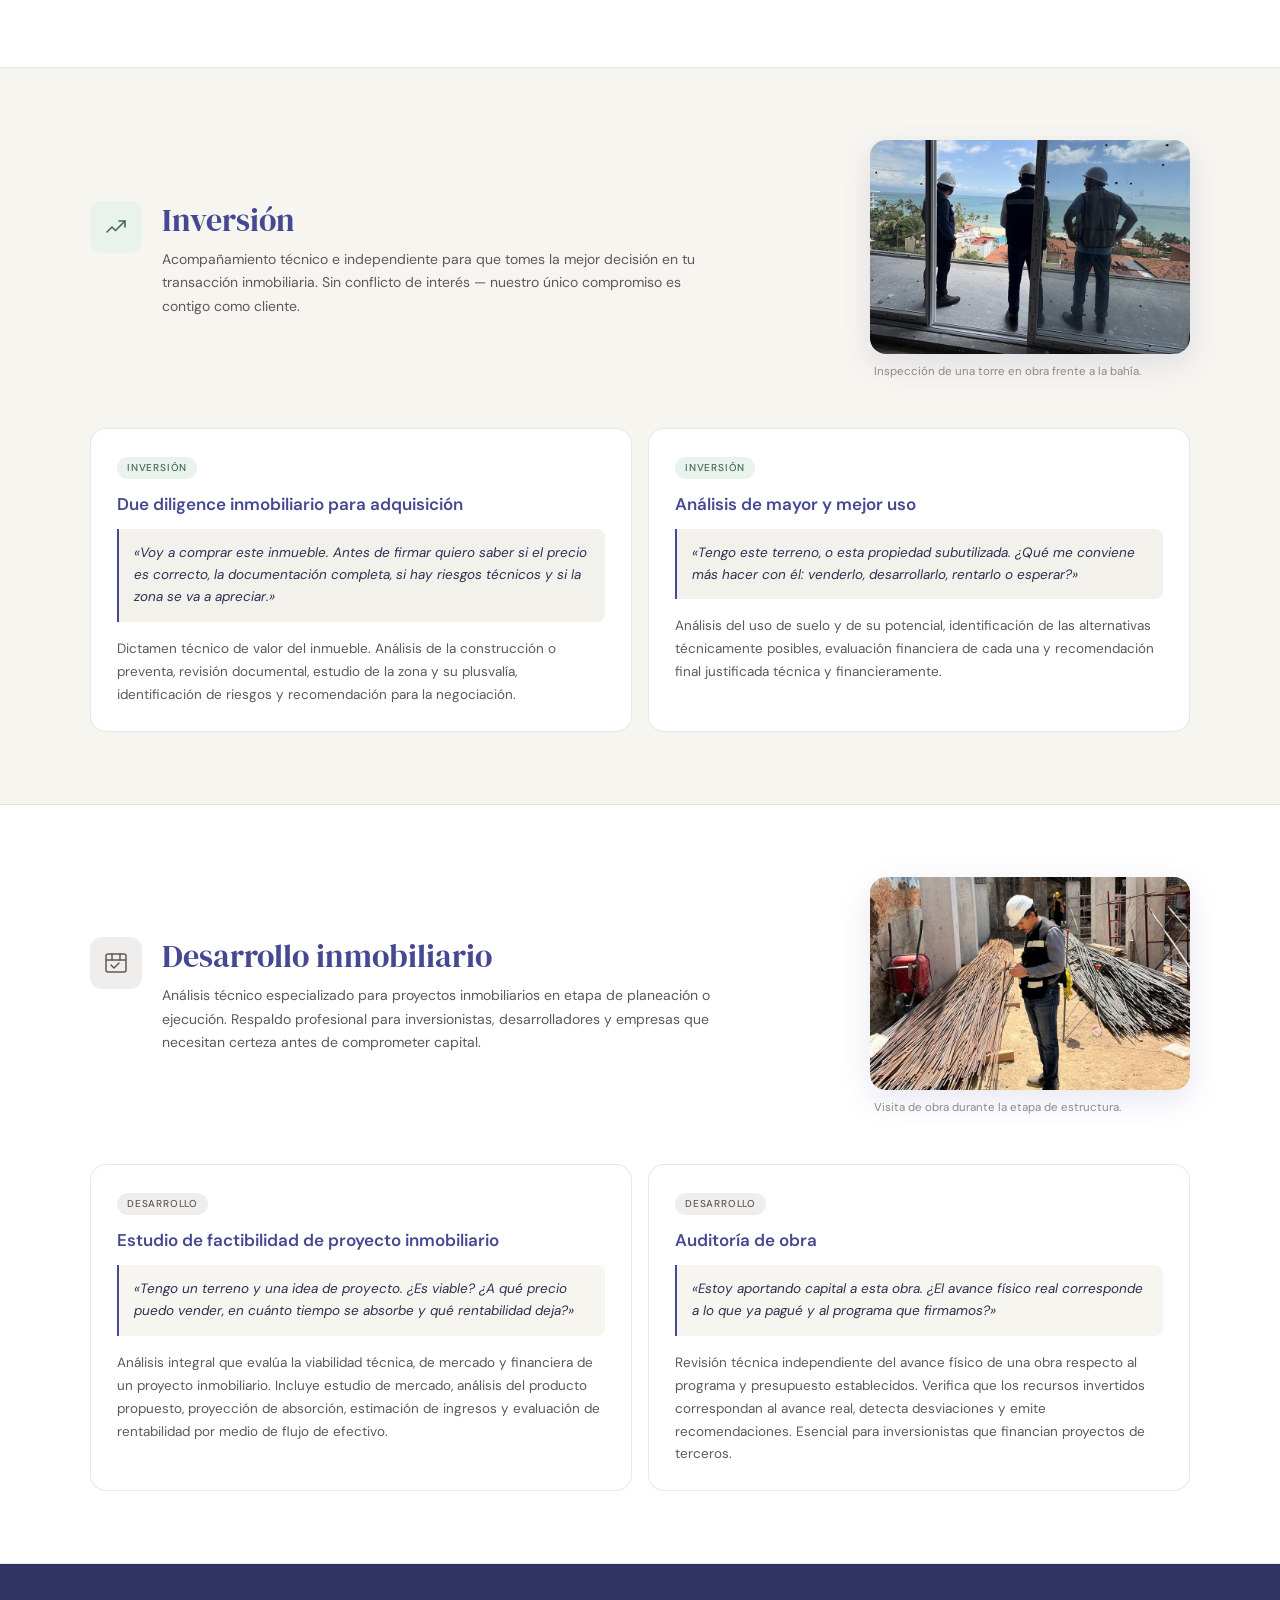
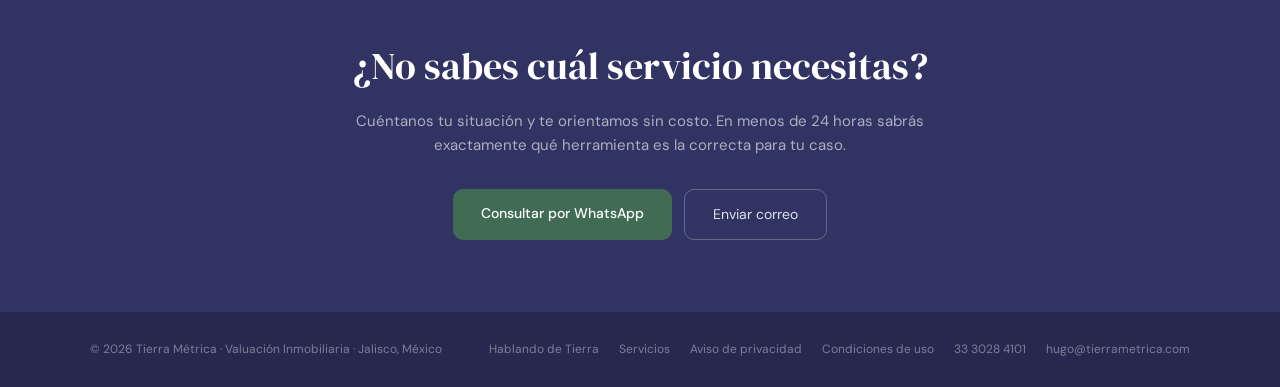
<file: servicios.html>
<!DOCTYPE html>
<html lang="es-MX">
<head>
<meta charset="UTF-8">
<meta name="viewport" content="width=device-width, initial-scale=1.0">
<title>Servicios de valuación inmobiliaria en Jalisco — Tierra Métrica</title>
<meta name="description" content="Avalúos residenciales, comerciales e industriales, opinión de valor, due diligence de adquisición, análisis de mayor y mejor uso, estudios de factibilidad y auditoría de obra en Jalisco.">
<meta property="og:type" content="website">
<meta property="og:title" content="Servicios de valuación inmobiliaria en Jalisco">
<meta property="og:description" content="Nueve servicios de valuación, inversión y desarrollo inmobiliario para propietarios, compradores e inversionistas en Jalisco.">
<meta property="og:site_name" content="Tierra Métrica">
<meta property="og:locale" content="es_MX">
<meta property="og:url" content="https://tierrametrica.com/servicios.html">
<meta property="og:image" content="https://tierrametrica.com/assets/share/home.png">
<meta property="og:image:width" content="1200">
<meta property="og:image:height" content="630">
<meta name="twitter:card" content="summary_large_image">
<link rel="canonical" href="https://tierrametrica.com/servicios.html">
<link rel="icon" href="assets/favicon.png" type="image/png">
<link rel="preconnect" href="https://fonts.googleapis.com">
<link rel="preconnect" href="https://fonts.gstatic.com" crossorigin>
<link href="https://fonts.googleapis.com/css2?family=DM+Sans:ital,opsz,wght@0,9..40,300;0,9..40,400;0,9..40,500;0,9..40,600;0,9..40,700;1,9..40,300&family=DM+Serif+Display:ital@0;1&display=swap" rel="stylesheet">
<link rel="stylesheet" href="assets/styles.css">

<!-- Los nueve servicios y, aparte, las mismas preguntas del cliente en
     formato FAQ. Las respuestas son literalmente el texto visible de cada
     ficha: si una cambia en la página, hay que cambiarla aquí también. -->
<script type="application/ld+json">
{
  "@context": "https://schema.org",
  "@graph": [
    {
      "@type": "CollectionPage",
      "@id": "https://tierrametrica.com/servicios.html#pagina",
      "url": "https://tierrametrica.com/servicios.html",
      "name": "Servicios de valuación y consultoría inmobiliaria",
      "isPartOf": { "@id": "https://tierrametrica.com/#sitio" },
      "about": { "@id": "https://tierrametrica.com/#negocio" },
      "inLanguage": "es-MX",
      "breadcrumb": { "@id": "https://tierrametrica.com/servicios.html#ruta" }
    },
    {
      "@type": "BreadcrumbList",
      "@id": "https://tierrametrica.com/servicios.html#ruta",
      "itemListElement": [
        { "@type": "ListItem", "position": 1, "name": "Inicio", "item": "https://tierrametrica.com/" },
        { "@type": "ListItem", "position": 2, "name": "Servicios" }
      ]
    },
    {
      "@type": "Service",
      "name": "Avalúo residencial",
      "serviceType": "Valuación inmobiliaria",
      "description": "Determinación del valor de mercado de un inmueble mediante análisis comparativo de la zona, inspección física y aplicación de enfoques técnicos reconocidos.",
      "provider": { "@id": "https://tierrametrica.com/#negocio" },
      "areaServed": { "@type": "AdministrativeArea", "name": "Jalisco" }
    },
    {
      "@type": "Service",
      "name": "Avalúo comercial",
      "serviceType": "Valuación inmobiliaria",
      "description": "Determinación del valor de mercado a partir de la renta que el inmueble puede generar. El enfoque de capitalización lleva el peso del análisis, sobre comparables del mercado comercial de la zona.",
      "provider": { "@id": "https://tierrametrica.com/#negocio" },
      "areaServed": { "@type": "AdministrativeArea", "name": "Jalisco" }
    },
    {
      "@type": "Service",
      "name": "Avalúo de inmuebles industriales",
      "serviceType": "Valuación inmobiliaria",
      "description": "Determinación del valor de reposición de terreno, nave e instalaciones fijas, conforme a las Normas Internacionales de Valuación (IVS), sobre comparables del mercado industrial regional.",
      "provider": { "@id": "https://tierrametrica.com/#negocio" },
      "areaServed": { "@type": "AdministrativeArea", "name": "Jalisco" }
    },
    {
      "@type": "Service",
      "name": "Avalúo de terrenos",
      "serviceType": "Valuación inmobiliaria",
      "description": "Determinación del valor de mercado del suelo a partir de comparables de la zona, considerando superficie, frente, topografía y servicios, junto con el potencial constructivo del uso de suelo vigente.",
      "provider": { "@id": "https://tierrametrica.com/#negocio" },
      "areaServed": { "@type": "AdministrativeArea", "name": "Jalisco" }
    },
    {
      "@type": "Service",
      "name": "Opinión de valor",
      "serviceType": "Valuación inmobiliaria",
      "description": "Estimación técnica del valor de mercado basada en análisis de mercado y experiencia profesional, sin el rigor formal de un avalúo certificado.",
      "provider": { "@id": "https://tierrametrica.com/#negocio" },
      "areaServed": { "@type": "AdministrativeArea", "name": "Jalisco" }
    },
    {
      "@type": "Service",
      "name": "Due diligence inmobiliario para adquisición",
      "serviceType": "Consultoría inmobiliaria",
      "description": "Dictamen técnico de valor del inmueble. Análisis de la construcción o preventa, revisión documental, estudio de la zona y su plusvalía, identificación de riesgos y recomendación para la negociación.",
      "provider": { "@id": "https://tierrametrica.com/#negocio" },
      "areaServed": { "@type": "AdministrativeArea", "name": "Jalisco" }
    },
    {
      "@type": "Service",
      "name": "Análisis de mayor y mejor uso",
      "serviceType": "Consultoría inmobiliaria",
      "description": "Análisis del uso de suelo y de su potencial, identificación de las alternativas técnicamente posibles, evaluación financiera de cada una y recomendación final justificada técnica y financieramente.",
      "provider": { "@id": "https://tierrametrica.com/#negocio" },
      "areaServed": { "@type": "AdministrativeArea", "name": "Jalisco" }
    },
    {
      "@type": "Service",
      "name": "Estudio de factibilidad de proyecto inmobiliario",
      "serviceType": "Consultoría de desarrollo inmobiliario",
      "description": "Análisis integral que evalúa la viabilidad técnica, de mercado y financiera de un proyecto inmobiliario. Incluye estudio de mercado, análisis del producto propuesto, proyección de absorción, estimación de ingresos y evaluación de rentabilidad por medio de flujo de efectivo.",
      "provider": { "@id": "https://tierrametrica.com/#negocio" },
      "areaServed": { "@type": "AdministrativeArea", "name": "Jalisco" }
    },
    {
      "@type": "Service",
      "name": "Auditoría de obra",
      "serviceType": "Consultoría de desarrollo inmobiliario",
      "description": "Revisión técnica independiente del avance físico de una obra respecto al programa y presupuesto establecidos. Verifica que los recursos invertidos correspondan al avance real, detecta desviaciones y emite recomendaciones.",
      "provider": { "@id": "https://tierrametrica.com/#negocio" },
      "areaServed": { "@type": "AdministrativeArea", "name": "Jalisco" }
    },
    {
      "@type": "FAQPage",
      "@id": "https://tierrametrica.com/servicios.html#faq",
      "inLanguage": "es-MX",
      "mainEntity": [
        {
          "@type": "Question",
          "name": "¿Cuánto vale realmente mi vivienda en el mercado de hoy?",
          "acceptedAnswer": {
            "@type": "Answer",
            "text": "Determinación del valor de mercado de un inmueble mediante análisis comparativo de la zona, inspección física y aplicación de enfoques técnicos reconocidos. Es el avalúo residencial."
          }
        },
        {
          "@type": "Question",
          "name": "¿Cuánto vale realmente este inmueble comercial, oficina o mixto, con un análisis que pueda usar para negociar, invertir o tomar una decisión patrimonial seria?",
          "acceptedAnswer": {
            "@type": "Answer",
            "text": "Determinación del valor de mercado a partir de la renta que el inmueble puede generar. El enfoque de capitalización lleva el peso del análisis, sobre comparables del mercado comercial de la zona. Es el avalúo comercial."
          }
        },
        {
          "@type": "Question",
          "name": "¿Cómo conozco el valor real de mi planta o nave industrial para financiamiento, garantías o fines contables?",
          "acceptedAnswer": {
            "@type": "Answer",
            "text": "Con un avalúo de inmuebles industriales: determinación del valor de reposición de terreno, nave e instalaciones fijas, conforme a las Normas Internacionales de Valuación (IVS), sobre comparables del mercado industrial regional. Es el análisis que aceptan auditores, aseguradoras o socios."
          }
        },
        {
          "@type": "Question",
          "name": "¿Cuánto vale este terreno en el mercado de hoy, de acuerdo a la zona, al uso de suelo y lo que se puede construir en él?",
          "acceptedAnswer": {
            "@type": "Answer",
            "text": "Determinación del valor de mercado del suelo a partir de comparables de la zona, considerando superficie, frente, topografía y servicios, junto con el potencial constructivo del uso de suelo vigente. Es el avalúo de terrenos."
          }
        },
        {
          "@type": "Question",
          "name": "¿Cómo obtengo una referencia profesional rápida del valor antes de decidir si avanzo con un avalúo formal?",
          "acceptedAnswer": {
            "@type": "Answer",
            "text": "Con una opinión de valor: estimación técnica del valor de mercado basada en análisis de mercado y experiencia profesional, sin el rigor formal de un avalúo certificado."
          }
        },
        {
          "@type": "Question",
          "name": "Voy a comprar un inmueble. Antes de firmar, ¿cómo sé si el precio es correcto, la documentación está completa y si hay riesgos técnicos?",
          "acceptedAnswer": {
            "@type": "Answer",
            "text": "Con un due diligence inmobiliario para adquisición: dictamen técnico de valor del inmueble, análisis de la construcción o preventa, revisión documental, estudio de la zona y su plusvalía, identificación de riesgos y recomendación para la negociación."
          }
        },
        {
          "@type": "Question",
          "name": "Tengo un terreno o una propiedad subutilizada. ¿Qué me conviene más hacer con él: venderlo, desarrollarlo, rentarlo o esperar?",
          "acceptedAnswer": {
            "@type": "Answer",
            "text": "Lo resuelve un análisis de mayor y mejor uso: análisis del uso de suelo y de su potencial, identificación de las alternativas técnicamente posibles, evaluación financiera de cada una y recomendación final justificada técnica y financieramente."
          }
        },
        {
          "@type": "Question",
          "name": "Tengo un terreno y una idea de proyecto. ¿Es viable? ¿A qué precio puedo vender, en cuánto tiempo se absorbe y qué rentabilidad deja?",
          "acceptedAnswer": {
            "@type": "Answer",
            "text": "Lo responde un estudio de factibilidad de proyecto inmobiliario: análisis integral de la viabilidad técnica, de mercado y financiera. Incluye estudio de mercado, análisis del producto propuesto, proyección de absorción, estimación de ingresos y evaluación de rentabilidad por medio de flujo de efectivo."
          }
        },
        {
          "@type": "Question",
          "name": "Estoy aportando capital a una obra. ¿El avance físico real corresponde a lo que ya pagué y al programa que firmamos?",
          "acceptedAnswer": {
            "@type": "Answer",
            "text": "Lo verifica una auditoría de obra: revisión técnica independiente del avance físico respecto al programa y presupuesto establecidos. Comprueba que los recursos invertidos correspondan al avance real, detecta desviaciones y emite recomendaciones."
          }
        }
      ]
    }
  ]
}
</script>

<style>
  /* ── HERO INTERIOR ── */
  .page-hero { background: var(--indigo-dark); padding: 64px 5% 60px; }
  .page-hero-inner { max-width: var(--maxw); margin: 0 auto; }
  .page-hero h1 {
    font-family: var(--font-display);
    font-size: clamp(30px, 4vw, 48px);
    font-weight: 400; color: var(--white);
    line-height: 1.15; margin-bottom: 14px; letter-spacing: -0.01em;
  }
  .page-hero p { font-size: 16px; color: rgba(255,255,255,0.65); max-width: 560px; line-height: 1.7; }

  /* ── NAV DE CATEGORÍAS ── */
  .cat-nav {
    background: var(--cream);
    border-bottom: 1px solid var(--border);
    padding: 0 5%;
    position: sticky; top: 72px; z-index: 90;
  }
  .cat-nav-inner { max-width: var(--maxw); margin: 0 auto; display: flex; }
  .cat-tab {
    font-size: 13px; font-weight: 500; color: var(--text-muted);
    padding: 16px 24px; border-bottom: 2px solid transparent;
    cursor: pointer; text-decoration: none;
    transition: color .2s, border-color .2s; white-space: nowrap;
  }
  .cat-tab:hover { color: var(--indigo); }
  .cat-tab.active { color: var(--indigo); border-bottom-color: var(--indigo); }

  /* ── SECCIONES ── */
  .cat-section { padding: 72px 5%; border-bottom: 1px solid var(--border); }
  .cat-section:last-of-type { border-bottom: none; }
  .cat-section-inner { max-width: var(--maxw); margin: 0 auto; }
  .cat-section.alt { background: var(--cream); }
  .cat-header { display: flex; align-items: flex-start; gap: 20px; margin-bottom: 48px; }
  .cat-icon {
    width: 52px; height: 52px; border-radius: 12px;
    display: flex; align-items: center; justify-content: center; flex-shrink: 0;
  }
  .cat-title {
    font-family: var(--font-display);
    font-size: clamp(24px, 3vw, 32px);
    font-weight: 400; color: var(--indigo);
    line-height: 1.2; margin-bottom: 8px;
  }
  .cat-desc { font-size: 14px; color: var(--text-muted); max-width: 560px; line-height: 1.7; }

  /* ── Foto de la categoría ──
     Va al costado del encabezado, no como banda ancha: dos de las tres
     fotos son verticales y una banda las recortaría hasta perder el
     motivo. El recorte a 4:3 se hace en el archivo, no aquí. */
  .cat-top {
    display: grid;
    grid-template-columns: minmax(0, 1fr) minmax(240px, 320px);
    gap: 44px; align-items: stretch;
    margin-bottom: 48px;
  }
  .cat-top .cat-header { margin-bottom: 0; align-self: center; }
  /* 3:2 en vez de 4:3: con el texto en ~118px, un 4:3 a este ancho se
     iba a 270px de alto y la foto dominaba el encabezado. El recorte
     se hace en el archivo; aquí sólo se declara para reservar espacio. */
  .cat-foto { margin: 0; align-self: center; }
  .cat-foto img {
    display: block; width: 100%; height: auto;
    aspect-ratio: 3 / 2; object-fit: cover;
    border-radius: var(--radius-lg);
    box-shadow: 0 10px 30px rgba(70,73,145,0.13);
  }
  .cat-foto figcaption {
    font-size: 11.5px; color: var(--text-faint);
    line-height: 1.5; padding: 9px 4px 0;
  }

  /* ── GRILLA DE SERVICIOS ── */
  .services-grid {
    display: grid;
    grid-template-columns: repeat(auto-fit, minmax(300px, 1fr));
    gap: 16px;
  }
  .svc-card {
    background: var(--white);
    border: 1px solid var(--border);
    border-radius: var(--radius-lg);
    padding: 28px 26px 24px;
    transition: transform .2s, box-shadow .2s;
    display: flex; flex-direction: column;
    position: relative; overflow: hidden;
  }
  .svc-card:hover { transform: translateY(-3px); box-shadow: 0 8px 32px rgba(70,73,145,0.1); }
  .svc-tag {
    display: inline-block; font-size: 10px; font-weight: 500;
    text-transform: uppercase; letter-spacing: 0.08em;
    padding: 3px 10px; border-radius: 20px;
    margin-bottom: 14px; align-self: flex-start;
  }
  .svc-name { font-size: 17px; font-weight: 600; color: var(--indigo); margin-bottom: 14px; line-height: 1.3; }

  /* La duda del cliente, en sus propias palabras. Es el gancho de la ficha:
     quien se reconoce en la pregunta ya sabe que el servicio es para él. */
  .svc-pregunta {
    font-size: 13.5px; font-style: italic;
    color: #2f3050; line-height: 1.65;
    background: var(--cream); border-left: 2px solid var(--indigo);
    padding: 13px 15px; border-radius: 0 8px 8px 0;
    margin-bottom: 16px;
  }
  .cat-section.alt .svc-pregunta { background: #F3F1EC; }

  .svc-desc { font-size: 13.5px; color: var(--text-muted); line-height: 1.7; flex: 1; margin-bottom: 20px; }
  /* ── "Ideal para" ──
     En táctil no existe el hover, así que ahí se muestra siempre. */
  .svc-for {
    font-size: 14px; line-height: 1.6; color: var(--text-muted);
    border-top: 1px solid var(--border); padding-top: 16px; margin-top: auto;
  }
  .svc-for strong {
    display: block; font-size: 11px; font-weight: 600;
    text-transform: uppercase; letter-spacing: 0.09em;
    color: var(--text-faint); margin-bottom: 6px;
  }

  /* Sólo donde hay cursor real: el bloque descansa bajo la ficha y sube al
     pasar por encima. Con :focus-within también aparece al tabular. */
  @media (hover: hover) and (pointer: fine) {
    .svc-for {
      position: absolute; left: 0; right: 0; bottom: 0;
      margin: 0; padding: 22px 26px 24px;
      border-top: none; border-radius: 0 0 var(--radius-lg) var(--radius-lg);
      background: var(--indigo-dark); color: rgba(255,255,255,0.78);
      transform: translateY(101%);
      transition: transform .34s cubic-bezier(.2,.7,.3,1);
    }
    .svc-for strong { color: rgba(255,255,255,0.5); }
    .svc-card:hover .svc-for,
    .svc-card:focus-within .svc-for { transform: translateY(0); }
    .svc-desc { margin-bottom: 0; }
  }
  @media (prefers-reduced-motion: reduce) {
    .svc-for { transition: none; }
  }

  /* ── COLORES POR CATEGORÍA (paleta del logo) ── */
  .tag-valuacion  { background: var(--indigo-tint); color: var(--indigo); }
  .tag-inversion  { background: var(--green-tint);  color: var(--green-dark); }
  .tag-desarrollo { background: var(--slate-tint);  color: var(--slate); }
  .icon-valuacion  { background: var(--indigo-tint); }
  .icon-inversion  { background: var(--green-tint); }
  .icon-desarrollo { background: var(--slate-tint); }

  .cta-section { padding: 72px 5%; }
  .cta-inner { max-width: 600px; margin: 0 auto; }

  @media (max-width: 860px) {
    .cat-nav { top: 72px; overflow-x: auto; }
  }
  @media (max-width: 900px) {
    .cat-top { grid-template-columns: 1fr; gap: 26px; margin-bottom: 36px; }
    .cat-foto { max-width: 460px; }
  }
  @media (max-width: 768px) {
    .cat-tab { padding: 14px 16px; }
    .cat-header { flex-direction: column; gap: 12px; }
    .services-grid { grid-template-columns: 1fr; }
  }
</style>
</head>
<body>

<!-- NAV -->
<header class="nav">
  <div class="nav-inner">
    <a href="index.html" class="nav-logo" aria-label="Tierra Métrica — inicio">
      <img src="assets/logo-mark.png" alt="" width="47" height="34" class="logo-mark">
      <span class="logo-text">
        <span class="logo-name">Tierra métrica</span>
        <span class="logo-sub">Valuación</span>
      </span>
    </a>
    <button class="nav-toggle" id="navToggle" aria-expanded="false" aria-controls="navLinks" aria-label="Abrir menú">
      <span></span>
    </button>
    <ul class="nav-links" id="navLinks">
      <li><a href="servicios.html" class="active" aria-current="page">Servicios</a></li>
      <li><a href="nosotros.html">Nosotros</a></li>
      <li><a href="index.html#proceso">Cómo trabajamos</a></li>
      <li><a href="blog/index.html">Hablando de Tierra</a></li>
    </ul>
    <a href="https://wa.me/523330284101?text=Hola%2C%20me%20gustar%C3%ADa%20recibir%20informaci%C3%B3n%20sobre%20sus%20servicios." class="nav-cta">Solicitar información</a>
  </div>
</header>

<!-- HERO INTERIOR -->
<section class="page-hero">
  <div class="page-hero-inner">
    <h1>Servicios de valuación<br>y consultoría inmobiliaria</h1>
    <p>Tres áreas de especialidad para acompañarte en cada etapa de tu decisión inmobiliaria — desde determinar el valor de tu patrimonio hasta desarrollar un proyecto exitoso.</p>
  </div>
</section>

<!-- NAV DE CATEGORÍAS -->
<nav class="cat-nav" aria-label="Categorías de servicio">
  <div class="cat-nav-inner">
    <a href="#valuacion" class="cat-tab active">Valuación</a>
    <a href="#inversion" class="cat-tab">Inversión</a>
    <a href="#desarrollo" class="cat-tab">Desarrollo</a>
  </div>
</nav>

<!-- CATEGORÍA 1: VALUACIÓN -->
<section class="cat-section" id="valuacion">
  <div class="cat-section-inner">
    <div class="cat-top">
      <div class="cat-header">
        <div class="cat-icon icon-valuacion">
          <svg width="24" height="24" viewBox="0 0 24 24" fill="none" aria-hidden="true">
            <rect x="3" y="12" width="5" height="9" rx="1.5" fill="#464991"/>
            <rect x="9.5" y="7" width="5" height="14" rx="1.5" fill="#464991"/>
            <rect x="16" y="3" width="5" height="18" rx="1.5" fill="#464991"/>
          </svg>
        </div>
        <div>
          <h2 class="cat-title">Valuación</h2>
          <p class="cat-desc">Determinamos el valor de mercado de tu inmueble con metodología técnica rigurosa, respaldada por análisis comparativo, inspección física y conocimiento profundo del mercado en Jalisco.</p>
        </div>
      </div>
      <figure class="cat-foto">
        <img src="assets/fotos/valuacion.jpg" width="840" height="560" loading="lazy" decoding="async"
             alt="Vialidad de concreto recién construida en un predio en proceso de urbanización, con lotes aún sin edificar a los costados.">
        <figcaption>Recorrido de campo en un predio en proceso de urbanización.</figcaption>
      </figure>
    </div>
    <div class="services-grid">

      <div class="svc-card">
        <span class="svc-tag tag-valuacion">Valuación</span>
        <p class="svc-name">Avalúo residencial</p>
        <p class="svc-pregunta">«¿Cuánto vale realmente mi vivienda en el mercado de hoy?»</p>
        <p class="svc-desc">Determinación del valor de mercado de un inmueble mediante análisis comparativo de la zona, inspección física y aplicación de enfoques técnicos reconocidos.</p>
        <p class="svc-for"><strong>Ideal para</strong>propietarios que desean vender, compradores que quieren verificar el precio, división de herencias o divorcios, negociación de precio.</p>
      </div>

      <div class="svc-card">
        <span class="svc-tag tag-valuacion">Valuación</span>
        <p class="svc-name">Avalúo comercial</p>
        <p class="svc-pregunta">«¿Cuánto vale realmente este inmueble comercial, oficina o mixto, con un análisis que pueda usar para negociar, invertir o tomar una decisión patrimonial seria?»</p>
        <p class="svc-desc">Determinación del valor de mercado a partir de la renta que el inmueble puede generar. El enfoque de capitalización lleva el peso del análisis, sobre comparables del mercado comercial de la zona.</p>
        <p class="svc-for"><strong>Ideal para</strong>compraventa de locales, oficinas, naves ligeras o inmuebles de uso mixto, negociación de precio o renta, aportaciones a sociedades, fideicomisos o reorganización corporativa.</p>
      </div>

      <div class="svc-card">
        <span class="svc-tag tag-valuacion">Valuación</span>
        <p class="svc-name">Avalúo de inmuebles industriales</p>
        <p class="svc-pregunta">«Necesito conocer el valor real de mi planta o nave industrial para financiamiento, garantías o fines contables, con un análisis aceptado por auditores, aseguradoras o socios.»</p>
        <p class="svc-desc">Determinación del valor de reposición de terreno, nave e instalaciones fijas, conforme a las Normas Internacionales de Valuación (IVS), sobre comparables del mercado industrial regional.</p>
        <p class="svc-for"><strong>Ideal para</strong>empresas industriales, re-expresión contable, renovación de pólizas, operaciones de M&amp;A corporativas.</p>
      </div>

      <div class="svc-card">
        <span class="svc-tag tag-valuacion">Valuación</span>
        <p class="svc-name">Avalúo de terrenos</p>
        <p class="svc-pregunta">«¿Cuánto vale este terreno en el mercado de hoy, de acuerdo a la zona, al uso de suelo y lo que se puede construir en él?»</p>
        <p class="svc-desc">Determinación del valor de mercado del suelo a partir de comparables de la zona, considerando superficie, frente, topografía y servicios, junto con el potencial constructivo del uso de suelo vigente.</p>
        <p class="svc-for"><strong>Ideal para</strong>propietarios que desean vender, compradores que quieren verificar el precio, dueños de un terreno heredado, sin uso o subutilizado.</p>
      </div>

      <div class="svc-card">
        <span class="svc-tag tag-valuacion">Valuación</span>
        <p class="svc-name">Opinión de valor</p>
        <p class="svc-pregunta">«Necesito una referencia profesional rápida del valor antes de decidir si avanzo con un avalúo formal o con una operación.»</p>
        <p class="svc-desc">Estimación técnica del valor de mercado basada en análisis de mercado y experiencia profesional, sin el rigor formal de un avalúo certificado.</p>
        <p class="svc-for"><strong>Ideal para</strong>quienes necesitan una referencia rápida de valor antes de negociar o decidir si contratar un avalúo formal.</p>
      </div>

    </div>
  </div>
</section>

<!-- CATEGORÍA 2: INVERSIÓN -->
<section class="cat-section alt" id="inversion">
  <div class="cat-section-inner">
    <div class="cat-top">
      <div class="cat-header">
        <div class="cat-icon icon-inversion">
          <svg width="24" height="24" viewBox="0 0 24 24" fill="none" aria-hidden="true">
            <path d="M3 17l5-5 3.5 3.5L21 6" stroke="#426B53" stroke-width="1.6" stroke-linecap="round" stroke-linejoin="round"/>
            <path d="M15 6h6v6" stroke="#426B53" stroke-width="1.6" stroke-linecap="round" stroke-linejoin="round"/>
          </svg>
        </div>
        <div>
          <h2 class="cat-title">Inversión</h2>
          <p class="cat-desc">Acompañamiento técnico e independiente para que tomes la mejor decisión en tu transacción inmobiliaria. Sin conflicto de interés — nuestro único compromiso es contigo como cliente.</p>
        </div>
      </div>
      <figure class="cat-foto">
        <img src="assets/fotos/inversion.jpg" width="840" height="560" loading="lazy" decoding="async"
             alt="Tres personas con casco de seguridad, de espaldas, observan el mar desde el vano de una torre en obra frente a la bahía.">
        <figcaption>Inspección de una torre en obra frente a la bahía.</figcaption>
      </figure>
    </div>
    <div class="services-grid">

      <div class="svc-card">
        <span class="svc-tag tag-inversion">Inversión</span>
        <p class="svc-name">Due diligence inmobiliario para adquisición</p>
        <p class="svc-pregunta">«Voy a comprar este inmueble. Antes de firmar quiero saber si el precio es correcto, la documentación completa, si hay riesgos técnicos y si la zona se va a apreciar.»</p>
        <p class="svc-desc">Dictamen técnico de valor del inmueble. Análisis de la construcción o preventa, revisión documental, estudio de la zona y su plusvalía, identificación de riesgos y recomendación para la negociación.</p>
        <p class="svc-for"><strong>Ideal para</strong>inversionista privado, empresa que va a comprar un inmueble para operación o inversión, comprador serio que no quiere depender solo del agente inmobiliario.</p>
      </div>

      <div class="svc-card">
        <span class="svc-tag tag-inversion">Inversión</span>
        <p class="svc-name">Análisis de mayor y mejor uso</p>
        <p class="svc-pregunta">«Tengo este terreno, o esta propiedad subutilizada. ¿Qué me conviene más hacer con él: venderlo, desarrollarlo, rentarlo o esperar?»</p>
        <p class="svc-desc">Análisis del uso de suelo y de su potencial, identificación de las alternativas técnicamente posibles, evaluación financiera de cada una y recomendación final justificada técnica y financieramente.</p>
        <p class="svc-for"><strong>Ideal para</strong>dueño de terreno heredado, parado o subutilizado, inversionista evaluando varias opciones para el mismo activo, empresa con activo inmobiliario excedente que busca rentabilizar, familia tomando decisiones sobre su patrimonio.</p>
      </div>

    </div>
  </div>
</section>

<!-- CATEGORÍA 3: DESARROLLO -->
<section class="cat-section" id="desarrollo">
  <div class="cat-section-inner">
    <div class="cat-top">
      <div class="cat-header">
        <div class="cat-icon icon-desarrollo">
          <svg width="24" height="24" viewBox="0 0 24 24" fill="none" aria-hidden="true">
            <rect x="2" y="3" width="20" height="18" rx="2" stroke="#5C5B5A" stroke-width="1.5" fill="none"/>
            <path d="M2 9h20" stroke="#5C5B5A" stroke-width="1.5"/>
            <path d="M8 3v6M16 3v6" stroke="#5C5B5A" stroke-width="1.5" stroke-linecap="round"/>
            <path d="M7 14l3 3 5-5" stroke="#5C5B5A" stroke-width="1.5" stroke-linecap="round" stroke-linejoin="round"/>
          </svg>
        </div>
        <div>
          <h2 class="cat-title">Desarrollo inmobiliario</h2>
          <p class="cat-desc">Análisis técnico especializado para proyectos inmobiliarios en etapa de planeación o ejecución. Respaldo profesional para inversionistas, desarrolladores y empresas que necesitan certeza antes de comprometer capital.</p>
        </div>
      </div>
      <figure class="cat-foto">
        <img src="assets/fotos/desarrollo.jpg" width="840" height="560" loading="lazy" decoding="async"
             alt="Profesional con casco toma notas junto a paquetes de varilla de acero, en la obra de un edificio en etapa de estructura.">
        <figcaption>Visita de obra durante la etapa de estructura.</figcaption>
      </figure>
    </div>
    <div class="services-grid">

      <div class="svc-card">
        <span class="svc-tag tag-desarrollo">Desarrollo</span>
        <p class="svc-name">Estudio de factibilidad de proyecto inmobiliario</p>
        <p class="svc-pregunta">«Tengo un terreno y una idea de proyecto. ¿Es viable? ¿A qué precio puedo vender, en cuánto tiempo se absorbe y qué rentabilidad deja?»</p>
        <p class="svc-desc">Análisis integral que evalúa la viabilidad técnica, de mercado y financiera de un proyecto inmobiliario. Incluye estudio de mercado, análisis del producto propuesto, proyección de absorción, estimación de ingresos y evaluación de rentabilidad por medio de flujo de efectivo.</p>
        <p class="svc-for"><strong>Ideal para</strong>inversionistas que evalúan adquirir un terreno para desarrollar, desarrolladores en etapa de planeación, socios que buscan validar un proyecto ante un banco o fondo.</p>
      </div>

      <div class="svc-card">
        <span class="svc-tag tag-desarrollo">Desarrollo</span>
        <p class="svc-name">Auditoría de obra</p>
        <p class="svc-pregunta">«Estoy aportando capital a esta obra. ¿El avance físico real corresponde a lo que ya pagué y al programa que firmamos?»</p>
        <p class="svc-desc">Revisión técnica independiente del avance físico de una obra respecto al programa y presupuesto establecidos. Verifica que los recursos invertidos correspondan al avance real, detecta desviaciones y emite recomendaciones. Esencial para inversionistas que financian proyectos de terceros.</p>
        <p class="svc-for"><strong>Ideal para</strong>inversionistas privados, instituciones financieras, fondos o socios que aportan capital a un desarrollo y necesitan verificar independientemente el avance de obra.</p>
      </div>

    </div>
  </div>
</section>

<!-- CTA FINAL -->
<section class="cta-section">
  <div class="cta-inner">
    <h2 class="cta-h">¿No sabes cuál servicio necesitas?</h2>
    <p class="cta-sub">Cuéntanos tu situación y te orientamos sin costo. En menos de 24 horas sabrás exactamente qué herramienta es la correcta para tu caso.</p>
    <div class="cta-btns">
      <a href="https://wa.me/523330284101?text=Hola%2C%20quisiera%20orientaci%C3%B3n%20sobre%20qu%C3%A9%20servicio%20necesito." class="btn-primary">Consultar por WhatsApp</a>
      <a href="mailto:hugo@tierrametrica.com" class="btn-outline">Enviar correo</a>
    </div>
  </div>
</section>

<!-- FOOTER -->
<footer class="footer">
  <div class="footer-inner">
    <span class="footer-copy">© 2026 Tierra Métrica · Valuación Inmobiliaria · Jalisco, México</span>
    <div class="footer-links">
      <a href="blog/index.html">Hablando de Tierra</a>
      <a href="servicios.html">Servicios</a>
      <a href="aviso-privacidad.html">Aviso de privacidad</a>
      <a href="condiciones-uso.html">Condiciones de uso</a>
      <a href="tel:+523330284101">33 3028 4101</a>
      <a href="mailto:hugo@tierrametrica.com">hugo@tierrametrica.com</a>
    </div>
  </div>
</footer>

<script src="assets/site.js" defer></script>
</body>
</html>
</file>
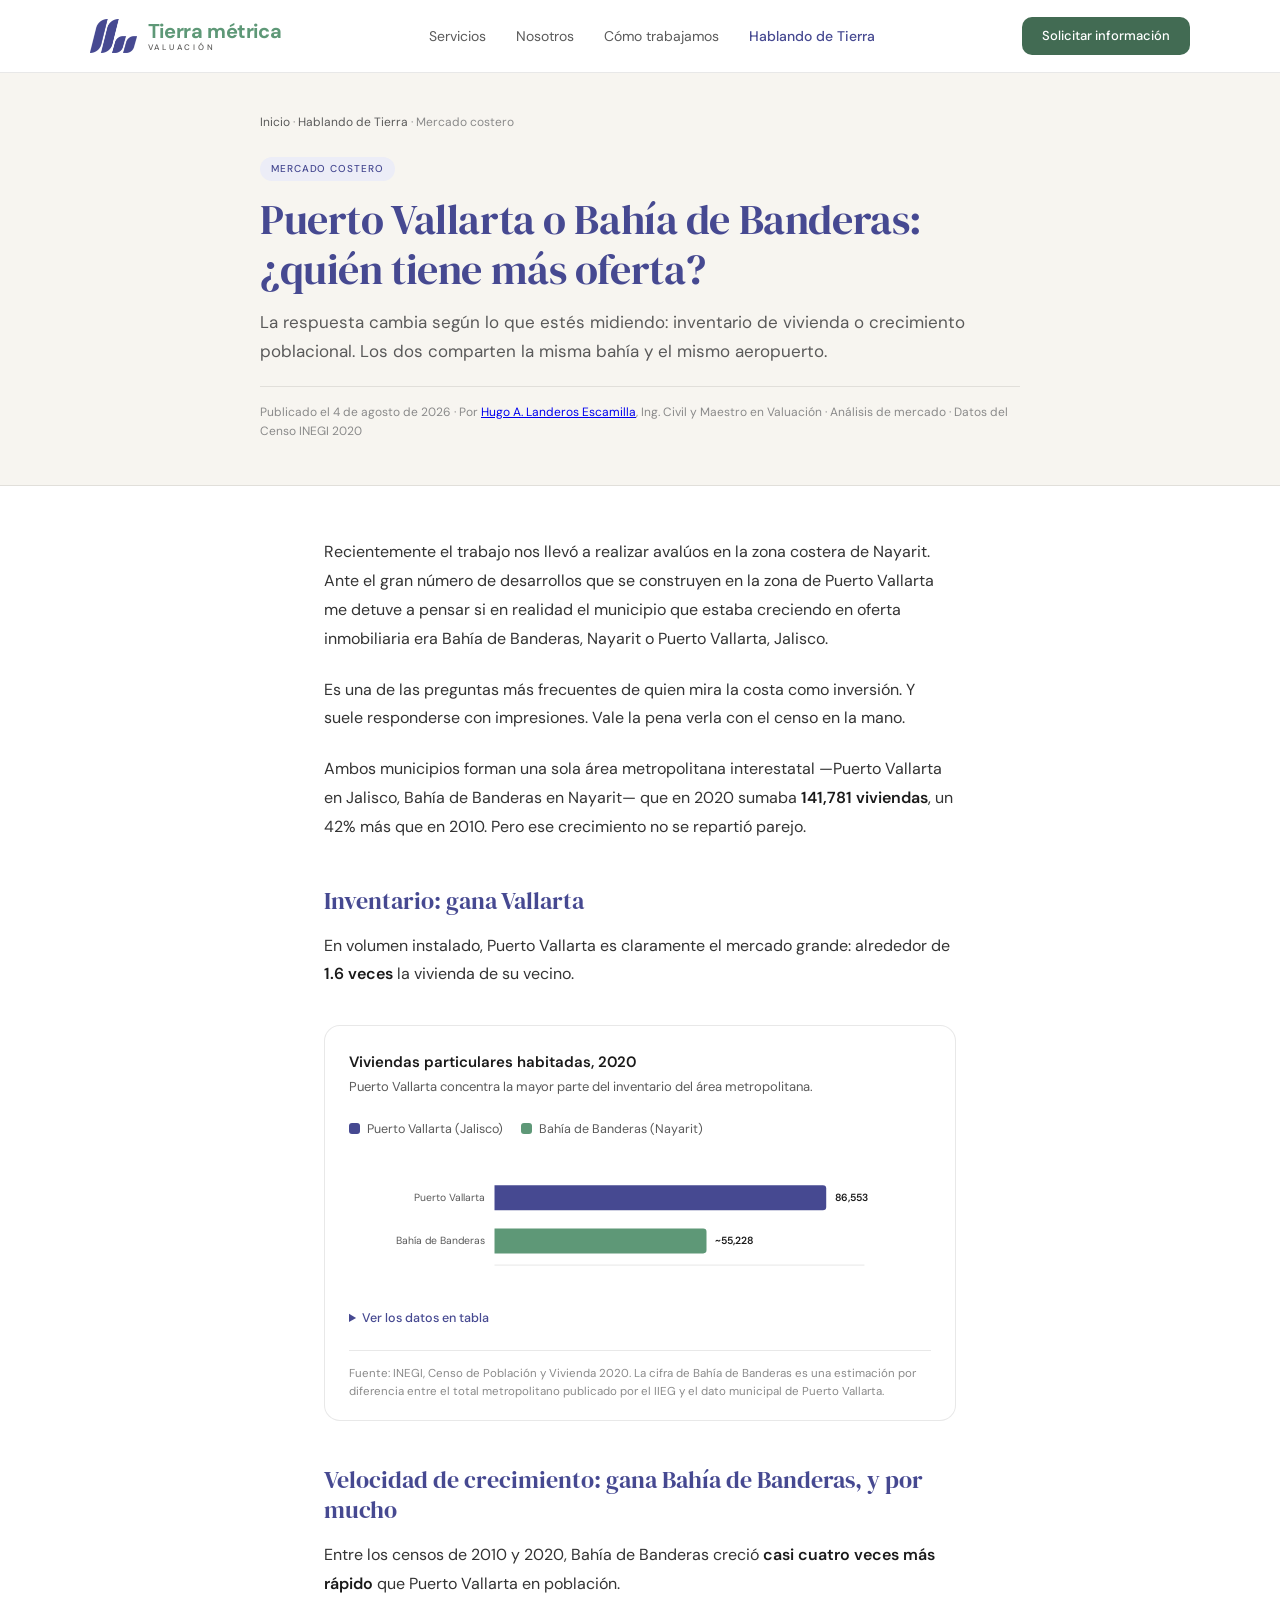
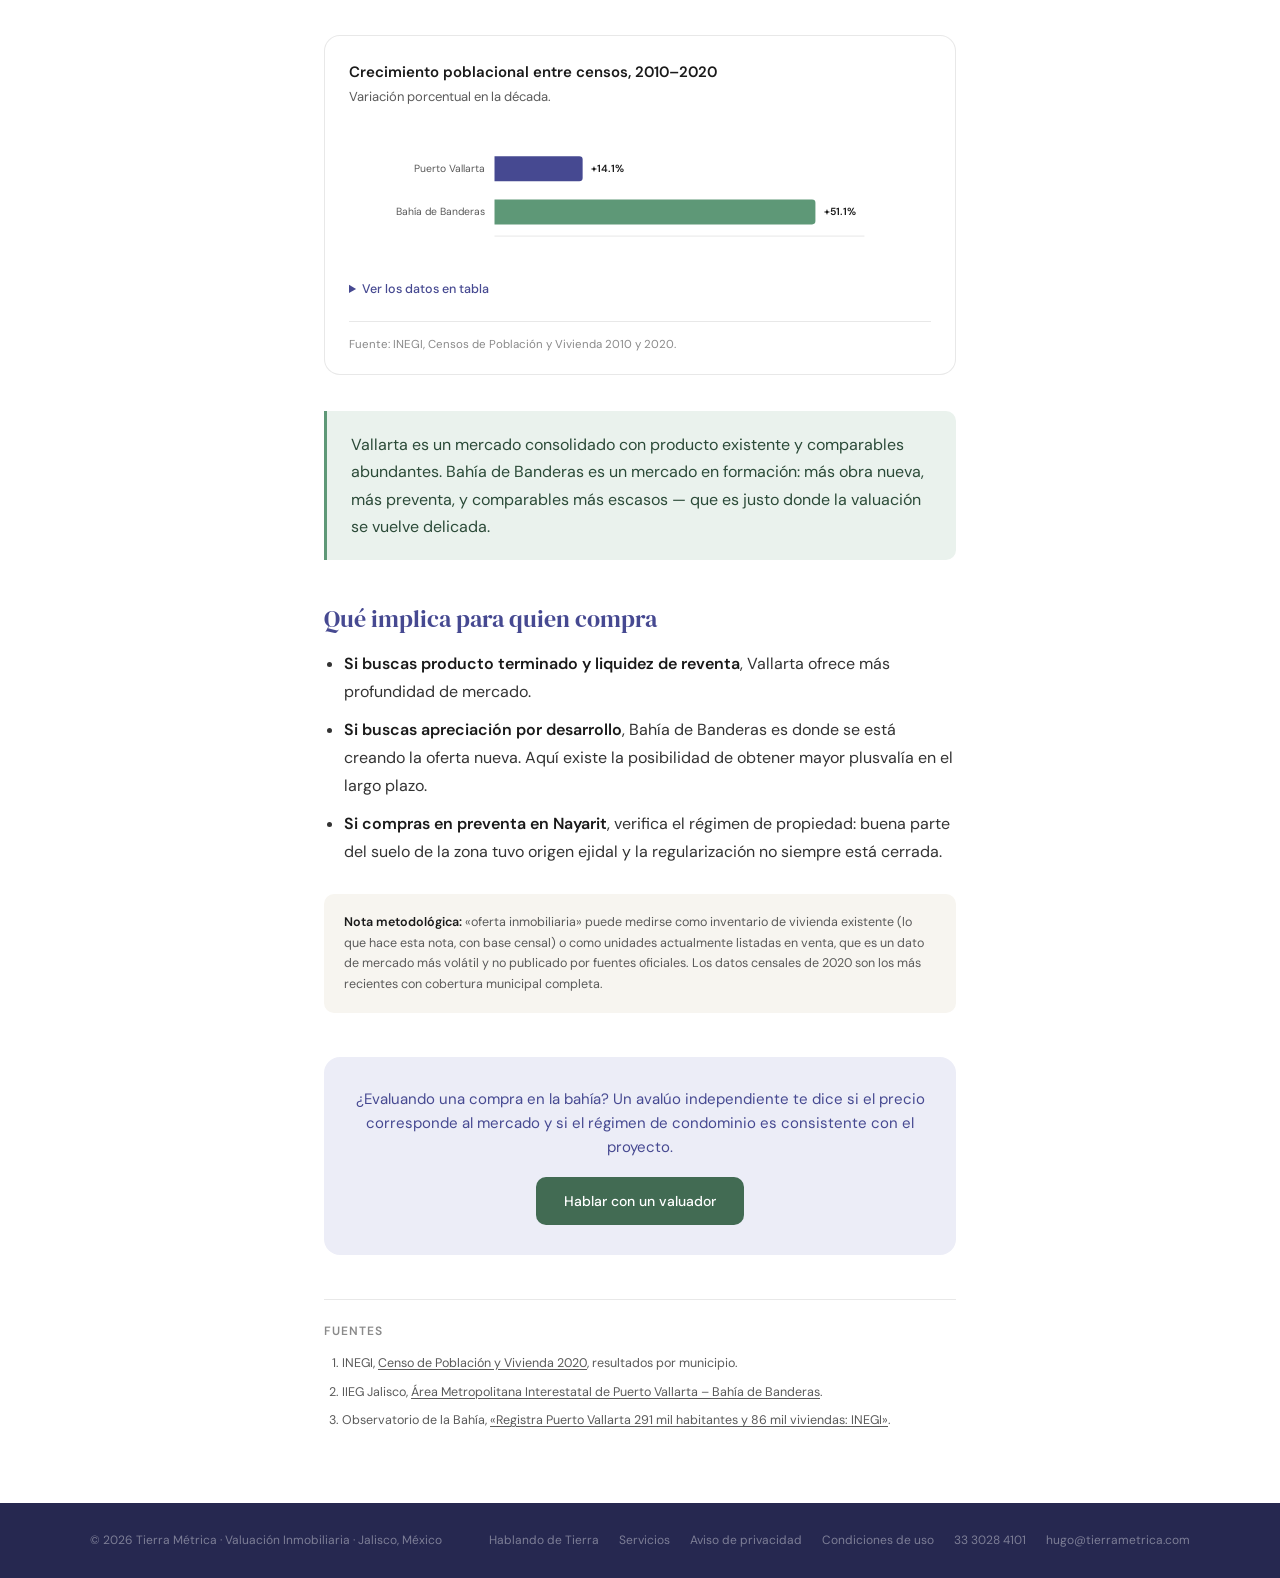
<file: blog/puerto-vallarta-vs-bahia-banderas.html>
<!DOCTYPE html>
<html lang="es-MX">
<head>
<meta charset="UTF-8">
<meta name="viewport" content="width=device-width, initial-scale=1.0">
<title>Puerto Vallarta o Bahía de Banderas: ¿quién tiene más oferta?</title>
<meta name="description" content="Vallarta concentra el inventario grande; Bahía de Banderas crece tres veces más rápido. Comparativo con datos del INEGI para decidir dónde invertir.">
<meta property="og:type" content="article">
<meta property="og:title" content="Puerto Vallarta o Bahía de Banderas: ¿quién tiene más oferta inmobiliaria?">
<meta property="og:description" content="Dos respuestas correctas dependiendo de si buscas inventario disponible o mercado en expansión.">
<meta property="og:locale" content="es_MX">
<meta property="article:published_time" content="2026-08-04">
<meta property="og:url" content="https://tierrametrica.com/blog/puerto-vallarta-vs-bahia-banderas.html">
<meta property="og:image" content="https://tierrametrica.com/assets/share/vallarta-bahia.png">
<meta property="og:image:width" content="1200">
<meta property="og:image:height" content="630">
<meta name="twitter:card" content="summary_large_image">
<meta property="og:site_name" content="Tierra Métrica">
<link rel="canonical" href="https://tierrametrica.com/blog/puerto-vallarta-vs-bahia-banderas.html">
<link rel="icon" href="../assets/favicon.png" type="image/png">
<link rel="preconnect" href="https://fonts.googleapis.com">
<link rel="preconnect" href="https://fonts.gstatic.com" crossorigin>
<link href="https://fonts.googleapis.com/css2?family=DM+Sans:ital,opsz,wght@0,9..40,300;0,9..40,400;0,9..40,500;0,9..40,600;0,9..40,700;1,9..40,300&family=DM+Serif+Display:ital@0;1&display=swap" rel="stylesheet">
<link rel="stylesheet" href="../assets/styles.css">

<script type="application/ld+json">
{
  "@context": "https://schema.org",
  "@graph": [
    {
      "@type": "Article",
      "@id": "https://tierrametrica.com/blog/puerto-vallarta-vs-bahia-banderas.html#articulo",
      "headline": "Puerto Vallarta o Bahía de Banderas: ¿quién tiene más oferta?",
      "description": "Vallarta concentra el inventario grande; Bahía de Banderas crece tres veces más rápido. Comparativo con datos del INEGI para decidir dónde invertir.",
      "url": "https://tierrametrica.com/blog/puerto-vallarta-vs-bahia-banderas.html",
      "mainEntityOfPage": "https://tierrametrica.com/blog/puerto-vallarta-vs-bahia-banderas.html",
      "image": "https://tierrametrica.com/assets/share/vallarta-bahia.png",
      "datePublished": "2026-08-04",
      "dateModified": "2026-08-10",
      "inLanguage": "es-MX",
      "articleSection": "Mercado costero",
      "author": { "@id": "https://tierrametrica.com/nosotros.html#hugo" },
      "publisher": { "@id": "https://tierrametrica.com/#negocio" },
      "isPartOf": { "@id": "https://tierrametrica.com/blog/#blog" },
      "about": [
        { "@type": "City", "name": "Puerto Vallarta" },
        { "@type": "City", "name": "Bahía de Banderas" },
        { "@type": "Thing", "name": "Inventario de vivienda" }
      ],
      "citation": [
        {
          "@type": "CreativeWork",
          "name": "Censo de Población y Vivienda 2020",
          "publisher": { "@type": "Organization", "name": "INEGI" },
          "url": "https://www.inegi.org.mx/app/cpv/2020/resultadosrapidos/default.html?texto=Vallarta"
        },
        {
          "@type": "CreativeWork",
          "name": "Área Metropolitana Interestatal de Puerto Vallarta – Bahía de Banderas",
          "publisher": { "@type": "Organization", "name": "IIEG Jalisco" },
          "url": "https://iieg.gob.mx/ns/wp-content/uploads/2021/08/%C3%81rea-Metropolitana-Interestatal-de-Puerto-Vallarta.pdf"
        },
        {
          "@type": "CreativeWork",
          "name": "Registra Puerto Vallarta 291 mil habitantes y 86 mil viviendas: INEGI",
          "publisher": { "@type": "Organization", "name": "Observatorio de la Bahía" },
          "url": "https://observatoriobahia.mx/registra-puerto-vallarta-291-mil-habitantes-y-86-mil-viviendas-inegi/"
        }
      ]
    },
    {
      "@type": "BreadcrumbList",
      "@id": "https://tierrametrica.com/blog/puerto-vallarta-vs-bahia-banderas.html#ruta",
      "itemListElement": [
        { "@type": "ListItem", "position": 1, "name": "Inicio", "item": "https://tierrametrica.com/" },
        { "@type": "ListItem", "position": 2, "name": "Hablando de Tierra", "item": "https://tierrametrica.com/blog/" },
        { "@type": "ListItem", "position": 3, "name": "Puerto Vallarta o Bahía de Banderas" }
      ]
    }
  ]
}
</script>
</head>
<body>

<!-- NAV -->
<header class="nav">
  <div class="nav-inner">
    <a href="../index.html" class="nav-logo" aria-label="Tierra Métrica — inicio">
      <img src="../assets/logo-mark.png" alt="" width="47" height="34" class="logo-mark">
      <span class="logo-text">
        <span class="logo-name">Tierra métrica</span>
        <span class="logo-sub">Valuación</span>
      </span>
    </a>
    <button class="nav-toggle" id="navToggle" aria-expanded="false" aria-controls="navLinks" aria-label="Abrir menú">
      <span></span>
    </button>
    <ul class="nav-links" id="navLinks">
      <li><a href="../servicios.html">Servicios</a></li>
      <li><a href="../nosotros.html">Nosotros</a></li>
      <li><a href="../index.html#proceso">Cómo trabajamos</a></li>
      <li><a href="index.html" class="active" aria-current="page">Hablando de Tierra</a></li>
    </ul>
    <a href="https://wa.me/523330284101?text=Hola%2C%20me%20gustar%C3%ADa%20recibir%20informaci%C3%B3n%20sobre%20sus%20servicios." class="nav-cta">Solicitar información</a>
  </div>
</header>

<!-- HERO DEL ARTÍCULO -->
<header class="article-hero">
  <div class="article-hero-inner">
    <nav class="breadcrumb" aria-label="Ruta de navegación">
      <a href="../index.html">Inicio</a> · <a href="index.html">Hablando de Tierra</a> · Mercado costero
    </nav>
    <span class="article-cat">Mercado costero</span>
    <h1 class="article-title">Puerto Vallarta o Bahía de Banderas: ¿quién tiene más oferta?</h1>
    <p class="article-standfirst">La respuesta cambia según lo que estés midiendo: inventario de vivienda o crecimiento poblacional. Los dos comparten la misma bahía y el mismo aeropuerto.</p>
    <p class="article-meta">Publicado el <time datetime="2026-08-04">4 de agosto de 2026</time> · Por <a href="../nosotros.html" rel="author">Hugo A. Landeros Escamilla</a>, Ing. Civil y Maestro en Valuación · Análisis de mercado · Datos del Censo INEGI 2020</p>
  </div>
</header>

<article class="article-body">

  <p>Recientemente el trabajo nos llevó a realizar avalúos en la zona costera de Nayarit. Ante el gran número de desarrollos que se construyen en la zona de Puerto Vallarta me detuve a pensar si en realidad el municipio que estaba creciendo en oferta inmobiliaria era Bahía de Banderas, Nayarit o Puerto Vallarta, Jalisco.</p>

  <p>Es una de las preguntas más frecuentes de quien mira la costa como inversión. Y suele responderse con impresiones. Vale la pena verla con el censo en la mano.</p>

  <p>Ambos municipios forman una sola área metropolitana interestatal —Puerto Vallarta en Jalisco, Bahía de Banderas en Nayarit— que en 2020 sumaba <strong>141,781 viviendas</strong>, un 42% más que en 2010. Pero ese crecimiento no se repartió parejo.</p>

  <h2>Inventario: gana Vallarta</h2>

  <p>En volumen instalado, Puerto Vallarta es claramente el mercado grande: alrededor de <strong>1.6 veces</strong> la vivienda de su vecino.</p>

  <div class="figure">
    <p class="figure-title">Viviendas particulares habitadas, 2020</p>
    <p class="figure-sub">Puerto Vallarta concentra la mayor parte del inventario del área metropolitana.</p>

    <div class="legend">
      <span class="legend-item"><span class="legend-swatch" style="background:#464991"></span>Puerto Vallarta (Jalisco)</span>
      <span class="legend-item"><span class="legend-swatch" style="background:#5E9877"></span>Bahía de Banderas (Nayarit)</span>
    </div>

    <div class="figure-scroll">
      <svg viewBox="0 0 700 160" role="img" aria-label="Gráfico de barras: Puerto Vallarta 86,553 viviendas particulares habitadas; Bahía de Banderas aproximadamente 55,228.">
        <line x1="175" y1="130" x2="620" y2="130" stroke="rgba(0,0,0,0.12)" stroke-width="1"/>

        <text x="163" y="53" text-anchor="end" font-family="DM Sans, sans-serif" font-size="12.5" fill="#5a5a5a">Puerto Vallarta</text>
        <path d="M175 34 H570 Q574 34 574 38 V60 Q574 64 570 64 H175 Z" fill="#464991"/>
        <text x="584" y="53" font-family="DM Sans, sans-serif" font-size="12.5" font-weight="600" fill="#1a1a1a">86,553</text>

        <text x="163" y="105" text-anchor="end" font-family="DM Sans, sans-serif" font-size="12.5" fill="#5a5a5a">Bahía de Banderas</text>
        <path d="M175 86 H426 Q430 86 430 90 V112 Q430 116 426 116 H175 Z" fill="#5E9877"/>
        <text x="440" y="105" font-family="DM Sans, sans-serif" font-size="12.5" font-weight="600" fill="#1a1a1a">~55,228</text>
      </svg>
    </div>

    <details>
      <summary>Ver los datos en tabla</summary>
      <table class="data-table">
        <thead><tr><th scope="col">Municipio</th><th scope="col" class="num">Viviendas 2020</th></tr></thead>
        <tbody>
          <tr><td>Puerto Vallarta</td><td class="num">86,553</td></tr>
          <tr><td>Bahía de Banderas</td><td class="num">~55,228</td></tr>
          <tr><td>Área metropolitana</td><td class="num">141,781</td></tr>
        </tbody>
      </table>
    </details>

    <p class="figure-note">Fuente: INEGI, Censo de Población y Vivienda 2020. La cifra de Bahía de Banderas es una estimación por diferencia entre el total metropolitano publicado por el IIEG y el dato municipal de Puerto Vallarta.</p>
  </div>

  <h2>Velocidad de crecimiento: gana Bahía de Banderas, y por mucho</h2>

  <p>Entre los censos de 2010 y 2020, Bahía de Banderas creció <strong>casi cuatro veces más rápido</strong> que Puerto Vallarta en población.</p>

  <div class="figure">
    <p class="figure-title">Crecimiento poblacional entre censos, 2010–2020</p>
    <p class="figure-sub">Variación porcentual en la década.</p>

    <div class="figure-scroll">
      <svg viewBox="0 0 700 160" role="img" aria-label="Gráfico de barras: Puerto Vallarta creció 14.1 por ciento entre 2010 y 2020; Bahía de Banderas creció 51.1 por ciento.">
        <line x1="175" y1="130" x2="620" y2="130" stroke="rgba(0,0,0,0.12)" stroke-width="1"/>

        <text x="163" y="53" text-anchor="end" font-family="DM Sans, sans-serif" font-size="12.5" fill="#5a5a5a">Puerto Vallarta</text>
        <path d="M175 34 H277 Q281 34 281 38 V60 Q281 64 277 64 H175 Z" fill="#464991"/>
        <text x="291" y="53" font-family="DM Sans, sans-serif" font-size="12.5" font-weight="600" fill="#1a1a1a">+14.1%</text>

        <text x="163" y="105" text-anchor="end" font-family="DM Sans, sans-serif" font-size="12.5" fill="#5a5a5a">Bahía de Banderas</text>
        <path d="M175 86 H557 Q561 86 561 90 V112 Q561 116 557 116 H175 Z" fill="#5E9877"/>
        <text x="571" y="105" font-family="DM Sans, sans-serif" font-size="12.5" font-weight="600" fill="#1a1a1a">+51.1%</text>
      </svg>
    </div>

    <details>
      <summary>Ver los datos en tabla</summary>
      <table class="data-table">
        <thead><tr><th scope="col">Municipio</th><th scope="col" class="num">2010</th><th scope="col" class="num">2020</th><th scope="col" class="num">Var.</th></tr></thead>
        <tbody>
          <tr><td>Puerto Vallarta</td><td class="num">255,681</td><td class="num">291,839</td><td class="num">+14.1%</td></tr>
          <tr><td>Bahía de Banderas</td><td class="num">124,205</td><td class="num">187,632</td><td class="num">+51.1%</td></tr>
        </tbody>
      </table>
    </details>

    <p class="figure-note">Fuente: INEGI, Censos de Población y Vivienda 2010 y 2020.</p>
  </div>

  <div class="pullquote">
    Vallarta es un mercado consolidado con producto existente y comparables abundantes. Bahía de Banderas es un mercado en formación: más obra nueva, más preventa, y comparables más escasos — que es justo donde la valuación se vuelve delicada.
  </div>

  <h2>Qué implica para quien compra</h2>

  <ul>
    <li><strong>Si buscas producto terminado y liquidez de reventa</strong>, Vallarta ofrece más profundidad de mercado.</li>
    <li><strong>Si buscas apreciación por desarrollo</strong>, Bahía de Banderas es donde se está creando la oferta nueva. Aquí existe la posibilidad de obtener mayor plusvalía en el largo plazo.</li>
    <li><strong>Si compras en preventa en Nayarit</strong>, verifica el régimen de propiedad: buena parte del suelo de la zona tuvo origen ejidal y la regularización no siempre está cerrada.</li>
  </ul>

  <div class="disclaimer">
    <strong>Nota metodológica:</strong> «oferta inmobiliaria» puede medirse como inventario de vivienda existente (lo que hace esta nota, con base censal) o como unidades actualmente listadas en venta, que es un dato de mercado más volátil y no publicado por fuentes oficiales. Los datos censales de 2020 son los más recientes con cobertura municipal completa.
  </div>

  <div class="article-cta">
    <p>¿Evaluando una compra en la bahía? Un avalúo independiente te dice si el precio corresponde al mercado y si el régimen de condominio es consistente con el proyecto.</p>
    <a href="https://wa.me/523330284101?text=Hola%2C%20le%C3%AD%20el%20an%C3%A1lisis%20de%20Vallarta%20y%20Bah%C3%ADa%20de%20Banderas%20y%20quisiera%20asesor%C3%ADa." class="btn-primary">Hablar con un valuador</a>
  </div>

  <div class="sources">
    <h3>Fuentes</h3>
    <ol>
      <li>INEGI, <a href="https://www.inegi.org.mx/app/cpv/2020/resultadosrapidos/default.html?texto=Vallarta">Censo de Población y Vivienda 2020</a>, resultados por municipio.</li>
      <li>IIEG Jalisco, <a href="https://iieg.gob.mx/ns/wp-content/uploads/2021/08/%C3%81rea-Metropolitana-Interestatal-de-Puerto-Vallarta.pdf">Área Metropolitana Interestatal de Puerto Vallarta – Bahía de Banderas</a>.</li>
      <li>Observatorio de la Bahía, <a href="https://observatoriobahia.mx/registra-puerto-vallarta-291-mil-habitantes-y-86-mil-viviendas-inegi/">«Registra Puerto Vallarta 291 mil habitantes y 86 mil viviendas: INEGI»</a>.</li>
    </ol>
  </div>

</article>

<!-- FOOTER -->
<footer class="footer">
  <div class="footer-inner">
    <span class="footer-copy">© 2026 Tierra Métrica · Valuación Inmobiliaria · Jalisco, México</span>
    <div class="footer-links">
      <a href="index.html">Hablando de Tierra</a>
      <a href="../servicios.html">Servicios</a>
      <a href="../aviso-privacidad.html">Aviso de privacidad</a>
      <a href="../condiciones-uso.html">Condiciones de uso</a>
      <a href="tel:+523330284101">33 3028 4101</a>
      <a href="mailto:hugo@tierrametrica.com">hugo@tierrametrica.com</a>
    </div>
  </div>
</footer>

<script src="../assets/site.js" defer></script>
</body>
</html>
</file>
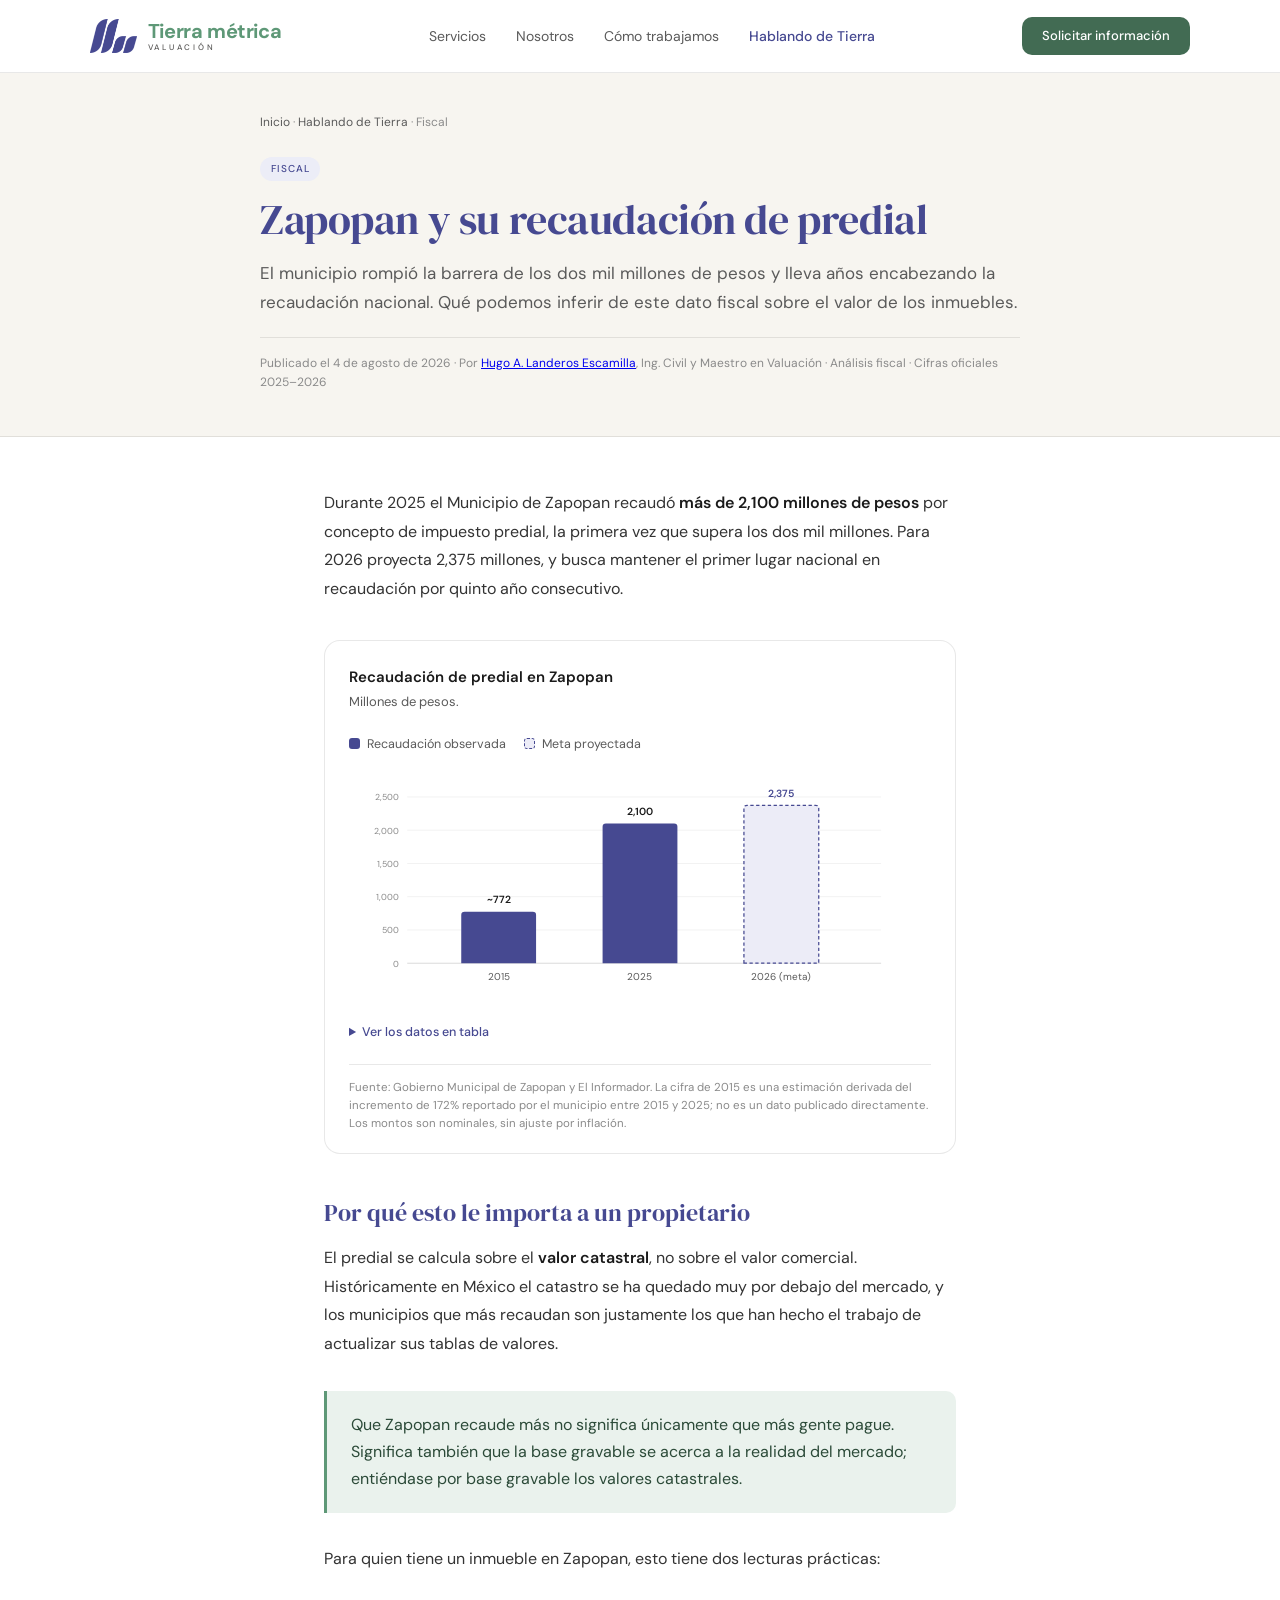
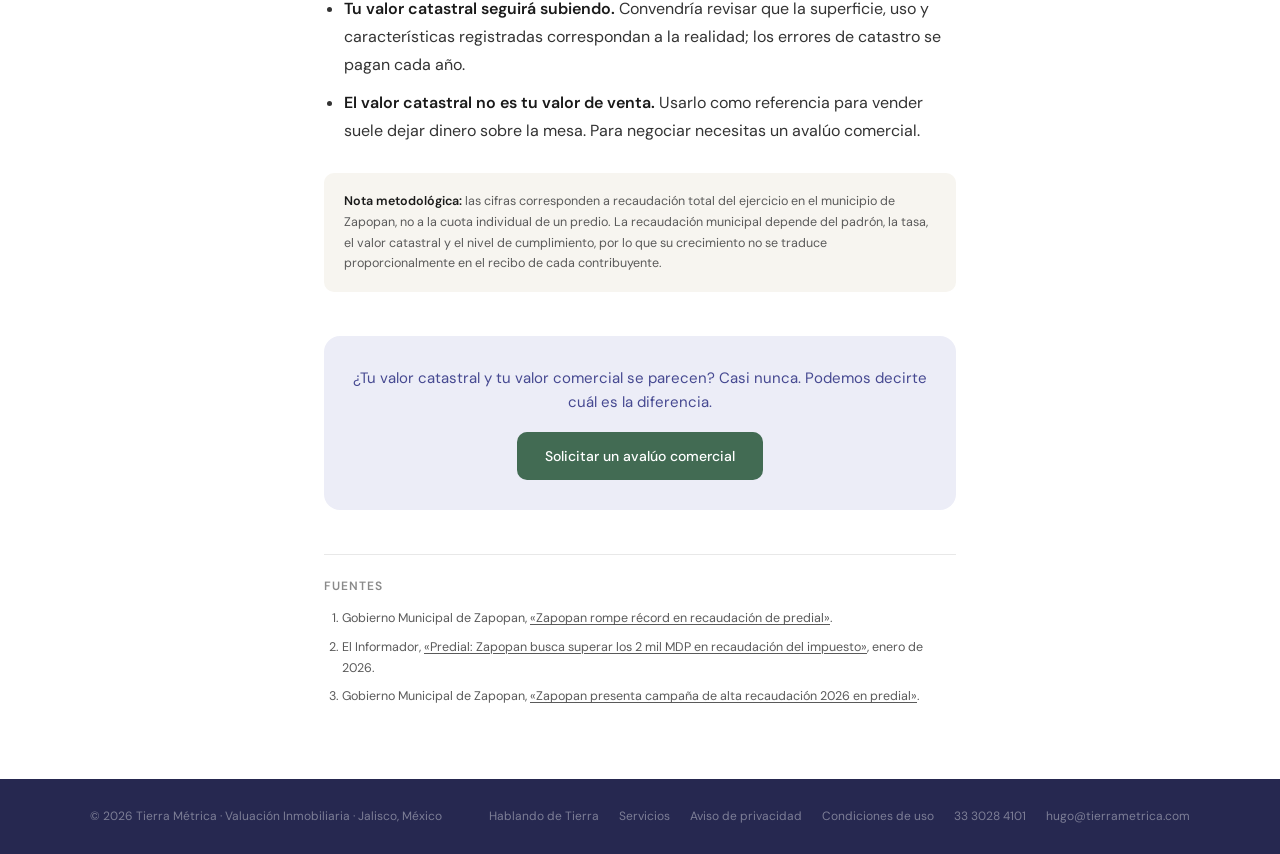
<file: blog/zapopan-predial.html>
<!DOCTYPE html>
<html lang="es-MX">
<head>
<meta charset="UTF-8">
<meta name="viewport" content="width=device-width, initial-scale=1.0">
<title>Zapopan y su recaudación de predial — Tierra Métrica</title>
<meta name="description" content="Zapopan superó los 2,100 millones de pesos de predial en 2025 y encabeza la recaudación nacional. Qué significa para el valor catastral de tu inmueble.">
<meta property="og:type" content="article">
<meta property="og:title" content="Zapopan y su recaudación de predial">
<meta property="og:description" content="El municipio rompió la barrera de los dos mil millones. La lectura desde la valuación inmobiliaria.">
<meta property="og:locale" content="es_MX">
<meta property="article:published_time" content="2026-08-04">
<meta property="og:url" content="https://tierrametrica.com/blog/zapopan-predial.html">
<meta property="og:image" content="https://tierrametrica.com/assets/share/zapopan-predial.png">
<meta property="og:image:width" content="1200">
<meta property="og:image:height" content="630">
<meta name="twitter:card" content="summary_large_image">
<meta property="og:site_name" content="Tierra Métrica">
<link rel="canonical" href="https://tierrametrica.com/blog/zapopan-predial.html">
<link rel="icon" href="../assets/favicon.png" type="image/png">
<link rel="preconnect" href="https://fonts.googleapis.com">
<link rel="preconnect" href="https://fonts.gstatic.com" crossorigin>
<link href="https://fonts.googleapis.com/css2?family=DM+Sans:ital,opsz,wght@0,9..40,300;0,9..40,400;0,9..40,500;0,9..40,600;0,9..40,700;1,9..40,300&family=DM+Serif+Display:ital@0;1&display=swap" rel="stylesheet">
<link rel="stylesheet" href="../assets/styles.css">

<script type="application/ld+json">
{
  "@context": "https://schema.org",
  "@graph": [
    {
      "@type": "Article",
      "@id": "https://tierrametrica.com/blog/zapopan-predial.html#articulo",
      "headline": "Zapopan y su recaudación de predial",
      "description": "Zapopan superó los dos mil millones de pesos de recaudación de predial y lleva años encabezando el primer lugar nacional. Qué dice ese dato fiscal sobre el valor catastral de los inmuebles.",
      "url": "https://tierrametrica.com/blog/zapopan-predial.html",
      "mainEntityOfPage": "https://tierrametrica.com/blog/zapopan-predial.html",
      "image": "https://tierrametrica.com/assets/share/zapopan-predial.png",
      "datePublished": "2026-08-04",
      "dateModified": "2026-08-10",
      "inLanguage": "es-MX",
      "articleSection": "Fiscal",
      "author": { "@id": "https://tierrametrica.com/nosotros.html#hugo" },
      "publisher": { "@id": "https://tierrametrica.com/#negocio" },
      "isPartOf": { "@id": "https://tierrametrica.com/blog/#blog" },
      "about": [
        { "@type": "City", "name": "Zapopan" },
        { "@type": "Thing", "name": "Impuesto predial" },
        { "@type": "Thing", "name": "Valor catastral" }
      ],
      "citation": [
        {
          "@type": "CreativeWork",
          "name": "Zapopan rompe récord en recaudación de predial",
          "publisher": { "@type": "GovernmentOrganization", "name": "Gobierno Municipal de Zapopan" },
          "url": "https://www.zapopan.gob.mx/v3/noticias/zapopan-rompe-record-en-recaudacion-de-predial"
        },
        {
          "@type": "CreativeWork",
          "name": "Predial: Zapopan busca superar los 2 mil MDP en recaudación del impuesto",
          "publisher": { "@type": "Organization", "name": "El Informador" },
          "url": "https://www.informador.mx/jalisco/predial-zapopan-busca-superar-los-2-mil-mdp-en-recaudacion-del-impuesto-20260108-0112.html"
        },
        {
          "@type": "CreativeWork",
          "name": "Zapopan presenta campaña de alta recaudación 2026 en predial",
          "publisher": { "@type": "GovernmentOrganization", "name": "Gobierno Municipal de Zapopan" },
          "url": "https://www.zapopan.gob.mx/v3/noticias/zapopan-presenta-campana-de-alta-recaudacion-2026-en-predial"
        }
      ]
    },
    {
      "@type": "BreadcrumbList",
      "@id": "https://tierrametrica.com/blog/zapopan-predial.html#ruta",
      "itemListElement": [
        { "@type": "ListItem", "position": 1, "name": "Inicio", "item": "https://tierrametrica.com/" },
        { "@type": "ListItem", "position": 2, "name": "Hablando de Tierra", "item": "https://tierrametrica.com/blog/" },
        { "@type": "ListItem", "position": 3, "name": "Zapopan y su recaudación de predial" }
      ]
    }
  ]
}
</script>
</head>
<body>

<!-- NAV -->
<header class="nav">
  <div class="nav-inner">
    <a href="../index.html" class="nav-logo" aria-label="Tierra Métrica — inicio">
      <img src="../assets/logo-mark.png" alt="" width="47" height="34" class="logo-mark">
      <span class="logo-text">
        <span class="logo-name">Tierra métrica</span>
        <span class="logo-sub">Valuación</span>
      </span>
    </a>
    <button class="nav-toggle" id="navToggle" aria-expanded="false" aria-controls="navLinks" aria-label="Abrir menú">
      <span></span>
    </button>
    <ul class="nav-links" id="navLinks">
      <li><a href="../servicios.html">Servicios</a></li>
      <li><a href="../nosotros.html">Nosotros</a></li>
      <li><a href="../index.html#proceso">Cómo trabajamos</a></li>
      <li><a href="index.html" class="active" aria-current="page">Hablando de Tierra</a></li>
    </ul>
    <a href="https://wa.me/523330284101?text=Hola%2C%20me%20gustar%C3%ADa%20recibir%20informaci%C3%B3n%20sobre%20sus%20servicios." class="nav-cta">Solicitar información</a>
  </div>
</header>

<!-- HERO DEL ARTÍCULO -->
<header class="article-hero">
  <div class="article-hero-inner">
    <nav class="breadcrumb" aria-label="Ruta de navegación">
      <a href="../index.html">Inicio</a> · <a href="index.html">Hablando de Tierra</a> · Fiscal
    </nav>
    <span class="article-cat">Fiscal</span>
    <h1 class="article-title">Zapopan y su recaudación de predial</h1>
    <p class="article-standfirst">El municipio rompió la barrera de los dos mil millones de pesos y lleva años encabezando la recaudación nacional. Qué podemos inferir de este dato fiscal sobre el valor de los inmuebles.</p>
    <p class="article-meta">Publicado el <time datetime="2026-08-04">4 de agosto de 2026</time> · Por <a href="../nosotros.html" rel="author">Hugo A. Landeros Escamilla</a>, Ing. Civil y Maestro en Valuación · Análisis fiscal · Cifras oficiales 2025–2026</p>
  </div>
</header>

<article class="article-body">

  <p>Durante 2025 el Municipio de Zapopan recaudó <strong>más de 2,100 millones de pesos</strong> por concepto de impuesto predial, la primera vez que supera los dos mil millones. Para 2026 proyecta 2,375 millones, y busca mantener el primer lugar nacional en recaudación por quinto año consecutivo.</p>

  <div class="figure">
    <p class="figure-title">Recaudación de predial en Zapopan</p>
    <p class="figure-sub">Millones de pesos.</p>

    <div class="legend">
      <span class="legend-item"><span class="legend-swatch" style="background:#464991"></span>Recaudación observada</span>
      <span class="legend-item"><span class="legend-swatch" style="background:#ECECF7;border:1.5px dashed #464991"></span>Meta proyectada</span>
    </div>

    <div class="figure-scroll">
      <svg viewBox="0 0 700 280" role="img" aria-label="Gráfico de barras: la recaudación de predial de Zapopan pasó de aproximadamente 772 millones de pesos en 2015 a más de 2,100 millones en 2025, con una meta de 2,375 millones para 2026.">

        <!-- rejilla -->
        <g stroke="rgba(0,0,0,0.07)" stroke-width="1">
          <line x1="70" y1="30"  x2="640" y2="30"/>
          <line x1="70" y1="70"  x2="640" y2="70"/>
          <line x1="70" y1="110" x2="640" y2="110"/>
          <line x1="70" y1="150" x2="640" y2="150"/>
          <line x1="70" y1="190" x2="640" y2="190"/>
        </g>
        <line x1="70" y1="230" x2="640" y2="230" stroke="rgba(0,0,0,0.18)" stroke-width="1"/>

        <!-- etiquetas del eje -->
        <g font-family="DM Sans, sans-serif" font-size="10.5" fill="#8a8a8a" text-anchor="end">
          <text x="60" y="34">2,500</text>
          <text x="60" y="74">2,000</text>
          <text x="60" y="114">1,500</text>
          <text x="60" y="154">1,000</text>
          <text x="60" y="194">500</text>
          <text x="60" y="234">0</text>
        </g>

        <!-- 2015 ≈ 772 -->
        <path d="M135 230 V172 Q135 168 139 168 H221 Q225 168 225 172 V230 Z" fill="#464991"/>
        <text x="180" y="158" text-anchor="middle" font-family="DM Sans, sans-serif" font-size="12.5" font-weight="600" fill="#1a1a1a">~772</text>

        <!-- 2025 = 2,100 -->
        <path d="M305 230 V66 Q305 62 309 62 H391 Q395 62 395 66 V230 Z" fill="#464991"/>
        <text x="350" y="52" text-anchor="middle" font-family="DM Sans, sans-serif" font-size="12.5" font-weight="600" fill="#1a1a1a">2,100</text>

        <!-- 2026 meta = 2,375 -->
        <path d="M475 230 V44 Q475 40 479 40 H561 Q565 40 565 44 V230 Z" fill="#ECECF7" stroke="#464991" stroke-width="1.5" stroke-dasharray="4 3"/>
        <text x="520" y="30" text-anchor="middle" font-family="DM Sans, sans-serif" font-size="12.5" font-weight="600" fill="#464991">2,375</text>

        <!-- etiquetas del eje X -->
        <g font-family="DM Sans, sans-serif" font-size="12" fill="#5a5a5a" text-anchor="middle">
          <text x="180" y="250">2015</text>
          <text x="350" y="250">2025</text>
          <text x="520" y="250">2026 (meta)</text>
        </g>
      </svg>
    </div>

    <details>
      <summary>Ver los datos en tabla</summary>
      <table class="data-table">
        <thead><tr><th scope="col">Año</th><th scope="col" class="num">Millones de pesos</th><th scope="col">Tipo</th></tr></thead>
        <tbody>
          <tr><td>2015</td><td class="num">~772</td><td>Estimado</td></tr>
          <tr><td>2025</td><td class="num">&gt;2,100</td><td>Observado</td></tr>
          <tr><td>2026</td><td class="num">2,375</td><td>Meta</td></tr>
        </tbody>
      </table>
    </details>

    <p class="figure-note">Fuente: Gobierno Municipal de Zapopan y El Informador. La cifra de 2015 es una estimación derivada del incremento de 172% reportado por el municipio entre 2015 y 2025; no es un dato publicado directamente. Los montos son nominales, sin ajuste por inflación.</p>
  </div>

  <h2>Por qué esto le importa a un propietario</h2>

  <p>El predial se calcula sobre el <strong>valor catastral</strong>, no sobre el valor comercial. Históricamente en México el catastro se ha quedado muy por debajo del mercado, y los municipios que más recaudan son justamente los que han hecho el trabajo de actualizar sus tablas de valores.</p>

  <div class="pullquote">
    Que Zapopan recaude más no significa únicamente que más gente pague. Significa también que la base gravable se acerca a la realidad del mercado; entiéndase por base gravable los valores catastrales.
  </div>

  <p>Para quien tiene un inmueble en Zapopan, esto tiene dos lecturas prácticas:</p>

  <ul>
    <li><strong>Tu valor catastral seguirá subiendo.</strong> Convendría revisar que la superficie, uso y características registradas correspondan a la realidad; los errores de catastro se pagan cada año.</li>
    <li><strong>El valor catastral no es tu valor de venta.</strong> Usarlo como referencia para vender suele dejar dinero sobre la mesa. Para negociar necesitas un avalúo comercial.</li>
  </ul>

  <div class="disclaimer">
    <strong>Nota metodológica:</strong> las cifras corresponden a recaudación total del ejercicio en el municipio de Zapopan, no a la cuota individual de un predio. La recaudación municipal depende del padrón, la tasa, el valor catastral y el nivel de cumplimiento, por lo que su crecimiento no se traduce proporcionalmente en el recibo de cada contribuyente.
  </div>

  <div class="article-cta">
    <p>¿Tu valor catastral y tu valor comercial se parecen? Casi nunca. Podemos decirte cuál es la diferencia.</p>
    <a href="https://wa.me/523330284101?text=Hola%2C%20le%C3%AD%20el%20an%C3%A1lisis%20sobre%20el%20predial%20en%20Zapopan%20y%20quisiera%20un%20aval%C3%BAo%20comercial." class="btn-primary">Solicitar un avalúo comercial</a>
  </div>

  <div class="sources">
    <h3>Fuentes</h3>
    <ol>
      <li>Gobierno Municipal de Zapopan, <a href="https://www.zapopan.gob.mx/v3/noticias/zapopan-rompe-record-en-recaudacion-de-predial">«Zapopan rompe récord en recaudación de predial»</a>.</li>
      <li>El Informador, <a href="https://www.informador.mx/jalisco/predial-zapopan-busca-superar-los-2-mil-mdp-en-recaudacion-del-impuesto-20260108-0112.html">«Predial: Zapopan busca superar los 2 mil MDP en recaudación del impuesto»</a>, enero de 2026.</li>
      <li>Gobierno Municipal de Zapopan, <a href="https://www.zapopan.gob.mx/v3/noticias/zapopan-presenta-campana-de-alta-recaudacion-2026-en-predial">«Zapopan presenta campaña de alta recaudación 2026 en predial»</a>.</li>
    </ol>
  </div>

</article>

<!-- FOOTER -->
<footer class="footer">
  <div class="footer-inner">
    <span class="footer-copy">© 2026 Tierra Métrica · Valuación Inmobiliaria · Jalisco, México</span>
    <div class="footer-links">
      <a href="index.html">Hablando de Tierra</a>
      <a href="../servicios.html">Servicios</a>
      <a href="../aviso-privacidad.html">Aviso de privacidad</a>
      <a href="../condiciones-uso.html">Condiciones de uso</a>
      <a href="tel:+523330284101">33 3028 4101</a>
      <a href="mailto:hugo@tierrametrica.com">hugo@tierrametrica.com</a>
    </div>
  </div>
</footer>

<script src="../assets/site.js" defer></script>
</body>
</html>
</file>
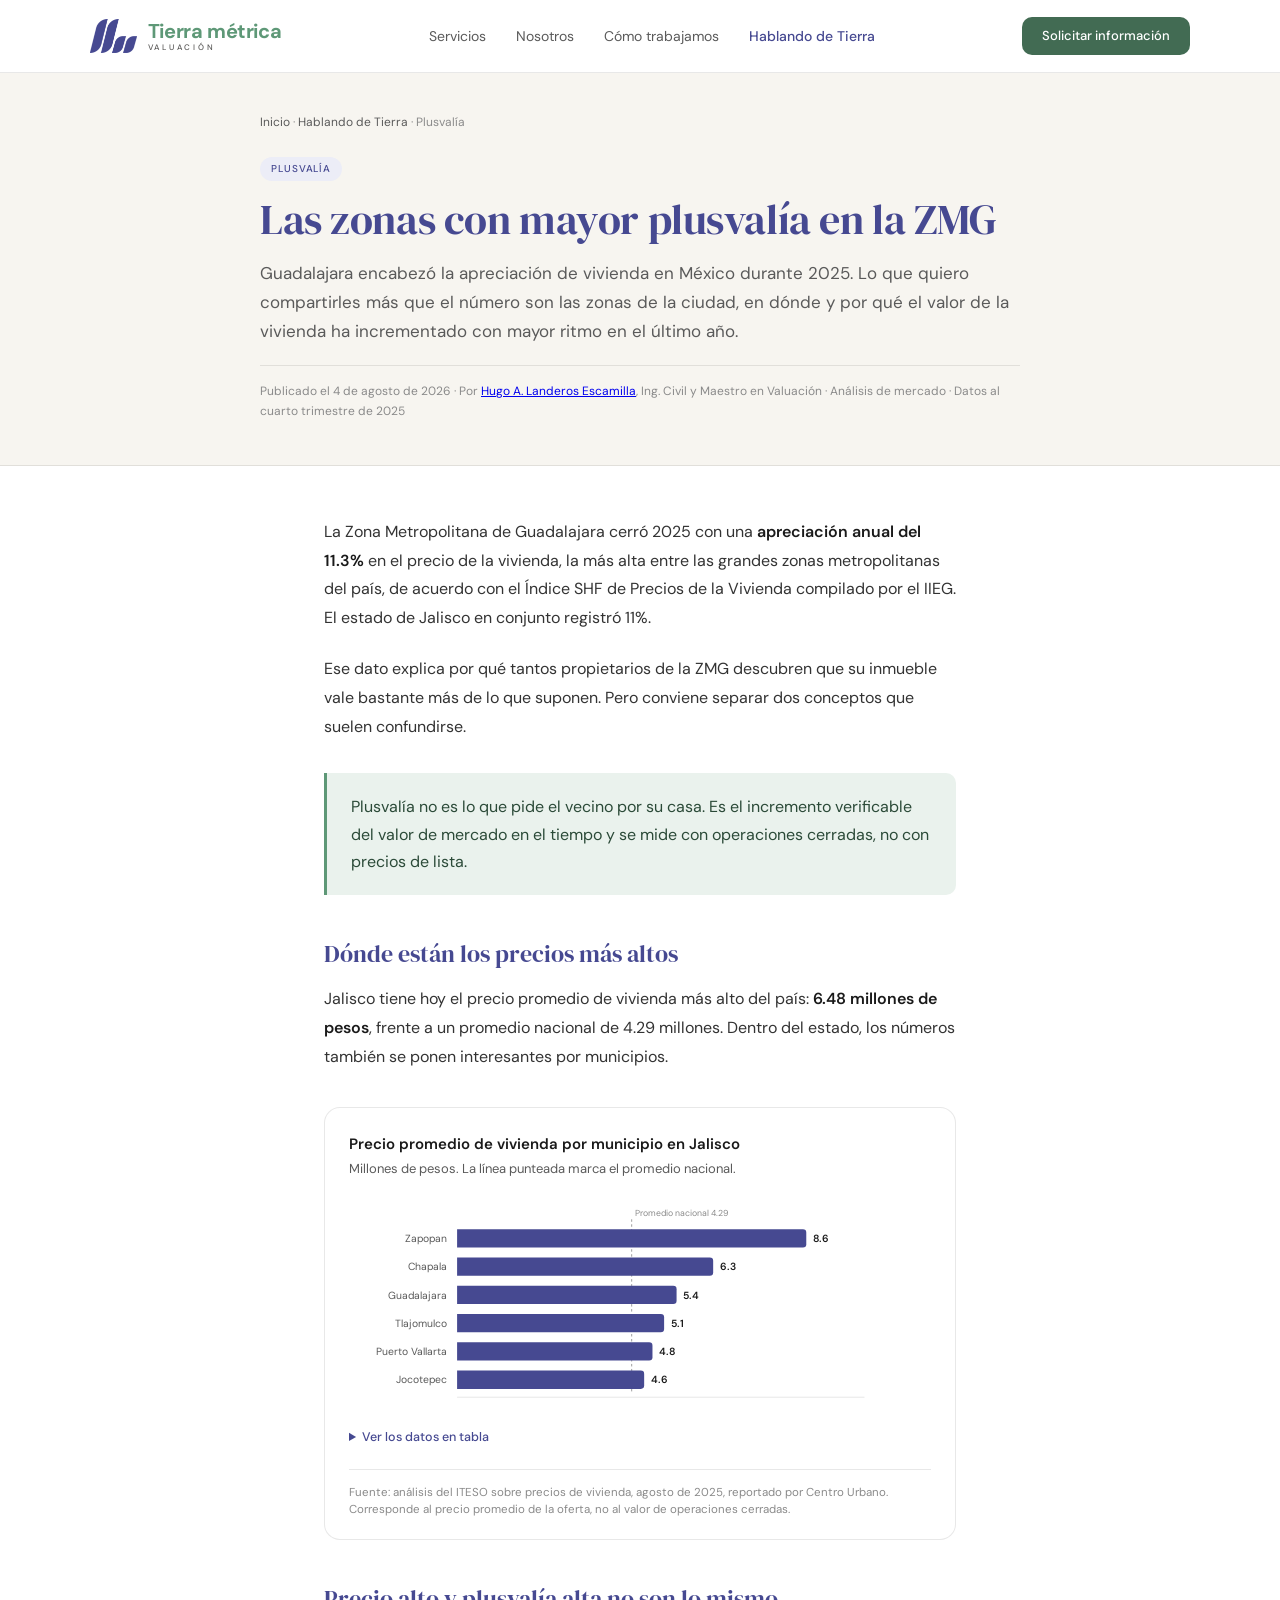
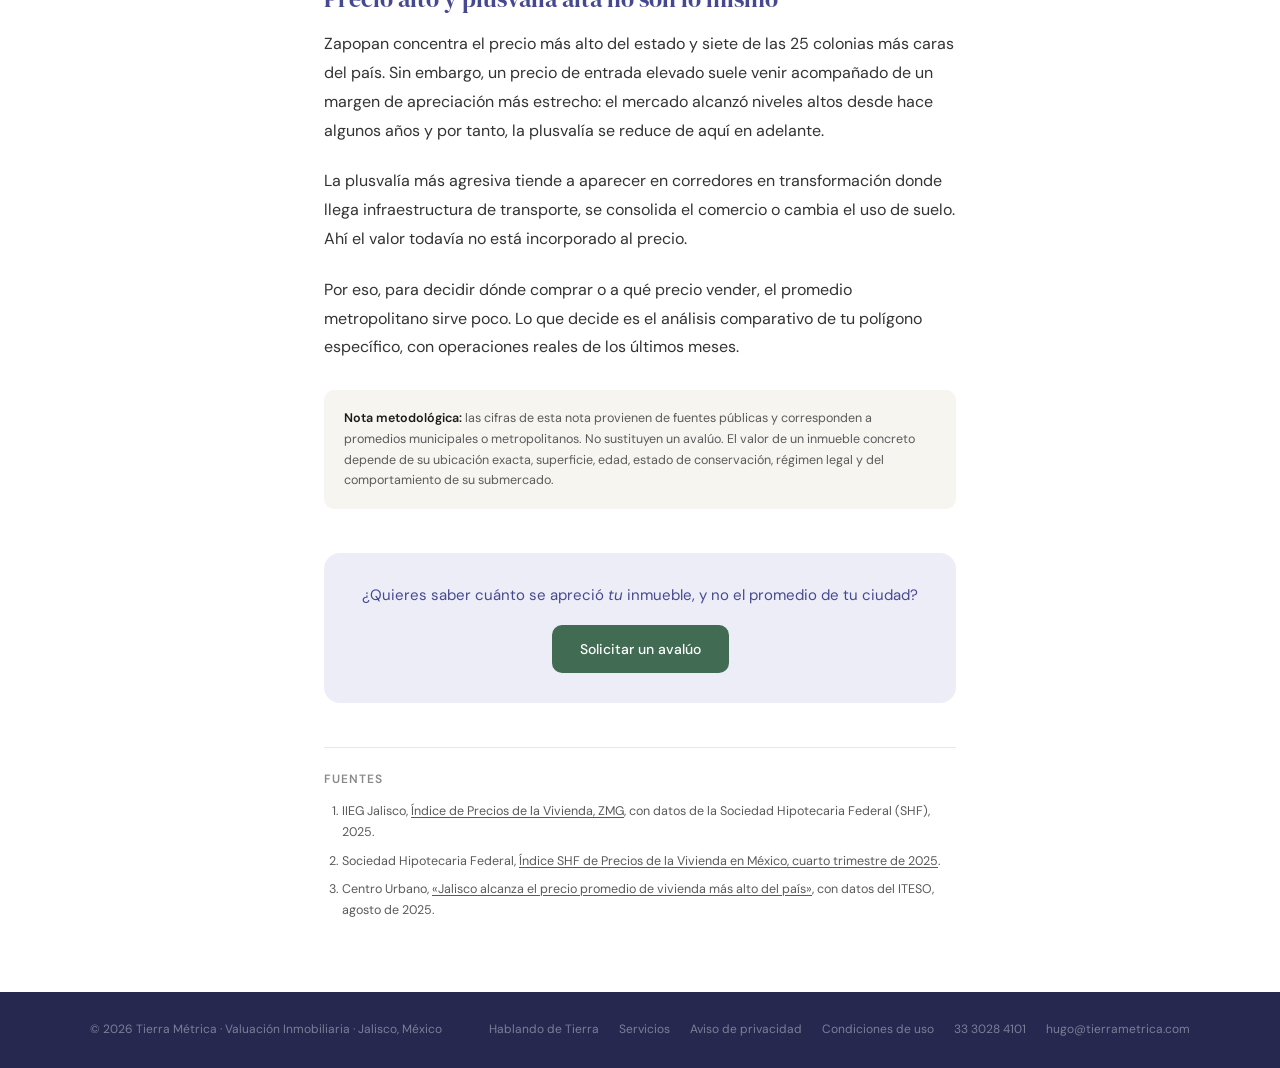
<file: blog/zonas-plusvalia-zmg.html>
<!DOCTYPE html>
<html lang="es-MX">
<head>
<meta charset="UTF-8">
<meta name="viewport" content="width=device-width, initial-scale=1.0">
<title>Las zonas con mayor plusvalía en la ZMG — Tierra Métrica</title>
<meta name="description" content="La Zona Metropolitana de Guadalajara registró la mayor apreciación de vivienda del país en 2025. Dónde se concentró y qué significa para tu inmueble.">
<meta property="og:type" content="article">
<meta property="og:title" content="Las zonas con mayor plusvalía en la ZMG">
<meta property="og:description" content="11.3% de apreciación anual, la más alta entre las grandes zonas metropolitanas de México. Los datos detrás del número.">
<meta property="og:locale" content="es_MX">
<meta property="article:published_time" content="2026-08-04">
<meta property="og:url" content="https://tierrametrica.com/blog/zonas-plusvalia-zmg.html">
<meta property="og:image" content="https://tierrametrica.com/assets/share/plusvalia-zmg.png">
<meta property="og:image:width" content="1200">
<meta property="og:image:height" content="630">
<meta name="twitter:card" content="summary_large_image">
<meta property="og:site_name" content="Tierra Métrica">
<link rel="canonical" href="https://tierrametrica.com/blog/zonas-plusvalia-zmg.html">
<link rel="icon" href="../assets/favicon.png" type="image/png">
<link rel="preconnect" href="https://fonts.googleapis.com">
<link rel="preconnect" href="https://fonts.gstatic.com" crossorigin>
<link href="https://fonts.googleapis.com/css2?family=DM+Sans:ital,opsz,wght@0,9..40,300;0,9..40,400;0,9..40,500;0,9..40,600;0,9..40,700;1,9..40,300&family=DM+Serif+Display:ital@0;1&display=swap" rel="stylesheet">
<link rel="stylesheet" href="../assets/styles.css">

<script type="application/ld+json">
{
  "@context": "https://schema.org",
  "@graph": [
    {
      "@type": "Article",
      "@id": "https://tierrametrica.com/blog/zonas-plusvalia-zmg.html#articulo",
      "headline": "Las zonas con mayor plusvalía en la ZMG",
      "description": "La Zona Metropolitana de Guadalajara registró la mayor apreciación de vivienda del país en 2025. Dónde se concentró y qué significa para tu inmueble.",
      "url": "https://tierrametrica.com/blog/zonas-plusvalia-zmg.html",
      "mainEntityOfPage": "https://tierrametrica.com/blog/zonas-plusvalia-zmg.html",
      "image": "https://tierrametrica.com/assets/share/plusvalia-zmg.png",
      "datePublished": "2026-08-04",
      "dateModified": "2026-08-10",
      "inLanguage": "es-MX",
      "articleSection": "Plusvalía",
      "author": { "@id": "https://tierrametrica.com/nosotros.html#hugo" },
      "publisher": { "@id": "https://tierrametrica.com/#negocio" },
      "isPartOf": { "@id": "https://tierrametrica.com/blog/#blog" },
      "about": [
        { "@type": "Thing", "name": "Plusvalía inmobiliaria" },
        { "@type": "Place", "name": "Zona Metropolitana de Guadalajara" },
        { "@type": "AdministrativeArea", "name": "Jalisco" }
      ],
      "citation": [
        {
          "@type": "CreativeWork",
          "name": "Índice de Precios de la Vivienda, ZMG",
          "publisher": { "@type": "Organization", "name": "IIEG Jalisco" },
          "url": "https://iieg.gob.mx/ns/wp-content/uploads/2025/11/ficha_indice_precios_vivienda_ZMG_3T_2025.pdf"
        },
        {
          "@type": "CreativeWork",
          "name": "Índice SHF de Precios de la Vivienda en México, cuarto trimestre de 2025",
          "publisher": { "@type": "Organization", "name": "Sociedad Hipotecaria Federal" },
          "url": "https://www.gob.mx/shf/articulos/indice-shf-de-precios-de-la-vivienda-en-mexico-cuarto-trimestre-de-2025-1"
        },
        {
          "@type": "CreativeWork",
          "name": "Jalisco alcanza el precio promedio de vivienda más alto del país",
          "publisher": { "@type": "Organization", "name": "Centro Urbano" },
          "url": "https://centrourbano.com/revista/vivienda/jalisco-precio-promedio-vivienda-mas-alto/"
        }
      ]
    },
    {
      "@type": "BreadcrumbList",
      "@id": "https://tierrametrica.com/blog/zonas-plusvalia-zmg.html#ruta",
      "itemListElement": [
        { "@type": "ListItem", "position": 1, "name": "Inicio", "item": "https://tierrametrica.com/" },
        { "@type": "ListItem", "position": 2, "name": "Hablando de Tierra", "item": "https://tierrametrica.com/blog/" },
        { "@type": "ListItem", "position": 3, "name": "Las zonas con mayor plusvalía en la ZMG" }
      ]
    }
  ]
}
</script>
</head>
<body>

<!-- NAV -->
<header class="nav">
  <div class="nav-inner">
    <a href="../index.html" class="nav-logo" aria-label="Tierra Métrica — inicio">
      <img src="../assets/logo-mark.png" alt="" width="47" height="34" class="logo-mark">
      <span class="logo-text">
        <span class="logo-name">Tierra métrica</span>
        <span class="logo-sub">Valuación</span>
      </span>
    </a>
    <button class="nav-toggle" id="navToggle" aria-expanded="false" aria-controls="navLinks" aria-label="Abrir menú">
      <span></span>
    </button>
    <ul class="nav-links" id="navLinks">
      <li><a href="../servicios.html">Servicios</a></li>
      <li><a href="../nosotros.html">Nosotros</a></li>
      <li><a href="../index.html#proceso">Cómo trabajamos</a></li>
      <li><a href="index.html" class="active" aria-current="page">Hablando de Tierra</a></li>
    </ul>
    <a href="https://wa.me/523330284101?text=Hola%2C%20me%20gustar%C3%ADa%20recibir%20informaci%C3%B3n%20sobre%20sus%20servicios." class="nav-cta">Solicitar información</a>
  </div>
</header>

<!-- HERO DEL ARTÍCULO -->
<header class="article-hero">
  <div class="article-hero-inner">
    <nav class="breadcrumb" aria-label="Ruta de navegación">
      <a href="../index.html">Inicio</a> · <a href="index.html">Hablando de Tierra</a> · Plusvalía
    </nav>
    <span class="article-cat">Plusvalía</span>
    <h1 class="article-title">Las zonas con mayor plusvalía en la ZMG</h1>
    <p class="article-standfirst">Guadalajara encabezó la apreciación de vivienda en México durante 2025. Lo que quiero compartirles más que el número son las zonas de la ciudad, en dónde y por qué el valor de la vivienda ha incrementado con mayor ritmo en el último año.</p>
    <p class="article-meta">Publicado el <time datetime="2026-08-04">4 de agosto de 2026</time> · Por <a href="../nosotros.html" rel="author">Hugo A. Landeros Escamilla</a>, Ing. Civil y Maestro en Valuación · Análisis de mercado · Datos al cuarto trimestre de 2025</p>
  </div>
</header>

<article class="article-body">

  <p>La Zona Metropolitana de Guadalajara cerró 2025 con una <strong>apreciación anual del 11.3%</strong> en el precio de la vivienda, la más alta entre las grandes zonas metropolitanas del país, de acuerdo con el Índice SHF de Precios de la Vivienda compilado por el IIEG. El estado de Jalisco en conjunto registró 11%.</p>

  <p>Ese dato explica por qué tantos propietarios de la ZMG descubren que su inmueble vale bastante más de lo que suponen. Pero conviene separar dos conceptos que suelen confundirse.</p>

  <div class="pullquote">
    Plusvalía no es lo que pide el vecino por su casa. Es el incremento verificable del valor de mercado en el tiempo y se mide con operaciones cerradas, no con precios de lista.
  </div>

  <h2>Dónde están los precios más altos</h2>

  <p>Jalisco tiene hoy el precio promedio de vivienda más alto del país: <strong>6.48 millones de pesos</strong>, frente a un promedio nacional de 4.29 millones. Dentro del estado, los números también se ponen interesantes por municipios.</p>

  <div class="figure">
    <p class="figure-title">Precio promedio de vivienda por municipio en Jalisco</p>
    <p class="figure-sub">Millones de pesos. La línea punteada marca el promedio nacional.</p>

    <div class="figure-scroll">
      <svg viewBox="0 0 700 250" role="img" aria-label="Gráfico de barras: Zapopan 8.6 millones, Chapala 6.3, Guadalajara 5.4, Tlajomulco 5.1, Puerto Vallarta 4.8, Jocotepec 4.6 millones de pesos. El promedio nacional es 4.29 millones.">

        <!-- línea de referencia: promedio nacional 4.29 mdp -->
        <line x1="340" y1="22" x2="340" y2="232" stroke="#8a8a8a" stroke-width="1" stroke-dasharray="3 3"/>
        <text x="344" y="18" font-family="DM Sans, sans-serif" font-size="10.5" fill="#8a8a8a">Promedio nacional 4.29</text>

        <!-- eje base -->
        <line x1="130" y1="236" x2="620" y2="236" stroke="rgba(0,0,0,0.12)" stroke-width="1"/>

        <!-- Zapopan 8.6 -->
        <text x="118" y="49.5" text-anchor="end" font-family="DM Sans, sans-serif" font-size="12.5" fill="#5a5a5a">Zapopan</text>
        <path d="M130 34 H546 Q550 34 550 38 V52 Q550 56 546 56 H130 Z" fill="#464991"/>
        <text x="558" y="49.5" font-family="DM Sans, sans-serif" font-size="12.5" font-weight="600" fill="#1a1a1a">8.6</text>

        <!-- Chapala 6.3 -->
        <text x="118" y="83.5" text-anchor="end" font-family="DM Sans, sans-serif" font-size="12.5" fill="#5a5a5a">Chapala</text>
        <path d="M130 68 H434 Q438 68 438 72 V86 Q438 90 434 90 H130 Z" fill="#464991"/>
        <text x="446" y="83.5" font-family="DM Sans, sans-serif" font-size="12.5" font-weight="600" fill="#1a1a1a">6.3</text>

        <!-- Guadalajara 5.4 -->
        <text x="118" y="117.5" text-anchor="end" font-family="DM Sans, sans-serif" font-size="12.5" fill="#5a5a5a">Guadalajara</text>
        <path d="M130 102 H390 Q394 102 394 106 V120 Q394 124 390 124 H130 Z" fill="#464991"/>
        <text x="402" y="117.5" font-family="DM Sans, sans-serif" font-size="12.5" font-weight="600" fill="#1a1a1a">5.4</text>

        <!-- Tlajomulco 5.1 -->
        <text x="118" y="151.5" text-anchor="end" font-family="DM Sans, sans-serif" font-size="12.5" fill="#5a5a5a">Tlajomulco</text>
        <path d="M130 136 H375 Q379 136 379 140 V154 Q379 158 375 158 H130 Z" fill="#464991"/>
        <text x="387" y="151.5" font-family="DM Sans, sans-serif" font-size="12.5" font-weight="600" fill="#1a1a1a">5.1</text>

        <!-- Puerto Vallarta 4.8 -->
        <text x="118" y="185.5" text-anchor="end" font-family="DM Sans, sans-serif" font-size="12.5" fill="#5a5a5a">Puerto Vallarta</text>
        <path d="M130 170 H361 Q365 170 365 174 V188 Q365 192 361 192 H130 Z" fill="#464991"/>
        <text x="373" y="185.5" font-family="DM Sans, sans-serif" font-size="12.5" font-weight="600" fill="#1a1a1a">4.8</text>

        <!-- Jocotepec 4.6 -->
        <text x="118" y="219.5" text-anchor="end" font-family="DM Sans, sans-serif" font-size="12.5" fill="#5a5a5a">Jocotepec</text>
        <path d="M130 204 H351 Q355 204 355 208 V222 Q355 226 351 226 H130 Z" fill="#464991"/>
        <text x="363" y="219.5" font-family="DM Sans, sans-serif" font-size="12.5" font-weight="600" fill="#1a1a1a">4.6</text>

      </svg>
    </div>

    <details>
      <summary>Ver los datos en tabla</summary>
      <table class="data-table">
        <thead><tr><th scope="col">Municipio</th><th scope="col" class="num">Precio promedio (mdp)</th></tr></thead>
        <tbody>
          <tr><td>Zapopan</td><td class="num">8.6</td></tr>
          <tr><td>Chapala</td><td class="num">6.3</td></tr>
          <tr><td>Guadalajara</td><td class="num">5.4</td></tr>
          <tr><td>Tlajomulco</td><td class="num">5.1</td></tr>
          <tr><td>Puerto Vallarta</td><td class="num">4.8</td></tr>
          <tr><td>Jocotepec</td><td class="num">4.6</td></tr>
          <tr><td>Promedio Jalisco</td><td class="num">6.48</td></tr>
          <tr><td>Promedio nacional</td><td class="num">4.29</td></tr>
        </tbody>
      </table>
    </details>

    <p class="figure-note">Fuente: análisis del ITESO sobre precios de vivienda, agosto de 2025, reportado por Centro Urbano. Corresponde al precio promedio de la oferta, no al valor de operaciones cerradas.</p>
  </div>

  <h2>Precio alto y plusvalía alta no son lo mismo</h2>

  <p>Zapopan concentra el precio más alto del estado y siete de las 25 colonias más caras del país. Sin embargo, un precio de entrada elevado suele venir acompañado de un margen de apreciación más estrecho: el mercado alcanzó niveles altos desde hace algunos años y por tanto, la plusvalía se reduce de aquí en adelante.</p>

  <p>La plusvalía más agresiva tiende a aparecer en corredores en transformación donde llega infraestructura de transporte, se consolida el comercio o cambia el uso de suelo. Ahí el valor todavía no está incorporado al precio.</p>

  <p>Por eso, para decidir dónde comprar o a qué precio vender, el promedio metropolitano sirve poco. Lo que decide es el análisis comparativo de tu polígono específico, con operaciones reales de los últimos meses.</p>

  <div class="disclaimer">
    <strong>Nota metodológica:</strong> las cifras de esta nota provienen de fuentes públicas y corresponden a promedios municipales o metropolitanos. No sustituyen un avalúo. El valor de un inmueble concreto depende de su ubicación exacta, superficie, edad, estado de conservación, régimen legal y del comportamiento de su submercado.
  </div>

  <div class="article-cta">
    <p>¿Quieres saber cuánto se apreció <em>tu</em> inmueble, y no el promedio de tu ciudad?</p>
    <a href="https://wa.me/523330284101?text=Hola%2C%20le%C3%AD%20el%20an%C3%A1lisis%20de%20plusval%C3%ADa%20en%20la%20ZMG%20y%20me%20interesa%20un%20aval%C3%BAo." class="btn-primary">Solicitar un avalúo</a>
  </div>

  <div class="sources">
    <h3>Fuentes</h3>
    <ol>
      <li>IIEG Jalisco, <a href="https://iieg.gob.mx/ns/wp-content/uploads/2025/11/ficha_indice_precios_vivienda_ZMG_3T_2025.pdf">Índice de Precios de la Vivienda, ZMG</a>, con datos de la Sociedad Hipotecaria Federal (SHF), 2025.</li>
      <li>Sociedad Hipotecaria Federal, <a href="https://www.gob.mx/shf/articulos/indice-shf-de-precios-de-la-vivienda-en-mexico-cuarto-trimestre-de-2025-1">Índice SHF de Precios de la Vivienda en México, cuarto trimestre de 2025</a>.</li>
      <li>Centro Urbano, <a href="https://centrourbano.com/revista/vivienda/jalisco-precio-promedio-vivienda-mas-alto/">«Jalisco alcanza el precio promedio de vivienda más alto del país»</a>, con datos del ITESO, agosto de 2025.</li>
    </ol>
  </div>

</article>

<!-- FOOTER -->
<footer class="footer">
  <div class="footer-inner">
    <span class="footer-copy">© 2026 Tierra Métrica · Valuación Inmobiliaria · Jalisco, México</span>
    <div class="footer-links">
      <a href="index.html">Hablando de Tierra</a>
      <a href="../servicios.html">Servicios</a>
      <a href="../aviso-privacidad.html">Aviso de privacidad</a>
      <a href="../condiciones-uso.html">Condiciones de uso</a>
      <a href="tel:+523330284101">33 3028 4101</a>
      <a href="mailto:hugo@tierrametrica.com">hugo@tierrametrica.com</a>
    </div>
  </div>
</footer>

<script src="../assets/site.js" defer></script>
</body>
</html>
</file>
<file: assets/styles.css>
/* ══════════════════════════════════════════════════════════
   TIERRA MÉTRICA — Hoja de estilos compartida
   Paleta derivada del logotipo oficial.
   ══════════════════════════════════════════════════════════ */

*, *::before, *::after { box-sizing: border-box; margin: 0; padding: 0; }

:root {
  /* ── Marca ──
     #464991, #5E9877 y #767574 están muestreados del logotipo oficial.
     El resto son variantes derivadas de esos tres. */
  --indigo:        #464991;  /* índigo del isotipo */
  --indigo-dark:   #313463;  /* fondos hero / footer */
  --indigo-darker: #262850;
  --indigo-mid:    #5457A8;  /* hover */
  --indigo-tint:   #ECEDF7;  /* fondo de chips y badges */

  --green:         #5E9877;  /* verde del wordmark — 3.4:1 sobre blanco,
                                sólo para rellenos y acentos, nunca texto */
  --green-dark:    #426B53;  /* texto y botones — 6.1:1, cumple AA */
  --green-darker:  #35573F;  /* hover de botón */
  --green-tint:    #EAF2ED;

  /* El gris del logo es #767574, pero a 4.5:1 se queda justo en el límite;
     para «VALUACIÓN» a 8px y para la categoría Desarrollo se usa oscurecido. */
  --slate:         #5C5B5A;  /* 6.6:1 sobre blanco */
  --slate-tint:    #EFEEEC;

  /* ── Neutros ── */
  --cream:      #F7F5F0;
  --cream-dark: #EEE9E0;
  --text:       #1a1a1a;
  --text-muted: #5a5a5a;
  --text-faint: #8a8a8a;
  --border:     rgba(0,0,0,0.09);
  --white:      #ffffff;

  --font-display: 'DM Serif Display', Georgia, serif;
  --font-body:    'DM Sans', system-ui, sans-serif;
  --radius:    10px;
  --radius-lg: 16px;
  --maxw:      1100px;
}

html { scroll-behavior: smooth; }

/* La barra de navegación es fija: sin este margen, al saltar a un ancla
   el encabezado de destino queda escondido debajo de ella. */
section[id], [id^="analisis"] { scroll-margin-top: 88px; }

body {
  font-family: var(--font-body);
  color: var(--text);
  background: var(--white);
  font-size: 16px;
  line-height: 1.6;
  -webkit-font-smoothing: antialiased;
}

/* Foco visible para navegación por teclado */
a:focus-visible, button:focus-visible {
  outline: 2px solid var(--indigo);
  outline-offset: 3px;
  border-radius: 4px;
}

/* ══ NAV ══ */
.nav {
  position: sticky; top: 0; z-index: 100;
  background: rgba(255,255,255,0.96);
  backdrop-filter: blur(8px);
  border-bottom: 1px solid var(--border);
  padding: 0 5%;
}
.nav-inner {
  max-width: var(--maxw); margin: 0 auto;
  display: flex; align-items: center;
  justify-content: space-between; height: 72px;
  gap: 16px;
}

/* ── Logotipo ── */
.nav-logo { display: flex; align-items: center; gap: 11px; text-decoration: none; }
.logo-mark { height: 34px; width: auto; flex-shrink: 0; display: block; }
.logo-text { line-height: 1; }
.logo-name {
  font-family: var(--font-body);
  font-size: 20px; font-weight: 700;
  color: var(--green); letter-spacing: -0.02em;
  display: block;
}
.logo-sub {
  font-size: 8px; font-weight: 500;
  color: var(--slate); letter-spacing: 0.34em;
  text-transform: uppercase;
  display: block; margin-top: 2px;
}

.nav-links { display: flex; align-items: center; gap: 30px; list-style: none; }
.nav-links a {
  font-size: 14px; color: var(--text-muted);
  text-decoration: none; font-weight: 400;
  transition: color .2s;
}
.nav-links a:hover { color: var(--indigo); }
.nav-links a.active { color: var(--indigo); font-weight: 500; }

/* Mismo verde que .btn-primary, para que el botón de la barra y el del
   cuerpo se lean como la misma acción. Blanco sobre #426B53 da 6.1:1. */
.nav-cta {
  font-size: 13px; font-weight: 500;
  background: var(--green-dark); color: var(--white);
  padding: 9px 20px; border-radius: var(--radius);
  text-decoration: none; border: none; cursor: pointer;
  transition: background .2s; white-space: nowrap;
}
.nav-cta:hover { background: var(--green-darker); }

/* ── Botón hamburguesa (sólo móvil) ── */
.nav-toggle {
  display: none;
  background: transparent; border: 1px solid var(--border);
  border-radius: 8px; width: 40px; height: 40px;
  cursor: pointer; padding: 0;
  align-items: center; justify-content: center;
}
.nav-toggle span {
  display: block; width: 18px; height: 1.5px;
  background: var(--indigo); position: relative;
  transition: background .2s;
}
.nav-toggle span::before, .nav-toggle span::after {
  content: ''; position: absolute; left: 0;
  width: 18px; height: 1.5px; background: var(--indigo);
  transition: transform .25s;
}
.nav-toggle span::before { top: -6px; }
.nav-toggle span::after  { top: 6px; }
.nav-toggle[aria-expanded="true"] span { background: transparent; }
.nav-toggle[aria-expanded="true"] span::before { transform: translateY(6px) rotate(45deg); }
.nav-toggle[aria-expanded="true"] span::after  { transform: translateY(-6px) rotate(-45deg); }

/* ══ BOTONES ══ */
.btn-primary {
  font-family: var(--font-body);
  font-size: 14px; font-weight: 500;
  background: var(--green-dark); color: var(--white);
  padding: 13px 28px; border-radius: var(--radius);
  border: none; cursor: pointer;
  text-decoration: none; display: inline-block;
  transition: background .2s;
}
.btn-primary:hover { background: var(--green-darker); }
.btn-outline {
  font-family: var(--font-body);
  font-size: 14px; color: rgba(255,255,255,0.85);
  padding: 13px 28px; border-radius: var(--radius);
  border: 1px solid rgba(255,255,255,0.25);
  cursor: pointer; text-decoration: none;
  display: inline-block; background: transparent;
  transition: border-color .2s, color .2s;
}
.btn-outline:hover { border-color: rgba(255,255,255,0.6); color: #fff; }

/* ══ SUSCRIPCIÓN ══
   Compartida entre la portada y «Hablando de Tierra». */
.suscribe { background: var(--indigo-dark); padding: 60px 5%; }
.suscribe-inner {
  max-width: 860px; margin: 0 auto;
  display: grid; grid-template-columns: 1fr 1fr;
  gap: 40px; align-items: center;
}
.suscribe h2 {
  font-family: var(--font-display); font-weight: 400;
  font-size: clamp(24px, 3vw, 31px); color: var(--white);
  line-height: 1.25; margin-bottom: 10px;
}
.suscribe p { font-size: 14.5px; color: rgba(255,255,255,0.62); line-height: 1.7; }
.suscribe-form { display: flex; gap: 10px; flex-wrap: wrap; }
.suscribe-form input[type="email"] {
  flex: 1; min-width: 200px;
  font-family: var(--font-body); font-size: 14.5px;
  padding: 13px 16px; border-radius: var(--radius);
  border: 1px solid rgba(255,255,255,0.22);
  background: rgba(255,255,255,0.07); color: var(--white);
}
.suscribe-form input[type="email"]::placeholder { color: rgba(255,255,255,0.42); }
.suscribe-form input[type="email"]:focus {
  outline: 2px solid var(--green); outline-offset: 1px;
  background: rgba(255,255,255,0.12);
}
.suscribe-nota { font-size: 11.5px; color: rgba(255,255,255,0.42); margin-top: 12px; line-height: 1.6; }
.suscribe-nota a { color: rgba(255,255,255,0.68); }
/* El campo trampa antispam: fuera de pantalla pero accesible al robot */
.oculto { position: absolute; left: -9999px; }

@media (max-width: 860px) {
  .suscribe-inner { grid-template-columns: 1fr; gap: 26px; }
}

/* ══ SECCIONES ══ */
.section { padding: 72px 5%; }
.section-inner { max-width: var(--maxw); margin: 0 auto; }
.section-eyebrow {
  font-size: 11px; font-weight: 500;
  color: var(--green-dark);
  text-transform: uppercase; letter-spacing: 0.1em;
  margin-bottom: 12px;
}
.section-title {
  font-family: var(--font-display);
  font-size: clamp(26px, 3.5vw, 36px);
  font-weight: 400; color: var(--indigo);
  line-height: 1.2; margin-bottom: 12px;
  letter-spacing: -0.01em;
}
.section-sub {
  font-size: 15px; color: var(--text-muted);
  max-width: 520px; line-height: 1.7;
  margin-bottom: 40px;
}

/* ══ CTA FINAL ══ */
.cta-section { background: var(--indigo-dark); text-align: center; }
.cta-h {
  font-family: var(--font-display);
  font-size: clamp(26px, 3.5vw, 38px);
  color: var(--white); margin-bottom: 12px; font-weight: 400;
}
.cta-sub {
  font-size: 15px; color: rgba(255,255,255,0.6);
  margin-bottom: 32px; line-height: 1.6;
}
.cta-btns { display: flex; gap: 12px; justify-content: center; flex-wrap: wrap; }

/* ══ FOOTER ══ */
.footer { background: var(--indigo-darker); padding: 28px 5%; }
.footer-inner {
  max-width: var(--maxw); margin: 0 auto;
  display: flex; justify-content: space-between;
  align-items: center; flex-wrap: wrap; gap: 12px;
}
.footer-copy { font-size: 12px; color: rgba(255,255,255,0.4); }
/* Sin flex-wrap los cinco enlaces desbordan la pantalla en móvil
   y hacen que toda la página se deslice de lado. */
.footer-links { display: flex; flex-wrap: wrap; gap: 10px 20px; }
.footer-links a {
  font-size: 12px; color: rgba(255,255,255,0.4);
  text-decoration: none; transition: color .2s;
}
.footer-links a:hover { color: rgba(255,255,255,0.75); }

/* ══════════════════════════════════════════════════════════
   ARTÍCULOS DE ANÁLISIS
   ══════════════════════════════════════════════════════════ */
.article-hero {
  background: var(--cream);
  border-bottom: 1px solid var(--border);
  padding: 40px 5% 44px;
}
.article-hero-inner { max-width: 760px; margin: 0 auto; }
.breadcrumb { font-size: 12px; color: var(--text-faint); margin-bottom: 22px; }
.breadcrumb a { color: var(--text-muted); text-decoration: none; }
.breadcrumb a:hover { color: var(--indigo); text-decoration: underline; }
.article-cat {
  display: inline-block; font-size: 10px; font-weight: 500;
  text-transform: uppercase; letter-spacing: 0.09em;
  background: var(--indigo-tint); color: var(--indigo);
  padding: 4px 11px; border-radius: 20px; margin-bottom: 14px;
}
.article-title {
  font-family: var(--font-display);
  font-size: clamp(28px, 4vw, 42px);
  font-weight: 400; color: var(--indigo);
  line-height: 1.18; margin-bottom: 14px; letter-spacing: -0.01em;
}
.article-standfirst { font-size: 17px; color: var(--text-muted); line-height: 1.7; }
.article-meta {
  font-size: 12px; color: var(--text-faint);
  margin-top: 20px; padding-top: 16px;
  border-top: 1px solid var(--border);
}

.article-body { max-width: 760px; margin: 0 auto; padding: 52px 5% 64px; }
.article-body > p { font-size: 16px; line-height: 1.8; color: #333; margin-bottom: 22px; }
.article-body h2 {
  font-family: var(--font-display);
  font-size: 24px; font-weight: 400; color: var(--indigo);
  line-height: 1.25; margin: 44px 0 16px;
}
.article-body ul { margin: 0 0 24px 0; padding-left: 20px; }
.article-body li { font-size: 16px; line-height: 1.75; color: #333; margin-bottom: 10px; }
.article-body strong { font-weight: 600; color: var(--text); }
.article-body a { color: var(--indigo); text-decoration: underline; text-underline-offset: 2px; }

/* El botón de llamado vive dentro de .article-body, así que la regla de
   arriba lo pintaba de índigo y subrayado sobre el fondo verde. */
.article-body .btn-primary { color: var(--white); text-decoration: none; }

.pullquote {
  border-left: 3px solid var(--green);
  background: var(--green-tint);
  padding: 20px 24px; border-radius: 0 var(--radius) var(--radius) 0;
  margin: 32px 0; font-size: 16px; line-height: 1.7; color: #2b4a38;
}

/* ── Figuras y gráficos ── */
.figure {
  margin: 36px 0;
  border: 1px solid var(--border);
  border-radius: var(--radius-lg);
  padding: 26px 24px 20px;
  background: var(--white);
}
.figure-title { font-size: 15px; font-weight: 600; color: var(--text); margin-bottom: 4px; line-height: 1.4; }
.figure-sub { font-size: 13px; color: var(--text-muted); margin-bottom: 22px; line-height: 1.5; }
.figure-scroll { overflow-x: auto; }
/* min-width fija un piso de legibilidad; por debajo el gráfico se desplaza
   dentro de su propio contenedor, nunca empuja el ancho de la página. */
.figure-scroll svg { display: block; min-width: 420px; max-width: 100%; height: auto; }
.figure-note {
  font-size: 11.5px; color: var(--text-faint);
  line-height: 1.55; margin-top: 18px;
  padding-top: 14px; border-top: 1px solid var(--border);
}

/* Leyenda (obligatoria con 2+ series) */
.legend { display: flex; flex-wrap: wrap; gap: 18px; margin-bottom: 18px; }
.legend-item { display: inline-flex; align-items: center; gap: 7px; font-size: 12.5px; color: var(--text-muted); }
.legend-swatch { width: 11px; height: 11px; border-radius: 3px; flex-shrink: 0; }

/* Vista de tabla — alternativa accesible a cada gráfico */
.figure details { margin-top: 14px; }
.figure summary {
  font-size: 12.5px; color: var(--indigo); cursor: pointer;
  font-weight: 500; padding: 4px 0;
}
.data-table { width: 100%; border-collapse: collapse; margin-top: 12px; font-size: 13px; }
.data-table th, .data-table td {
  text-align: left; padding: 8px 10px;
  border-bottom: 1px solid var(--border);
}
.data-table th { font-weight: 600; color: var(--text); font-size: 12px; }
.data-table td { color: var(--text-muted); }
.data-table td.num, .data-table th.num { text-align: right; font-variant-numeric: tabular-nums; }

/* ── Fuentes ── */
.sources {
  margin-top: 44px; padding-top: 22px;
  border-top: 1px solid var(--border);
}
.sources h3 { font-size: 12px; text-transform: uppercase; letter-spacing: 0.09em; color: var(--text-faint); margin-bottom: 12px; font-weight: 600; }
.sources ol { padding-left: 18px; margin: 0; }
.sources li { font-size: 12.5px; color: var(--text-muted); line-height: 1.65; margin-bottom: 8px; }
.sources a { color: var(--text-muted); }

/* ── Aviso metodológico ── */
.disclaimer {
  background: var(--cream); border-radius: var(--radius);
  padding: 18px 20px; margin-top: 28px;
  font-size: 12.5px; color: var(--text-muted); line-height: 1.65;
}

/* ── CTA dentro del artículo ── */
.article-cta {
  background: var(--indigo-tint);
  border-radius: var(--radius-lg);
  padding: 30px 28px; margin-top: 44px; text-align: center;
}
.article-cta p { font-size: 15px; color: var(--indigo); margin-bottom: 18px; line-height: 1.6; }

/* ── Índice del blog ── */
.blog-grid {
  display: grid;
  grid-template-columns: repeat(auto-fit, minmax(280px, 1fr));
  gap: 20px;
}

/* ══ RESPONSIVE ══ */
@media (max-width: 860px) {
  .nav-toggle { display: flex; }

  /* La altura era fija en 72px, así que al desplegarse el menú no cabía
     dentro de la barra y se dibujaba encima del contenido de la página,
     sin fondo propio. Con altura automática la barra crece y lo cubre. */
  .nav-inner { flex-wrap: wrap; height: auto; min-height: 72px; gap: 10px; }

  /* Compactar logo y botón para que quepan en un solo renglón junto a la
     hamburguesa; si no, el botón se va solo a una segunda fila. */
  .logo-name { font-size: 18px; }
  .nav-cta { font-size: 12.5px; padding: 9px 15px; }

  .nav-links {
    display: none;
    order: 3; width: 100%;
    flex-direction: column; align-items: stretch;
    gap: 0; padding: 6px 0 14px;
    border-top: 1px solid var(--border);
  }
  /* Fondo sólido propio: no depende de la transparencia de la barra */
  .nav-links.open {
    display: flex;
    background: var(--white);
    box-shadow: 0 14px 28px rgba(0,0,0,0.10);
  }
  .nav-links a {
    display: block; padding: 14px 4px; font-size: 15px;
    border-bottom: 1px solid var(--border);
  }
  .nav-links li:last-child a { border-bottom: none; }
  .nav-cta { margin-left: auto; }
}

/* Con el menú abierto la barra deja de ser translúcida, para que los
   enlaces nunca compitan con lo que pasa por detrás. */
.nav:has(.nav-links.open) { background: var(--white); }
/* En pantallas estrechas el logotipo y el botón se encogen lo justo para
   compartir renglón con la hamburguesa. Sin esto el botón cae solo a una
   segunda fila y la barra se ve desequilibrada. */
@media (max-width: 430px) {
  .nav-cta { font-size: 12px; padding: 8px 13px; }
  .logo-mark { height: 28px; }
  .logo-name { font-size: 16px; }
  .logo-sub { font-size: 7.5px; letter-spacing: 0.24em; }
}

/* Por debajo de ~405px, "Solicitar información" ya no cabe junto al
   logotipo completo (360px de contenido contra 338 disponibles en un
   iPhone de 375). Se conserva el isotipo, que es la parte reconocible,
   y se cede el nombre; el enlace mantiene su aria-label. */
@media (max-width: 410px) {
  .logo-text { display: none; }
  .logo-mark { height: 30px; }
}
</file>
